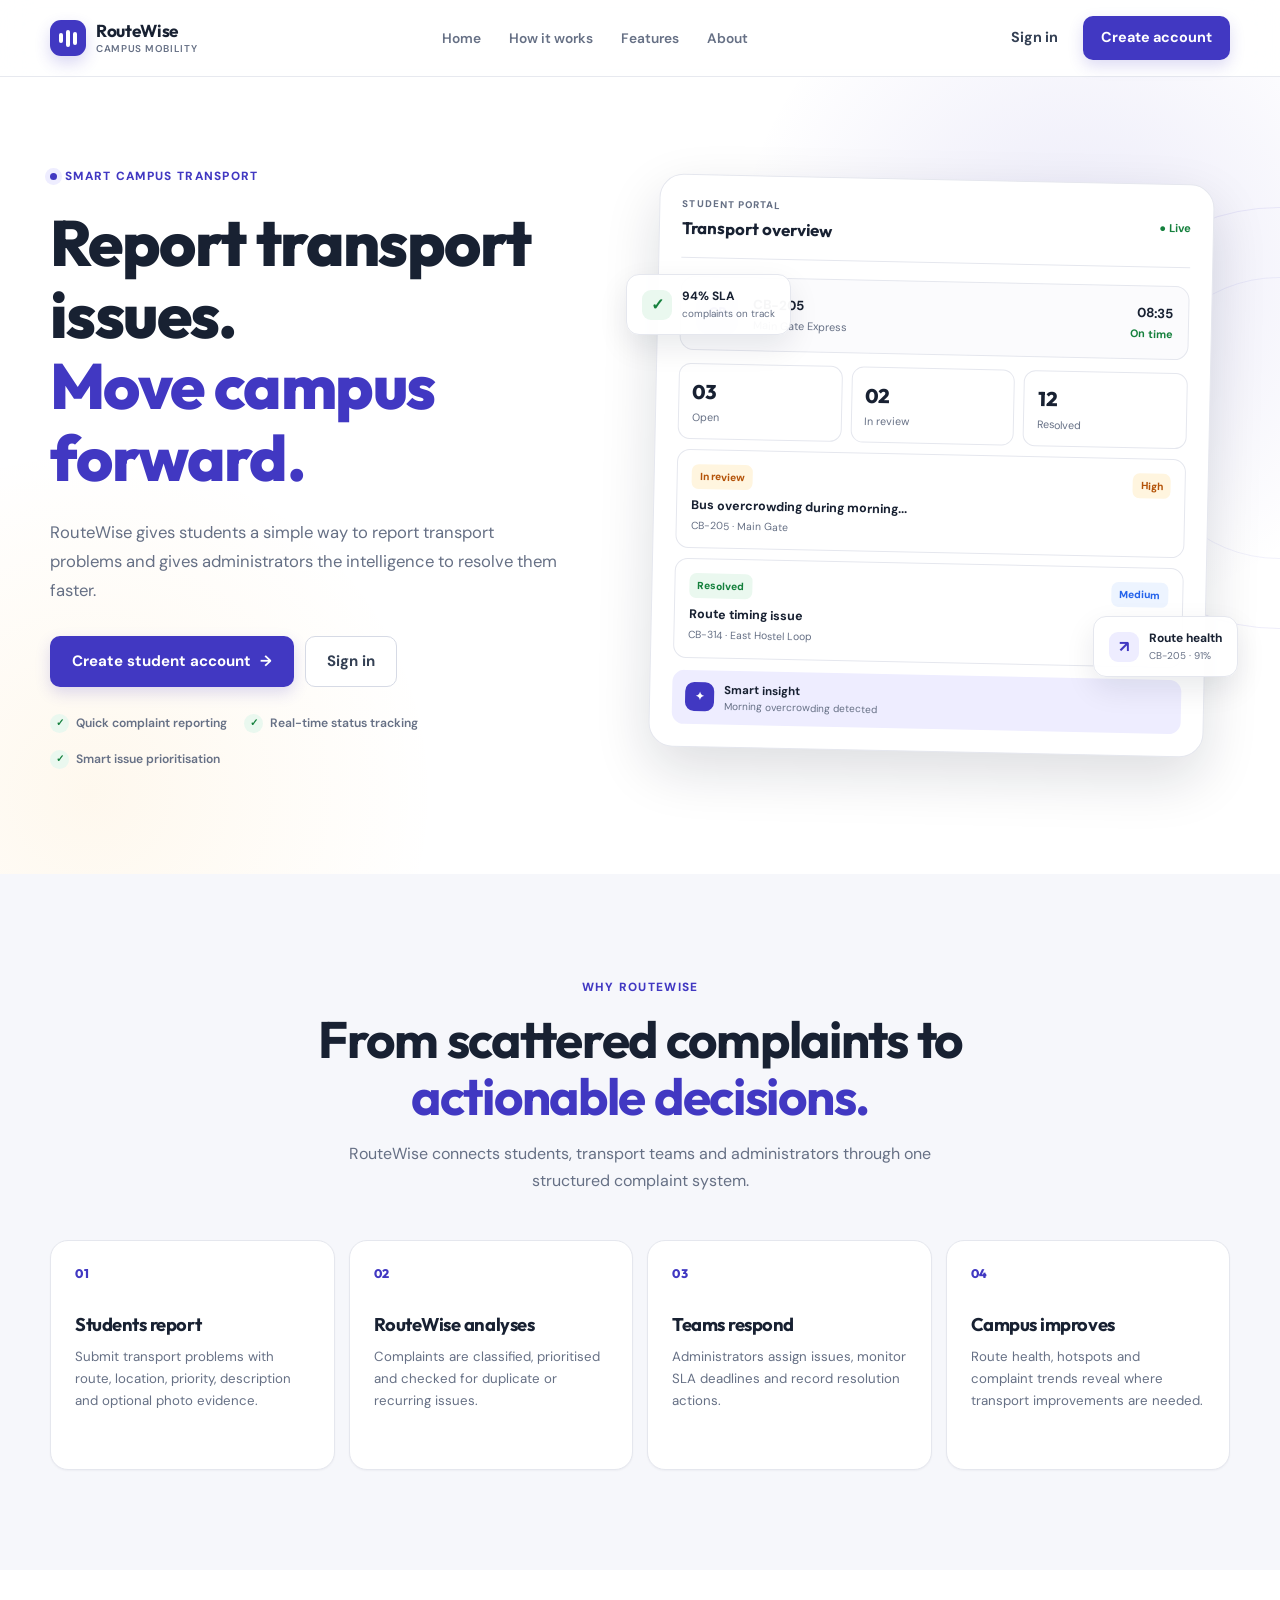
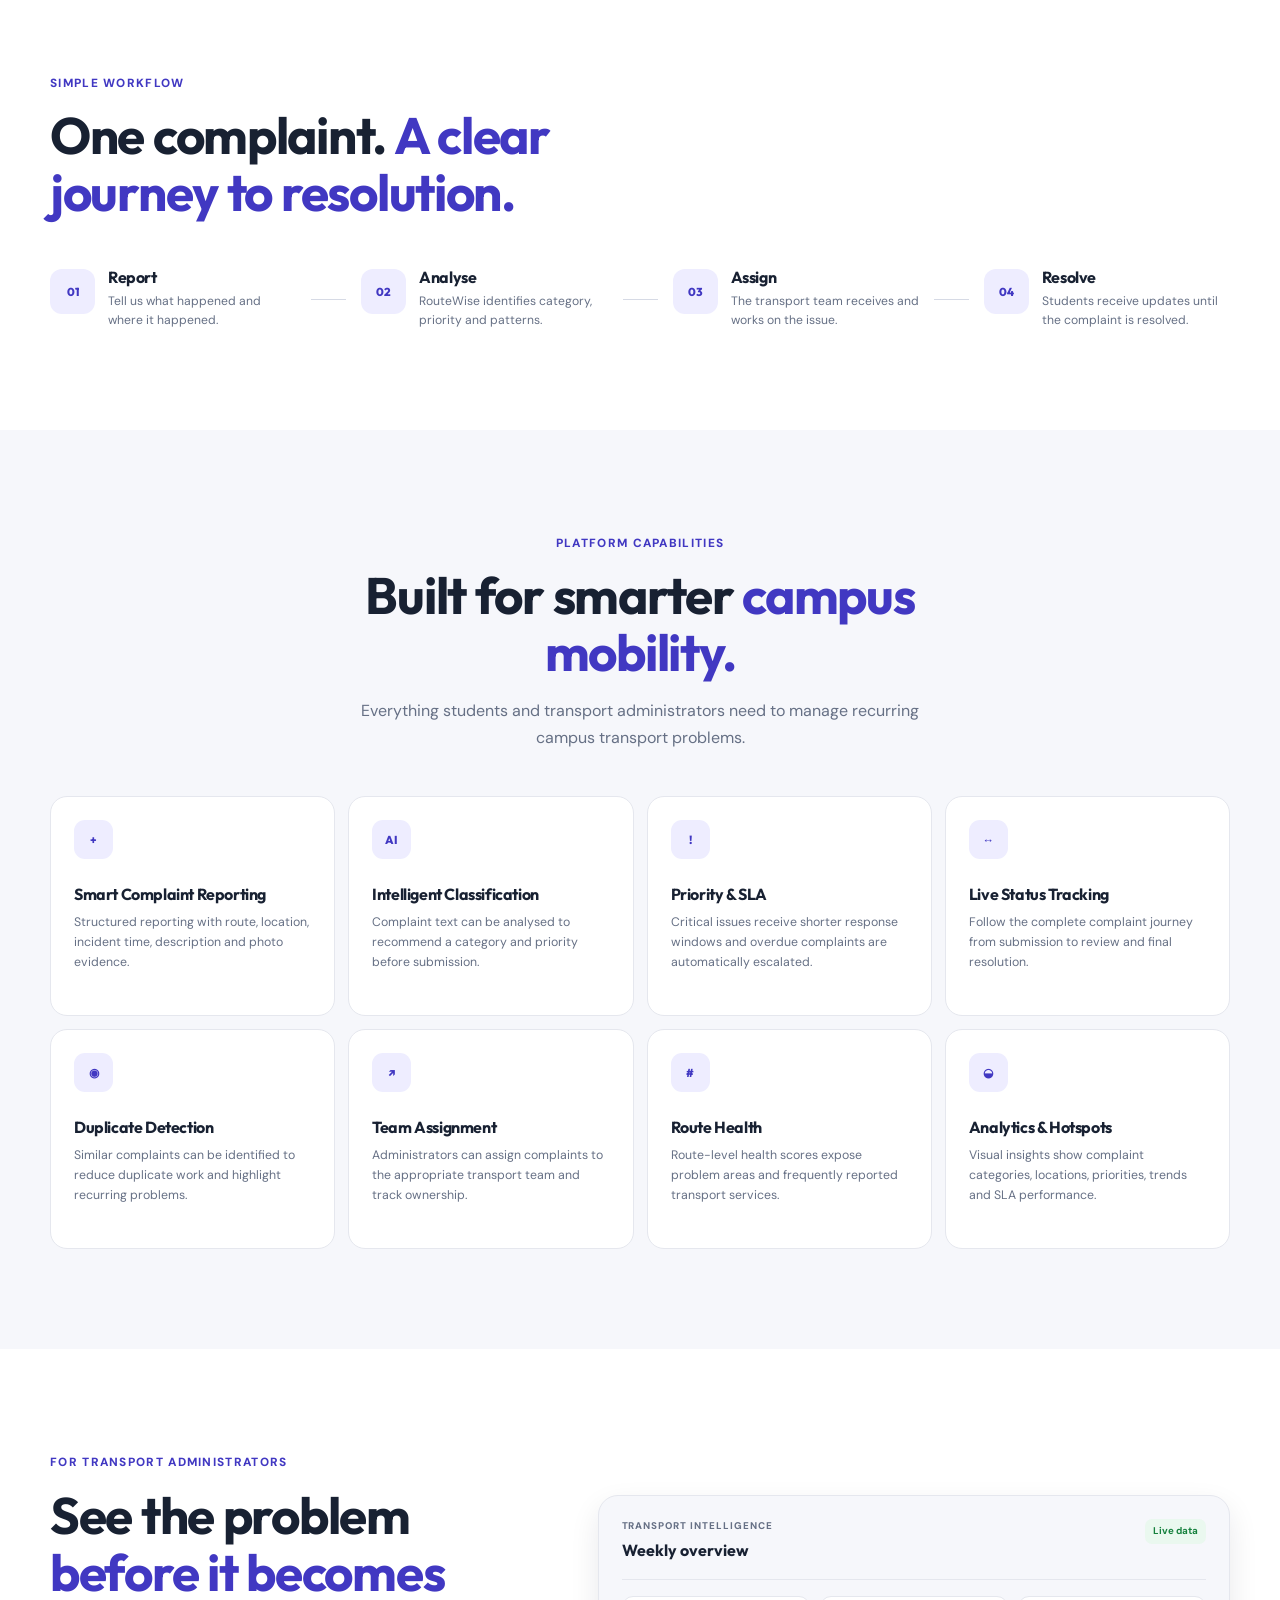
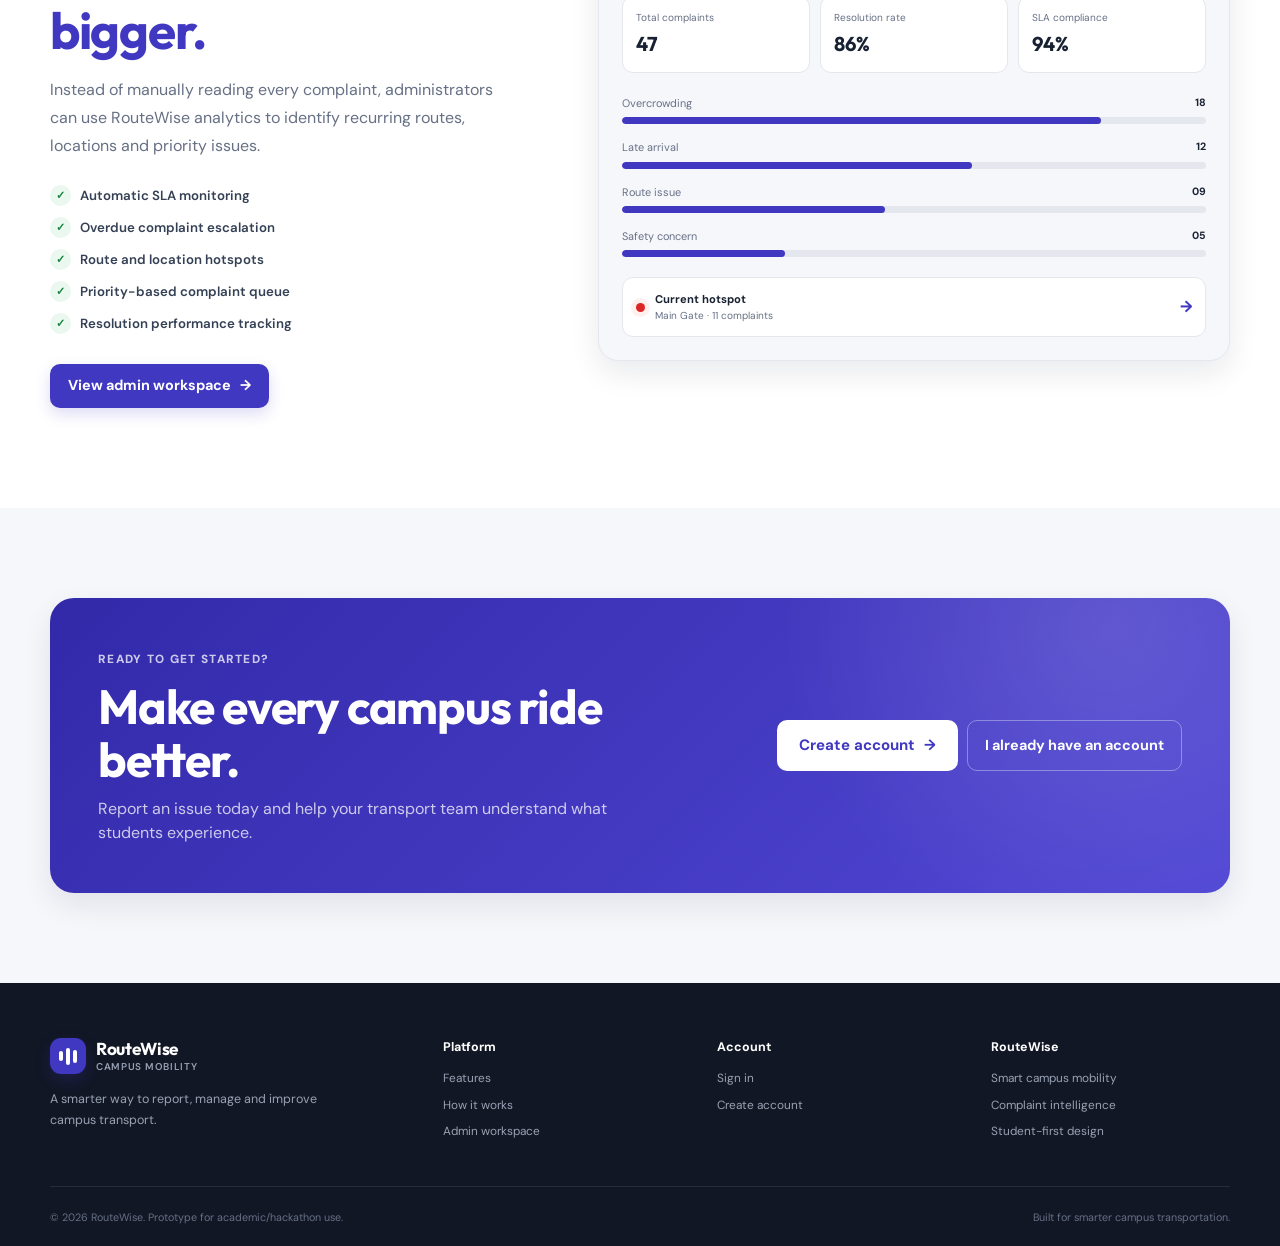
<file: index.html>
<!doctype html>
<html lang="en">
<head>
  <meta charset="utf-8">
  <meta name="viewport" content="width=device-width, initial-scale=1">

  <meta
    name="description"
    content="RouteWise - Smart campus transport complaint management system"
  >

  <meta
    name="theme-color"
    content="#4138c2"
  >

  <title>RouteWise | Smart Campus Transport</title>

  <!-- Google Fonts -->
  <link rel="preconnect" href="https://fonts.googleapis.com">
  <link rel="preconnect" href="https://fonts.gstatic.com" crossorigin>

  <link
    href="https://fonts.googleapis.com/css2?family=DM+Sans:wght@400;500;600;700&family=Outfit:wght@500;600;700;800&display=swap"
    rel="stylesheet"
  >

  <!-- Main stylesheet -->
  <link rel="stylesheet" href="styles.css">
</head>

<body class="landing-page" data-page="home">

  <!-- =========================================================
       NAVIGATION
       ========================================================= -->

  <header class="site-header">

    <div class="container nav-container">

      <!-- Brand -->
      <a href="index.html" class="brand" aria-label="RouteWise Home">

        <span class="brand-mark" aria-hidden="true">
          <span></span>
          <span></span>
          <span></span>
        </span>

        <span class="brand-text">
          <strong>RouteWise</strong>
          <small>Campus Mobility</small>
        </span>

      </a>


      <!-- Desktop Navigation -->
      <nav class="main-nav" aria-label="Main navigation">

        <a href="#home">Home</a>

        <a href="#how-it-works">How it works</a>

        <a href="#features">Features</a>

        <a href="#about">About</a>

      </nav>


      <!-- Navigation Actions -->
      <div class="nav-actions">

        <button
          type="button"
          class="btn btn-ghost"
          data-open-auth="login"
        >
          Sign in
        </button>

        <button
          type="button"
          class="btn btn-primary"
          data-open-auth="register"
        >
          Create account
        </button>

      </div>


      <!-- Mobile Menu Button -->
      <button
        type="button"
        class="mobile-menu-btn"
        id="mobileMenuBtn"
        aria-label="Open navigation menu"
        aria-expanded="false"
      >
        <span></span>
        <span></span>
        <span></span>
      </button>

    </div>

  </header>


  <!-- =========================================================
       MOBILE NAVIGATION
       ========================================================= -->

  <div class="mobile-nav" id="mobileNav">

    <a href="#home">Home</a>

    <a href="#how-it-works">How it works</a>

    <a href="#features">Features</a>

    <a href="#about">About</a>

    <button
      type="button"
      class="btn btn-ghost"
      data-open-auth="login"
    >
      Sign in
    </button>

    <button
      type="button"
      class="btn btn-primary"
      data-open-auth="register"
    >
      Create account
    </button>

  </div>


  <!-- =========================================================
       HERO SECTION
       ========================================================= -->

  <main id="home">

    <section class="hero-section">

      <div class="container hero-grid">

        <!-- Hero Content -->
        <div class="hero-content">

          <div class="eyebrow">
            <span class="eyebrow-dot"></span>
            Smart Campus Transport
          </div>


          <h1>
            Report transport issues.
            <span>Move campus forward.</span>
          </h1>


          <p class="hero-description">
            RouteWise gives students a simple way to report transport
            problems and gives administrators the intelligence to
            resolve them faster.
          </p>


          <!-- Hero Actions -->
          <div class="hero-actions">

            <button
              type="button"
              class="btn btn-primary btn-large"
              data-open-auth="register"
            >
              Create student account
              <span aria-hidden="true">→</span>
            </button>

            <button
              type="button"
              class="btn btn-outline btn-large"
              data-open-auth="login"
            >
              Sign in
            </button>

          </div>


          <!-- Trust Points -->
          <div class="hero-trust">

            <div class="trust-item">
              <span class="trust-icon">✓</span>
              <span>Quick complaint reporting</span>
            </div>

            <div class="trust-item">
              <span class="trust-icon">✓</span>
              <span>Real-time status tracking</span>
            </div>

            <div class="trust-item">
              <span class="trust-icon">✓</span>
              <span>Smart issue prioritisation</span>
            </div>

          </div>

        </div>


        <!-- =====================================================
             HERO DASHBOARD PREVIEW
             ===================================================== -->

        <div class="hero-visual">

          <div class="dashboard-preview">

            <!-- Preview Header -->
            <div class="preview-header">

              <div>

                <span class="preview-label">
                  STUDENT PORTAL
                </span>

                <strong>
                  Transport overview
                </strong>

              </div>

              <span class="preview-status">
                ● Live
              </span>

            </div>


            <!-- Route Status -->
            <div class="preview-route">

              <div class="route-icon">
                CB
              </div>

              <div class="route-info">

                <strong>
                  CB-205
                </strong>

                <span>
                  Main Gate Express
                </span>

              </div>

              <div class="route-time">

                <strong>
                  08:35
                </strong>

                <span>
                  On time
                </span>

              </div>

            </div>


            <!-- Preview Metrics -->
            <div class="preview-metrics">

              <div class="preview-metric">

                <span class="metric-number">
                  03
                </span>

                <span class="metric-label">
                  Open
                </span>

              </div>


              <div class="preview-metric">

                <span class="metric-number">
                  02
                </span>

                <span class="metric-label">
                  In review
                </span>

              </div>


              <div class="preview-metric">

                <span class="metric-number">
                  12
                </span>

                <span class="metric-label">
                  Resolved
                </span>

              </div>

            </div>


            <!-- Preview Complaint -->
            <div class="preview-complaint">

              <div class="preview-complaint-top">

                <span class="status-pill review">
                  In review
                </span>

                <span class="priority high">
                  High
                </span>

              </div>

              <strong>
                Bus overcrowding during morning...
              </strong>

              <span>
                CB-205 · Main Gate
              </span>

            </div>


            <!-- Preview Complaint 2 -->
            <div class="preview-complaint">

              <div class="preview-complaint-top">

                <span class="status-pill resolved">
                  Resolved
                </span>

                <span class="priority medium">
                  Medium
                </span>

              </div>

              <strong>
                Route timing issue
              </strong>

              <span>
                CB-314 · East Hostel Loop
              </span>

            </div>


            <!-- Intelligence Badge -->
            <div class="preview-ai">

              <div class="preview-ai-icon">
                ✦
              </div>

              <div>

                <strong>
                  Smart insight
                </strong>

                <span>
                  Morning overcrowding detected
                </span>

              </div>

            </div>

          </div>


          <!-- Floating SLA Card -->
          <div class="floating-card floating-sla">

            <span class="floating-icon">
              ✓
            </span>

            <div>

              <strong>
                94% SLA
              </strong>

              <small>
                complaints on track
              </small>

            </div>

          </div>


          <!-- Floating Route Card -->
          <div class="floating-card floating-route">

            <span class="floating-icon">
              ↗
            </span>

            <div>

              <strong>
                Route health
              </strong>

              <small>
                CB-205 · 91%
              </small>

            </div>

          </div>

        </div>

      </div>

    </section>


    <!-- =========================================================
         PROBLEM / VALUE SECTION
         ========================================================= -->

    <section class="value-section" id="about">

      <div class="container">

        <div class="section-heading centered">

          <span class="eyebrow">
            WHY ROUTEWISE
          </span>

          <h2>
            From scattered complaints to
            <span>actionable decisions.</span>
          </h2>

          <p>
            RouteWise connects students, transport teams and
            administrators through one structured complaint system.
          </p>

        </div>


        <div class="value-grid">

          <article class="value-card">

            <div class="value-number">
              01
            </div>

            <h3>
              Students report
            </h3>

            <p>
              Submit transport problems with route, location,
              priority, description and optional photo evidence.
            </p>

          </article>


          <article class="value-card">

            <div class="value-number">
              02
            </div>

            <h3>
              RouteWise analyses
            </h3>

            <p>
              Complaints are classified, prioritised and checked
              for duplicate or recurring issues.
            </p>

          </article>


          <article class="value-card">

            <div class="value-number">
              03
            </div>

            <h3>
              Teams respond
            </h3>

            <p>
              Administrators assign issues, monitor SLA deadlines
              and record resolution actions.
            </p>

          </article>


          <article class="value-card">

            <div class="value-number">
              04
            </div>

            <h3>
              Campus improves
            </h3>

            <p>
              Route health, hotspots and complaint trends reveal
              where transport improvements are needed.
            </p>

          </article>

        </div>

      </div>

    </section>


    <!-- =========================================================
         HOW IT WORKS
         ========================================================= -->

    <section class="how-section" id="how-it-works">

      <div class="container">

        <div class="section-heading">

          <span class="eyebrow">
            SIMPLE WORKFLOW
          </span>

          <h2>
            One complaint.
            <span>A clear journey to resolution.</span>
          </h2>

        </div>


        <div class="workflow">

          <div class="workflow-step">

            <div class="workflow-icon">
              01
            </div>

            <div>

              <h3>
                Report
              </h3>

              <p>
                Tell us what happened and where it happened.
              </p>

            </div>

          </div>


          <div class="workflow-line"></div>


          <div class="workflow-step">

            <div class="workflow-icon">
              02
            </div>

            <div>

              <h3>
                Analyse
              </h3>

              <p>
                RouteWise identifies category, priority and patterns.
              </p>

            </div>

          </div>


          <div class="workflow-line"></div>


          <div class="workflow-step">

            <div class="workflow-icon">
              03
            </div>

            <div>

              <h3>
                Assign
              </h3>

              <p>
                The transport team receives and works on the issue.
              </p>

            </div>

          </div>


          <div class="workflow-line"></div>


          <div class="workflow-step">

            <div class="workflow-icon">
              04
            </div>

            <div>

              <h3>
                Resolve
              </h3>

              <p>
                Students receive updates until the complaint is resolved.
              </p>

            </div>

          </div>

        </div>

      </div>

    </section>


    <!-- =========================================================
         FEATURES
         ========================================================= -->

    <section class="features-section" id="features">

      <div class="container">

        <div class="section-heading centered">

          <span class="eyebrow">
            PLATFORM CAPABILITIES
          </span>

          <h2>
            Built for smarter
            <span>campus mobility.</span>
          </h2>

          <p>
            Everything students and transport administrators need
            to manage recurring campus transport problems.
          </p>

        </div>


        <div class="feature-grid">

          <!-- Feature 1 -->
          <article class="feature-card">

            <div class="feature-icon">
              +
            </div>

            <h3>
              Smart Complaint Reporting
            </h3>

            <p>
              Structured reporting with route, location, incident
              time, description and photo evidence.
            </p>

          </article>


          <!-- Feature 2 -->
          <article class="feature-card">

            <div class="feature-icon">
              AI
            </div>

            <h3>
              Intelligent Classification
            </h3>

            <p>
              Complaint text can be analysed to recommend a category
              and priority before submission.
            </p>

          </article>


          <!-- Feature 3 -->
          <article class="feature-card">

            <div class="feature-icon">
              !
            </div>

            <h3>
              Priority & SLA
            </h3>

            <p>
              Critical issues receive shorter response windows and
              overdue complaints are automatically escalated.
            </p>

          </article>


          <!-- Feature 4 -->
          <article class="feature-card">

            <div class="feature-icon">
              ↔
            </div>

            <h3>
              Live Status Tracking
            </h3>

            <p>
              Follow the complete complaint journey from submission
              to review and final resolution.
            </p>

          </article>


          <!-- Feature 5 -->
          <article class="feature-card">

            <div class="feature-icon">
              ◉
            </div>

            <h3>
              Duplicate Detection
            </h3>

            <p>
              Similar complaints can be identified to reduce duplicate
              work and highlight recurring problems.
            </p>

          </article>


          <!-- Feature 6 -->
          <article class="feature-card">

            <div class="feature-icon">
              ↗
            </div>

            <h3>
              Team Assignment
            </h3>

            <p>
              Administrators can assign complaints to the appropriate
              transport team and track ownership.
            </p>

          </article>


          <!-- Feature 7 -->
          <article class="feature-card">

            <div class="feature-icon">
              #
            </div>

            <h3>
              Route Health
            </h3>

            <p>
              Route-level health scores expose problem areas and
              frequently reported transport services.
            </p>

          </article>


          <!-- Feature 8 -->
          <article class="feature-card">

            <div class="feature-icon">
              ◒
            </div>

            <h3>
              Analytics & Hotspots
            </h3>

            <p>
              Visual insights show complaint categories, locations,
              priorities, trends and SLA performance.
            </p>

          </article>

        </div>

      </div>

    </section>


    <!-- =========================================================
         ADMIN INTELLIGENCE SECTION
         ========================================================= -->

    <section class="intelligence-section">

      <div class="container intelligence-grid">

        <div class="intelligence-content">

          <span class="eyebrow">
            FOR TRANSPORT ADMINISTRATORS
          </span>

          <h2>
            See the problem
            <span>before it becomes bigger.</span>
          </h2>

          <p>
            Instead of manually reading every complaint, administrators
            can use RouteWise analytics to identify recurring routes,
            locations and priority issues.
          </p>


          <ul class="check-list">

            <li>
              <span>✓</span>
              Automatic SLA monitoring
            </li>

            <li>
              <span>✓</span>
              Overdue complaint escalation
            </li>

            <li>
              <span>✓</span>
              Route and location hotspots
            </li>

            <li>
              <span>✓</span>
              Priority-based complaint queue
            </li>

            <li>
              <span>✓</span>
              Resolution performance tracking
            </li>

          </ul>


          <a
            href="admin.html"
            class="btn btn-primary"
          >
            View admin workspace
            <span aria-hidden="true">→</span>
          </a>

        </div>


        <!-- Analytics Preview -->
        <div class="analytics-preview">

          <div class="analytics-header">

            <div>

              <span>
                TRANSPORT INTELLIGENCE
              </span>

              <strong>
                Weekly overview
              </strong>

            </div>

            <span class="analytics-live">
              Live data
            </span>

          </div>


          <div class="analytics-stats">

            <div>

              <span>
                Total complaints
              </span>

              <strong>
                47
              </strong>

            </div>

            <div>

              <span>
                Resolution rate
              </span>

              <strong>
                86%
              </strong>

            </div>

            <div>

              <span>
                SLA compliance
              </span>

              <strong>
                94%
              </strong>

            </div>

          </div>


          <div class="analytics-bars">

            <div class="bar-row">

              <div class="bar-label">
                <span>Overcrowding</span>
                <strong>18</strong>
              </div>

              <div class="bar">
                <span style="width: 82%;"></span>
              </div>

            </div>


            <div class="bar-row">

              <div class="bar-label">
                <span>Late arrival</span>
                <strong>12</strong>
              </div>

              <div class="bar">
                <span style="width: 60%;"></span>
              </div>

            </div>


            <div class="bar-row">

              <div class="bar-label">
                <span>Route issue</span>
                <strong>09</strong>
              </div>

              <div class="bar">
                <span style="width: 45%;"></span>
              </div>

            </div>


            <div class="bar-row">

              <div class="bar-label">
                <span>Safety concern</span>
                <strong>05</strong>
              </div>

              <div class="bar">
                <span style="width: 28%;"></span>
              </div>

            </div>

          </div>


          <div class="hotspot-preview">

            <span class="hotspot-dot"></span>

            <div>

              <strong>
                Current hotspot
              </strong>

              <span>
                Main Gate · 11 complaints
              </span>

            </div>

            <span class="hotspot-arrow">
              →
            </span>

          </div>

        </div>

      </div>

    </section>


    <!-- =========================================================
         CTA
         ========================================================= -->

    <section class="cta-section">

      <div class="container">

        <div class="cta-card">

          <div>

            <span class="eyebrow">
              READY TO GET STARTED?
            </span>

            <h2>
              Make every campus ride better.
            </h2>

            <p>
              Report an issue today and help your transport team
              understand what students experience.
            </p>

          </div>


          <div class="cta-actions">

            <button
              type="button"
              class="btn btn-white btn-large"
              data-open-auth="register"
            >
              Create account
              <span aria-hidden="true">→</span>
            </button>

            <button
              type="button"
              class="btn btn-outline-light"
              data-open-auth="login"
            >
              I already have an account
            </button>

          </div>

        </div>

      </div>

    </section>

  </main>


  <!-- =========================================================
       FOOTER
       ========================================================= -->

  <footer class="site-footer" id="footer">

    <div class="container footer-grid">

      <div class="footer-brand">

        <a href="index.html" class="brand">

          <span class="brand-mark" aria-hidden="true">
            <span></span>
            <span></span>
            <span></span>
          </span>

          <span class="brand-text">
            <strong>RouteWise</strong>
            <small>Campus Mobility</small>
          </span>

        </a>

        <p>
          A smarter way to report, manage and improve campus transport.
        </p>

      </div>


      <div class="footer-links">

        <strong>
          Platform
        </strong>

        <a href="#features">
          Features
        </a>

        <a href="#how-it-works">
          How it works
        </a>

        <a href="admin.html">
          Admin workspace
        </a>

      </div>


      <div class="footer-links">

        <strong>
          Account
        </strong>

        <button
          type="button"
          data-open-auth="login"
        >
          Sign in
        </button>

        <button
          type="button"
          data-open-auth="register"
        >
          Create account
        </button>

      </div>


      <div class="footer-links">

        <strong>
          RouteWise
        </strong>

        <span>
          Smart campus mobility
        </span>

        <span>
          Complaint intelligence
        </span>

        <span>
          Student-first design
        </span>

      </div>

    </div>


    <div class="container footer-bottom">

      <span>
        © 2026 RouteWise. Prototype for academic/hackathon use.
      </span>

      <span>
        Built for smarter campus transportation.
      </span>

    </div>

  </footer>


  <!-- =========================================================
       AUTHENTICATION MODAL
       ========================================================= -->

  <dialog
    class="auth-dialog"
    id="authDialog"
    aria-labelledby="authDialogTitle"
  >

    <div class="auth-modal">

      <!-- Modal Header -->
      <div class="auth-header">

        <div>

          <span class="eyebrow">
            ROUTEWISE ACCOUNT
          </span>

          <h2 id="authDialogTitle">
            Welcome back
          </h2>

        </div>


        <button
          type="button"
          class="modal-close"
          id="closeAuth"
          aria-label="Close authentication dialog"
        >
          ×
        </button>

      </div>


      <!-- =====================================================
           LOGIN PANEL
           ===================================================== -->

      <section
        id="loginPanel"
        class="auth-panel"
      >

        <p class="auth-subtitle">
          Sign in to track complaints and report transport issues.
        </p>


        <form
          id="loginForm"
          novalidate
        >

          <div class="form-group">

            <label for="loginEmail">
              College email
            </label>

            <input
              type="email"
              id="loginEmail"
              name="email"
              placeholder="yourname@college.edu"
              autocomplete="email"
              required
            >

          </div>


          <div class="form-group">

            <label for="loginPassword">
              Password
            </label>

            <input
              type="password"
              id="loginPassword"
              name="password"
              placeholder="Enter your password"
              autocomplete="current-password"
              minlength="6"
              required
            >

          </div>


          <div class="auth-options">

            <label class="checkbox-label">

              <input
                type="checkbox"
                id="rememberLogin"
                name="remember"
              >

              <span>
                Remember me
              </span>

            </label>

          </div>


          <button
            type="submit"
            class="btn btn-primary btn-full"
          >
            Sign in
            <span aria-hidden="true">→</span>
          </button>

        </form>


        <div
          class="auth-divider"
          aria-hidden="true"
        >
          <span>or</span>
        </div>


        <p class="auth-switch">

          New to RouteWise?

          <button
            type="button"
            data-auth-switch="register"
          >
            Create an account
          </button>

        </p>

      </section>


      <!-- =====================================================
           REGISTER PANEL
           ===================================================== -->

      <section
        id="registerPanel"
        class="auth-panel hidden"
      >

        <p class="auth-subtitle">
          Create your student account to report and track transport issues.
        </p>


        <form
          id="registerForm"
          novalidate
        >

          <div class="form-group">

            <label for="registerName">
              Full name
            </label>

            <input
              type="text"
              id="registerName"
              name="name"
              placeholder="Enter your full name"
              autocomplete="name"
              minlength="2"
              maxlength="80"
              required
            >

          </div>


          <div class="form-group">

            <label for="registerEmail">
              College email
            </label>

            <input
              type="email"
              id="registerEmail"
              name="email"
              placeholder="yourname@college.edu"
              autocomplete="email"
              required
            >

            <small class="field-hint">
              Use your active college email address.
            </small>

          </div>


          <div class="form-group">

            <label for="registerPhone">
              Phone number
            </label>

            <input
              type="tel"
              id="registerPhone"
              name="phone"
              placeholder="10-digit mobile number"
              autocomplete="tel"
              inputmode="numeric"
              maxlength="10"
              required
            >

          </div>


          <div class="form-group">

            <label for="registerPassword">
              Password
            </label>

            <input
              type="password"
              id="registerPassword"
              name="password"
              placeholder="Create a password"
              autocomplete="new-password"
              minlength="6"
              required
            >

            <small class="field-hint">
              Minimum 6 characters.
            </small>

          </div>


          <div class="form-group">

            <label for="registerPasswordConfirm">
              Confirm password
            </label>

            <input
              type="password"
              id="registerPasswordConfirm"
              name="passwordConfirm"
              placeholder="Re-enter your password"
              autocomplete="new-password"
              minlength="6"
              required
            >

          </div>


          <label class="checkbox-label terms-checkbox">

            <input
              type="checkbox"
              id="acceptTerms"
              name="terms"
              required
            >

            <span>
              I agree to use RouteWise responsibly and provide
              accurate complaint information.
            </span>

          </label>


          <button
            type="submit"
            class="btn btn-primary btn-full"
          >
            Create student account
            <span aria-hidden="true">→</span>
          </button>

        </form>


        <p class="auth-switch">

          Already have an account?

          <button
            type="button"
            data-auth-switch="login"
          >
            Sign in
          </button>

        </p>

      </section>


      <!-- =====================================================
           AUTH MESSAGE
           ===================================================== -->

      <div
        id="authMessage"
        class="form-message"
        role="alert"
        aria-live="polite"
      ></div>

    </div>

  </dialog>


  <!-- =========================================================
       ACCESSIBILITY / NOSCRIPT MESSAGE
       ========================================================= -->

  <noscript>

    <div class="noscript-message">
      RouteWise requires JavaScript for account authentication
      and complaint management features.
    </div>

  </noscript>


  <!-- Main application logic -->
  <script src="app.js"></script>

</body>
</html>
</file>
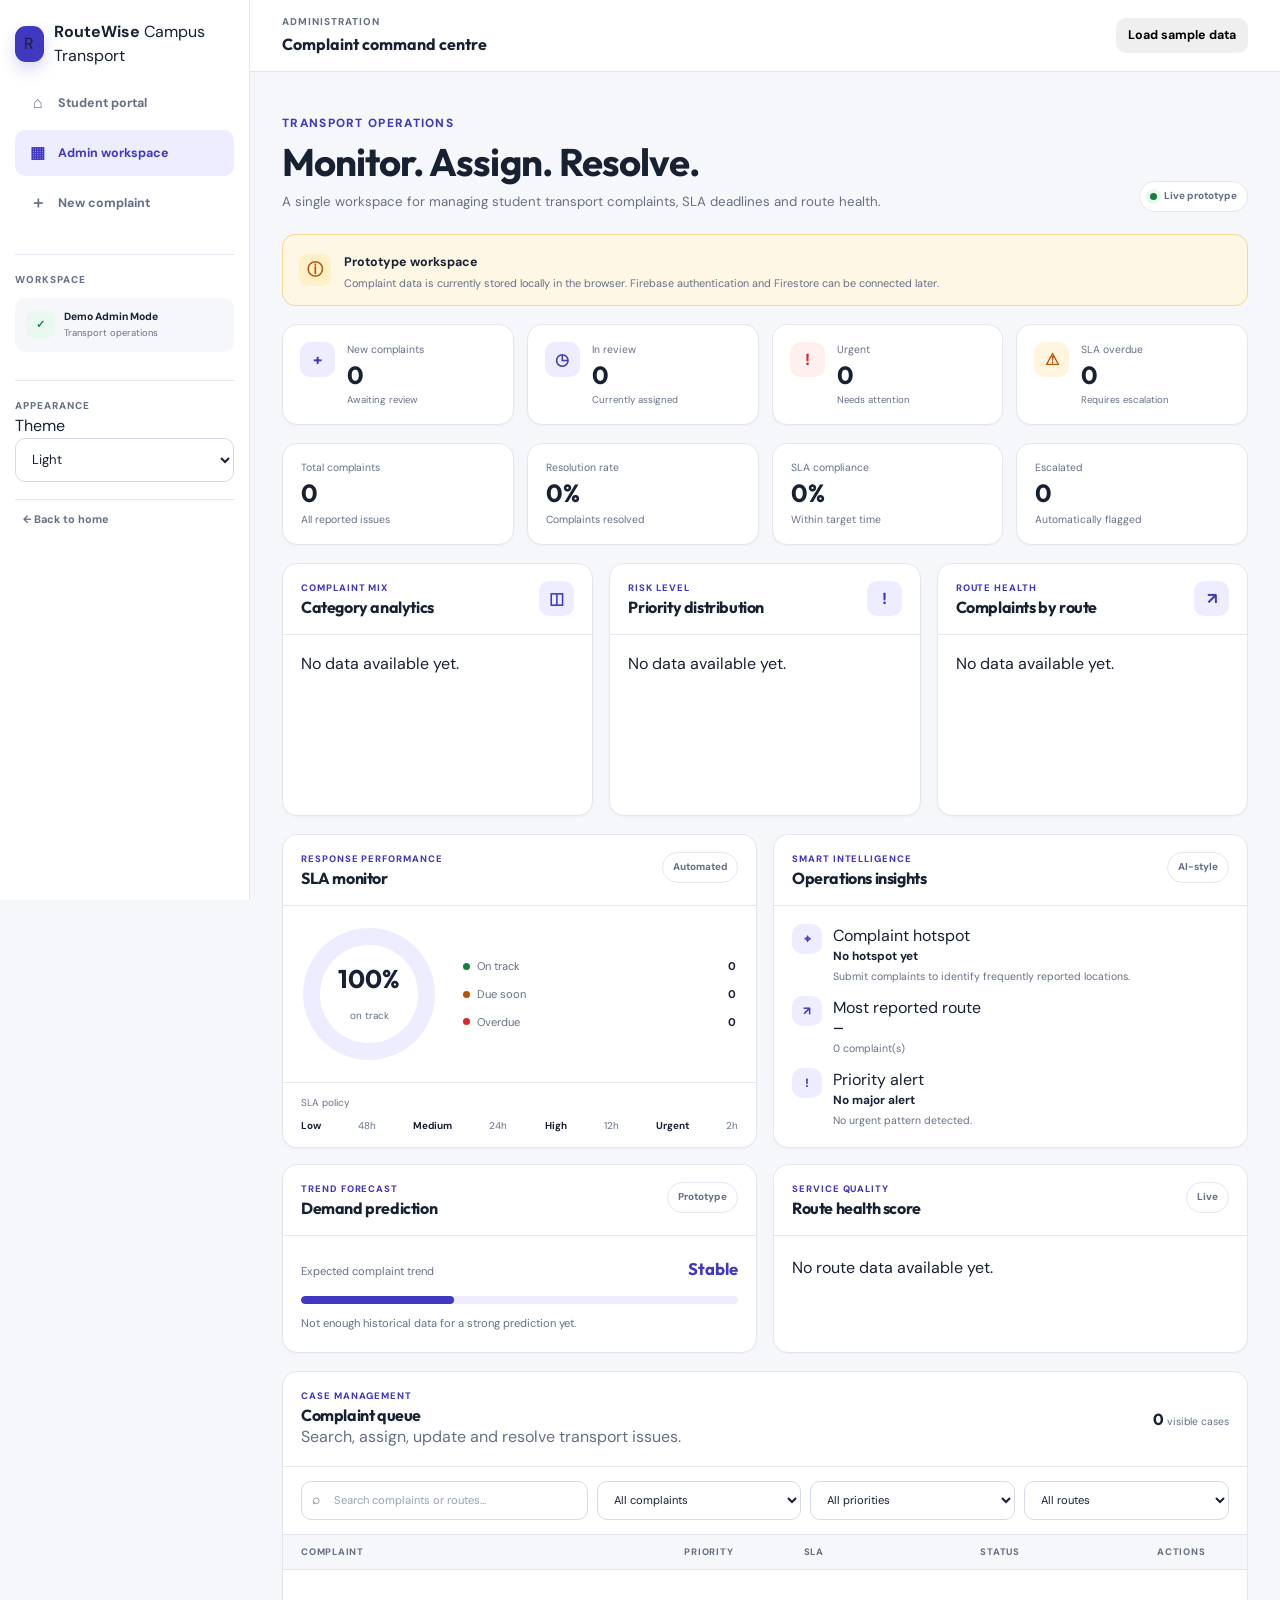
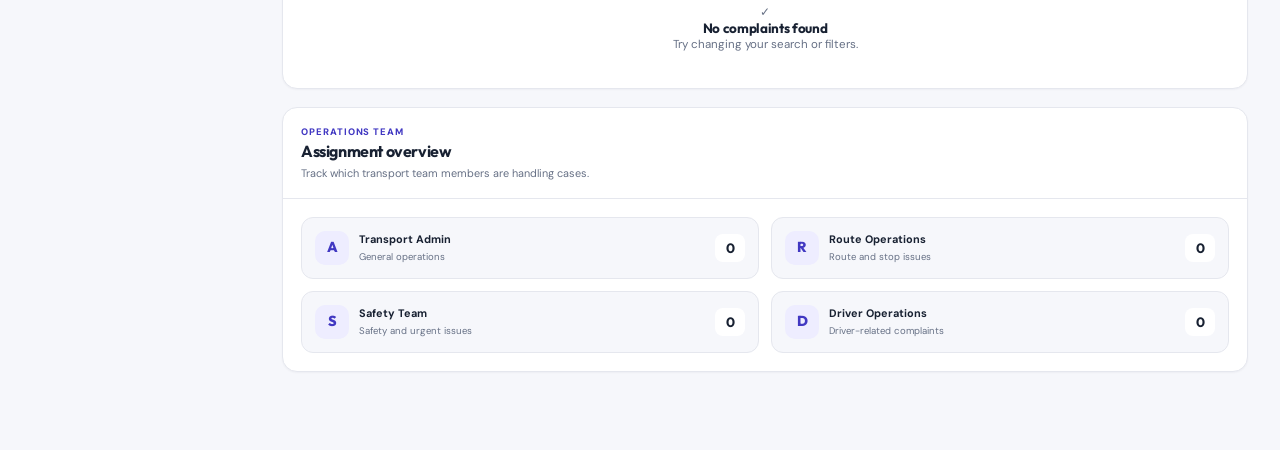
<file: admin.html>
<!doctype html>
<html lang="en">
<head>
  <meta charset="utf-8">
  <meta name="viewport" content="width=device-width, initial-scale=1">

  <title>Admin Workspace | RouteWise</title>

  <meta
    name="description"
    content="RouteWise transport complaint command centre for campus administrators."
  >

  <link rel="preconnect" href="https://fonts.googleapis.com">
  <link rel="preconnect" href="https://fonts.gstatic.com" crossorigin>

  <link
    href="https://fonts.googleapis.com/css2?family=DM+Sans:wght@400;500;600;700&family=Outfit:wght@500;600;700&display=swap"
    rel="stylesheet"
  >

  <link rel="stylesheet" href="styles.css">

</head>


<body class="app-page admin-page" data-page="admin">


  <!-- =====================================================
       MOBILE SIDEBAR OVERLAY
       ===================================================== -->

  <div
    id="sidebarOverlay"
    class="sidebar-overlay"
  ></div>


  <!-- =====================================================
       SIDEBAR
       ===================================================== -->

  <aside class="sidebar" id="sidebar">

    <div class="brand">

      <div class="brand-mark">
        R
      </div>

      <div>
        <strong>RouteWise</strong>
        <span>Campus Transport</span>
      </div>

    </div>


    <nav class="nav">

      <a
        href="dashboard.html"
        class="nav-item"
      >
        <span class="nav-icon">⌂</span>
        <span>Student portal</span>
      </a>


      <a
        href="admin.html"
        class="nav-item active"
      >
        <span class="nav-icon">▦</span>
        <span>Admin workspace</span>
      </a>


      <a
        href="complaint.html"
        class="nav-item"
      >
        <span class="nav-icon">＋</span>
        <span>New complaint</span>
      </a>

    </nav>


    <!-- Admin mode -->

    <div class="sidebar-section">

      <div class="sidebar-label">
        Workspace
      </div>

      <div class="admin-mode-card">

        <div class="admin-mode-icon">
          ✓
        </div>

        <div>
          <strong>Demo Admin Mode</strong>

          <span>
            Transport operations
          </span>
        </div>

      </div>

    </div>


    <!-- Theme -->

    <div class="sidebar-section">

      <div class="sidebar-label">
        Appearance
      </div>

      <div class="theme-control">

        <label for="themeSelect">
          Theme
        </label>

        <select id="themeSelect">

          <option value="light">
            Light
          </option>

          <option value="dark">
            Dark
          </option>

          <option value="blue">
            Blue
          </option>

          <option value="green">
            Green
          </option>

        </select>

      </div>

    </div>


    <a
      href="index.html"
      class="sidebar-home"
    >
      ← Back to home
    </a>

  </aside>


  <!-- =====================================================
       MAIN
       ===================================================== -->

  <main class="main">


    <!-- ===================================================
         TOPBAR
         =================================================== -->

    <header class="topbar">

      <button
        type="button"
        class="mobile-menu"
        id="mobileMenuButton"
        aria-label="Open menu"
      >
        ☰
      </button>


      <div class="topbar-title">

        <span>
          ADMINISTRATION
        </span>

        <strong>
          Complaint command centre
        </strong>

      </div>


      <div class="topbar-actions">

        <button
          type="button"
          class="btn btn-secondary btn-small"
          id="loadAdminSample"
        >
          Load sample data
        </button>

      </div>

    </header>


    <!-- ===================================================
         PAGE CONTENT
         =================================================== -->

    <section class="page-content">


      <!-- =================================================
           HEADER
           ================================================= -->

      <div class="admin-page-heading">

        <div>

          <div class="eyebrow">
            TRANSPORT OPERATIONS
          </div>

          <h1>
            Monitor. Assign. Resolve.
          </h1>

          <p>
            A single workspace for managing student transport
            complaints, SLA deadlines and route health.
          </p>

        </div>


        <div class="admin-live-indicator">

          <span></span>

          Live prototype

        </div>

      </div>


      <!-- =================================================
           DEMO NOTICE
           ================================================= -->

      <div class="workspace-notice">

        <div class="workspace-notice-icon">
          ⓘ
        </div>

        <div>

          <strong>
            Prototype workspace
          </strong>

          <p>
            Complaint data is currently stored locally in the browser.
            Firebase authentication and Firestore can be connected later.
          </p>

        </div>

      </div>


      <!-- =================================================
           QUICK STATS
           ================================================= -->

      <section class="admin-stat-grid">


        <div class="admin-stat-card">

          <div class="admin-stat-icon">
            +
          </div>

          <div>

            <span>
              New complaints
            </span>

            <strong id="adminNewCount">
              0
            </strong>

            <small>
              Awaiting review
            </small>

          </div>

        </div>


        <div class="admin-stat-card">

          <div class="admin-stat-icon">
            ◷
          </div>

          <div>

            <span>
              In review
            </span>

            <strong id="adminReviewCount">
              0
            </strong>

            <small>
              Currently assigned
            </small>

          </div>

        </div>


        <div class="admin-stat-card">

          <div class="admin-stat-icon danger">
            !
          </div>

          <div>

            <span>
              Urgent
            </span>

            <strong id="adminUrgentCount">
              0
            </strong>

            <small>
              Needs attention
            </small>

          </div>

        </div>


        <div class="admin-stat-card">

          <div class="admin-stat-icon warning">
            ⚠
          </div>

          <div>

            <span>
              SLA overdue
            </span>

            <strong id="adminOverdueCount">
              0
            </strong>

            <small>
              Requires escalation
            </small>

          </div>

        </div>

      </section>


      <!-- =================================================
           KPI ANALYTICS
           ================================================= -->

      <section class="analytics-kpi-grid">


        <div class="analytics-kpi">

          <span>
            Total complaints
          </span>

          <strong id="analyticsTotal">
            0
          </strong>

          <small>
            All reported issues
          </small>

        </div>


        <div class="analytics-kpi">

          <span>
            Resolution rate
          </span>

          <strong id="analyticsResolutionRate">
            0%
          </strong>

          <small>
            Complaints resolved
          </small>

        </div>


        <div class="analytics-kpi">

          <span>
            SLA compliance
          </span>

          <strong id="analyticsSlaRate">
            0%
          </strong>

          <small>
            Within target time
          </small>

        </div>


        <div class="analytics-kpi">

          <span>
            Escalated
          </span>

          <strong id="analyticsEscalated">
            0
          </strong>

          <small>
            Automatically flagged
          </small>

        </div>

      </section>


      <!-- =================================================
           ANALYTICS GRID
           ================================================= -->

      <section class="analytics-grid">


        <!-- CATEGORY -->

        <article class="analytics-card">

          <div class="analytics-card-header">

            <div>

              <span class="analytics-label">
                COMPLAINT MIX
              </span>

              <h2>
                Category analytics
              </h2>

            </div>

            <span class="analytics-card-icon">
              ◫
            </span>

          </div>


          <div
            id="categoryChart"
            class="chart-area"
          >
            <!-- Generated by app.js -->
          </div>

        </article>


        <!-- PRIORITY -->

        <article class="analytics-card">

          <div class="analytics-card-header">

            <div>

              <span class="analytics-label">
                RISK LEVEL
              </span>

              <h2>
                Priority distribution
              </h2>

            </div>

            <span class="analytics-card-icon">
              !
            </span>

          </div>


          <div
            id="priorityChart"
            class="chart-area"
          >
            <!-- Generated by app.js -->
          </div>

        </article>


        <!-- ROUTES -->

        <article class="analytics-card">

          <div class="analytics-card-header">

            <div>

              <span class="analytics-label">
                ROUTE HEALTH
              </span>

              <h2>
                Complaints by route
              </h2>

            </div>

            <span class="analytics-card-icon">
              ↗
            </span>

          </div>


          <div
            id="routeChart"
            class="chart-area"
          >
            <!-- Generated by app.js -->
          </div>

        </article>

      </section>


      <!-- =================================================
           INTELLIGENCE SECTION
           ================================================= -->

      <section class="admin-intelligence-grid">


        <!-- SLA -->

        <article class="admin-panel sla-panel">

          <div class="admin-panel-header">

            <div>

              <span class="analytics-label">
                RESPONSE PERFORMANCE
              </span>

              <h2>
                SLA monitor
              </h2>

            </div>

            <span class="panel-status">
              Automated
            </span>

          </div>


          <div class="sla-monitor-body">

            <div
              class="sla-ring"
              id="slaRing"
            >

              <div class="sla-ring-inner">

                <strong id="slaRingValue">
                  0%
                </strong>

                <span>
                  on track
                </span>

              </div>

            </div>


            <div class="sla-breakdown">

              <div class="sla-breakdown-row">

                <div>

                  <span class="sla-dot"></span>

                  On track

                </div>

                <strong id="slaOnTrack">
                  0
                </strong>

              </div>


              <div class="sla-breakdown-row">

                <div>

                  <span class="sla-dot warning"></span>

                  Due soon

                </div>

                <strong id="slaDueSoon">
                  0
                </strong>

              </div>


              <div class="sla-breakdown-row">

                <div>

                  <span class="sla-dot danger"></span>

                  Overdue

                </div>

                <strong id="slaOverdue">
                  0
                </strong>

              </div>

            </div>

          </div>


          <div class="sla-policy">

            <span>
              SLA policy
            </span>

            <div>

              <b>Low</b>
              <span>48h</span>

              <b>Medium</b>
              <span>24h</span>

              <b>High</b>
              <span>12h</span>

              <b>Urgent</b>
              <span>2h</span>

            </div>

          </div>

        </article>


        <!-- SMART INSIGHTS -->

        <article class="admin-panel">

          <div class="admin-panel-header">

            <div>

              <span class="analytics-label">
                SMART INTELLIGENCE
              </span>

              <h2>
                Operations insights
              </h2>

            </div>

            <span class="panel-status">
              AI-style
            </span>

          </div>


          <div class="insight-list">


            <div class="insight-item">

              <div class="insight-icon">
                ⌖
              </div>

              <div>

                <span>
                  Complaint hotspot
                </span>

                <strong id="hotspotLocation">
                  No hotspot yet
                </strong>

                <p id="hotspotDescription">
                  Submit complaints to identify frequently reported locations.
                </p>

              </div>

            </div>


            <div class="insight-item">

              <div class="insight-icon">
                ↗
              </div>

              <div>

                <span>
                  Most reported route
                </span>

                <strong id="mostReportedRoute">
                  —
                </strong>

                <p>
                  <span id="mostReportedRouteCount">
                    0
                  </span>
                  complaint(s)
                </p>

              </div>

            </div>


            <div class="insight-item alert">

              <div class="insight-icon">
                !
              </div>

              <div>

                <span>
                  Priority alert
                </span>

                <strong id="priorityAlert">
                  No major alert
                </strong>

                <p id="priorityAlertDescription">
                  No urgent pattern detected.
                </p>

              </div>

            </div>

          </div>

        </article>


        <!-- TREND PREDICTION -->

        <article class="admin-panel trend-panel">

          <div class="admin-panel-header">

            <div>

              <span class="analytics-label">
                TREND FORECAST
              </span>

              <h2>
                Demand prediction
              </h2>

            </div>

            <span class="panel-status">
              Prototype
            </span>

          </div>


          <div
            id="trendPrediction"
            class="trend-prediction"
          >

            <div class="trend-main">

              <span>
                Expected complaint trend
              </span>

              <strong id="trendDirection">
                Stable
              </strong>

            </div>


            <div class="trend-meter">

              <div
                id="trendMeter"
                class="trend-meter-fill"
              ></div>

            </div>


            <p id="trendDescription">
              Not enough historical data for a strong prediction yet.
            </p>

          </div>

        </article>


        <!-- ROUTE HEALTH SCORE -->

        <article class="admin-panel route-health-panel">

          <div class="admin-panel-header">

            <div>

              <span class="analytics-label">
                SERVICE QUALITY
              </span>

              <h2>
                Route health score
              </h2>

            </div>

            <span class="panel-status">
              Live
            </span>

          </div>


          <div
            id="adminRouteHealth"
            class="admin-route-health"
          >
            <!-- Generated by app.js -->
          </div>

        </article>

      </section>


      <!-- =================================================
           COMPLAINT QUEUE
           ================================================= -->

      <section class="admin-panel complaint-queue-panel">


        <div class="admin-panel-header queue-header">

          <div>

            <span class="analytics-label">
              CASE MANAGEMENT
            </span>

            <h2>
              Complaint queue
            </h2>

            <p>
              Search, assign, update and resolve transport issues.
            </p>

          </div>


          <div class="queue-summary">

            <span id="queueVisibleCount">
              0
            </span>

            visible cases

          </div>

        </div>


        <!-- =================================================
             FILTER BAR
             ================================================= -->

        <div class="admin-toolbar">


          <div class="admin-search-wrap">

            <span>
              ⌕
            </span>

            <input
              type="search"
              id="adminSearch"
              placeholder="Search complaints or routes..."
              autocomplete="off"
            >

          </div>


          <select id="adminFilter">

            <option value="all">
              All complaints
            </option>

            <option value="New">
              New
            </option>

            <option value="In review">
              In review
            </option>

            <option value="Resolved">
              Resolved
            </option>

            <option value="Urgent">
              Urgent
            </option>

            <option value="Overdue">
              SLA overdue
            </option>

            <option value="Escalated">
              Escalated
            </option>

          </select>


          <select id="adminPriorityFilter">

            <option value="all">
              All priorities
            </option>

            <option value="Low">
              Low
            </option>

            <option value="Medium">
              Medium
            </option>

            <option value="High">
              High
            </option>

            <option value="Urgent">
              Urgent
            </option>

          </select>


          <select id="adminRouteFilter">

            <option value="all">
              All routes
            </option>

            <option value="CB-101">
              CB-101
            </option>

            <option value="CB-205">
              CB-205
            </option>

            <option value="CB-314">
              CB-314
            </option>

            <option value="Other">
              Other
            </option>

          </select>

        </div>


        <!-- =================================================
             QUEUE HEADER
             ================================================= -->

        <div class="queue-column-header">

          <span>
            Complaint
          </span>

          <span>
            Priority
          </span>

          <span>
            SLA
          </span>

          <span>
            Status
          </span>

          <span>
            Actions
          </span>

        </div>


        <!-- =================================================
             QUEUE LIST
             ================================================= -->

        <div
          id="adminComplaintList"
          class="admin-complaint-list"
        >
          <!-- Generated by app.js -->
        </div>


        <!-- Empty -->

        <div
          id="adminEmptyState"
          class="admin-empty-state hidden"
        >

          <div class="empty-icon">
            ✓
          </div>

          <h3>
            No complaints found
          </h3>

          <p>
            Try changing your search or filters.
          </p>

        </div>

      </section>


      <!-- =================================================
           TEAM / ASSIGNMENT
           ================================================= -->

      <section class="admin-panel assignment-panel">


        <div class="admin-panel-header">

          <div>

            <span class="analytics-label">
              OPERATIONS TEAM
            </span>

            <h2>
              Assignment overview
            </h2>

            <p>
              Track which transport team members are handling cases.
            </p>

          </div>

        </div>


        <div class="team-grid">


          <div class="team-card">

            <div class="team-avatar">
              A
            </div>

            <div>

              <strong>
                Transport Admin
              </strong>

              <span>
                General operations
              </span>

            </div>

            <b id="teamAdminCount">
              0
            </b>

          </div>


          <div class="team-card">

            <div class="team-avatar">
              R
            </div>

            <div>

              <strong>
                Route Operations
              </strong>

              <span>
                Route and stop issues
              </span>

            </div>

            <b id="teamRouteCount">
              0
            </b>

          </div>


          <div class="team-card">

            <div class="team-avatar">
              S
            </div>

            <div>

              <strong>
                Safety Team
              </strong>

              <span>
                Safety and urgent issues
              </span>

            </div>

            <b id="teamSafetyCount">
              0
            </b>

          </div>


          <div class="team-card">

            <div class="team-avatar">
              D
            </div>

            <div>

              <strong>
                Driver Operations
              </strong>

              <span>
                Driver-related complaints
              </span>

            </div>

            <b id="teamDriverCount">
              0
            </b>

          </div>

        </div>

      </section>


    </section>

  </main>


  <!-- =====================================================
       COMPLAINT DETAIL MODAL
       ===================================================== -->

  <dialog
    id="adminComplaintDialog"
    class="detail-dialog admin-detail-dialog"
  >

    <div class="detail-modal">


      <!-- Header -->

      <div class="detail-header">

        <div>

          <div class="eyebrow">
            CASE DETAILS
          </div>

          <h2 id="adminDetailTitle">
            Complaint
          </h2>

          <p id="adminDetailRef">
            —
          </p>

        </div>


        <button
          type="button"
          class="modal-close"
          id="closeAdminComplaintDialog"
          aria-label="Close"
        >
          ×
        </button>

      </div>


      <!-- Body -->

      <div
        id="adminDetailContent"
        class="detail-content"
      >

        <!-- Generated by app.js -->

      </div>


      <!-- =================================================
           ADMIN ACTIONS
           ================================================= -->

      <div class="admin-detail-actions">


        <div class="admin-action-field">

          <label for="adminStatusSelect">
            Status
          </label>

          <select id="adminStatusSelect">

            <option value="New">
              New
            </option>

            <option value="In review">
              In review
            </option>

            <option value="Resolved">
              Resolved
            </option>

          </select>

        </div>


        <div class="admin-action-field">

          <label for="adminAssignSelect">
            Assign team
          </label>

          <select id="adminAssignSelect">

            <option value="">
              Unassigned
            </option>

            <option value="Transport Admin">
              Transport Admin
            </option>

            <option value="Route Operations">
              Route Operations
            </option>

            <option value="Safety Team">
              Safety Team
            </option>

            <option value="Driver Operations">
              Driver Operations
            </option>

          </select>

        </div>


        <div class="admin-action-field full">

          <label for="adminResolutionRemarks">
            Resolution / internal remarks
          </label>

          <textarea
            id="adminResolutionRemarks"
            rows="4"
            maxlength="500"
            placeholder="Add action taken, resolution details or internal remarks..."
          ></textarea>

        </div>


        <div class="admin-action-buttons">

          <button
            type="button"
            class="btn btn-secondary"
            id="adminEscalateButton"
          >
            Escalate
          </button>

          <button
            type="button"
            class="btn btn-primary"
            id="adminSaveComplaint"
          >
            Save changes
          </button>

        </div>

      </div>


    </div>

  </dialog>


  <!-- =====================================================
       SCRIPT
       ===================================================== -->

  <script src="app.js"></script>

</body>
</html>
</file>
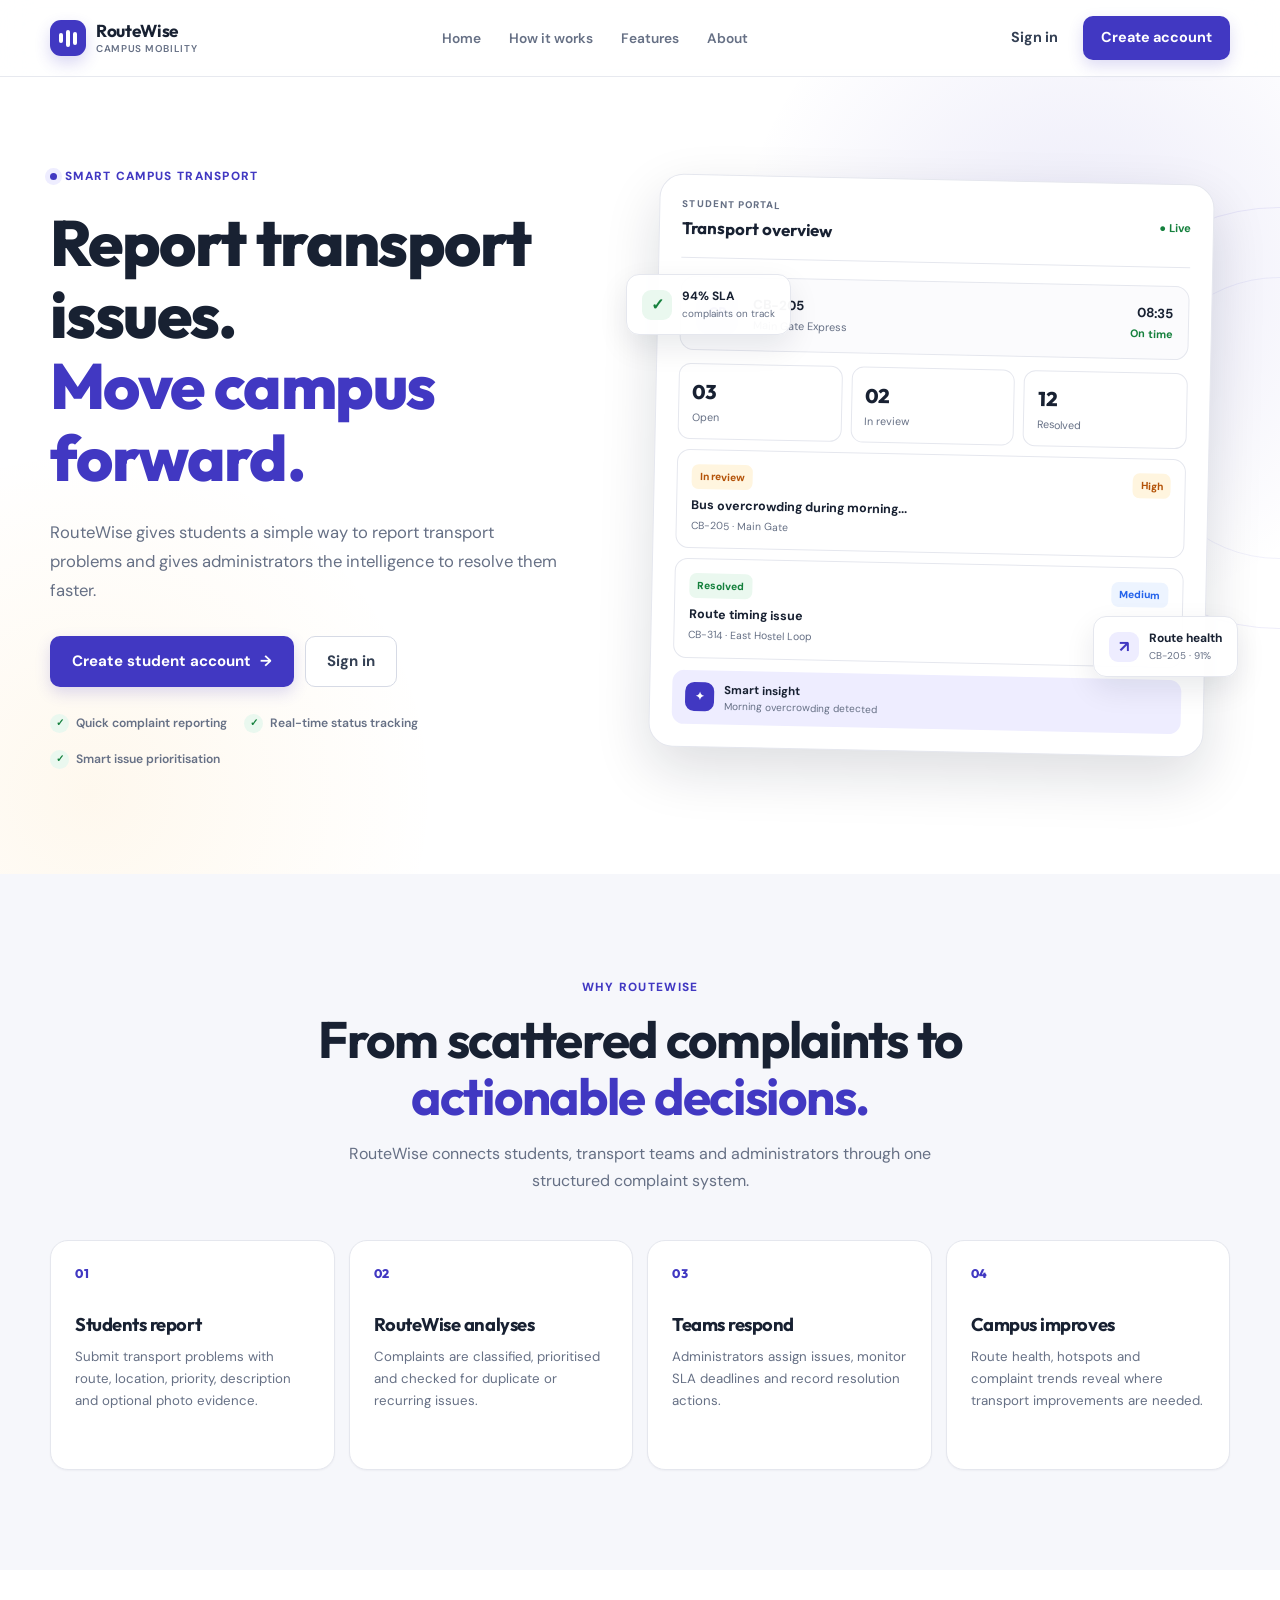
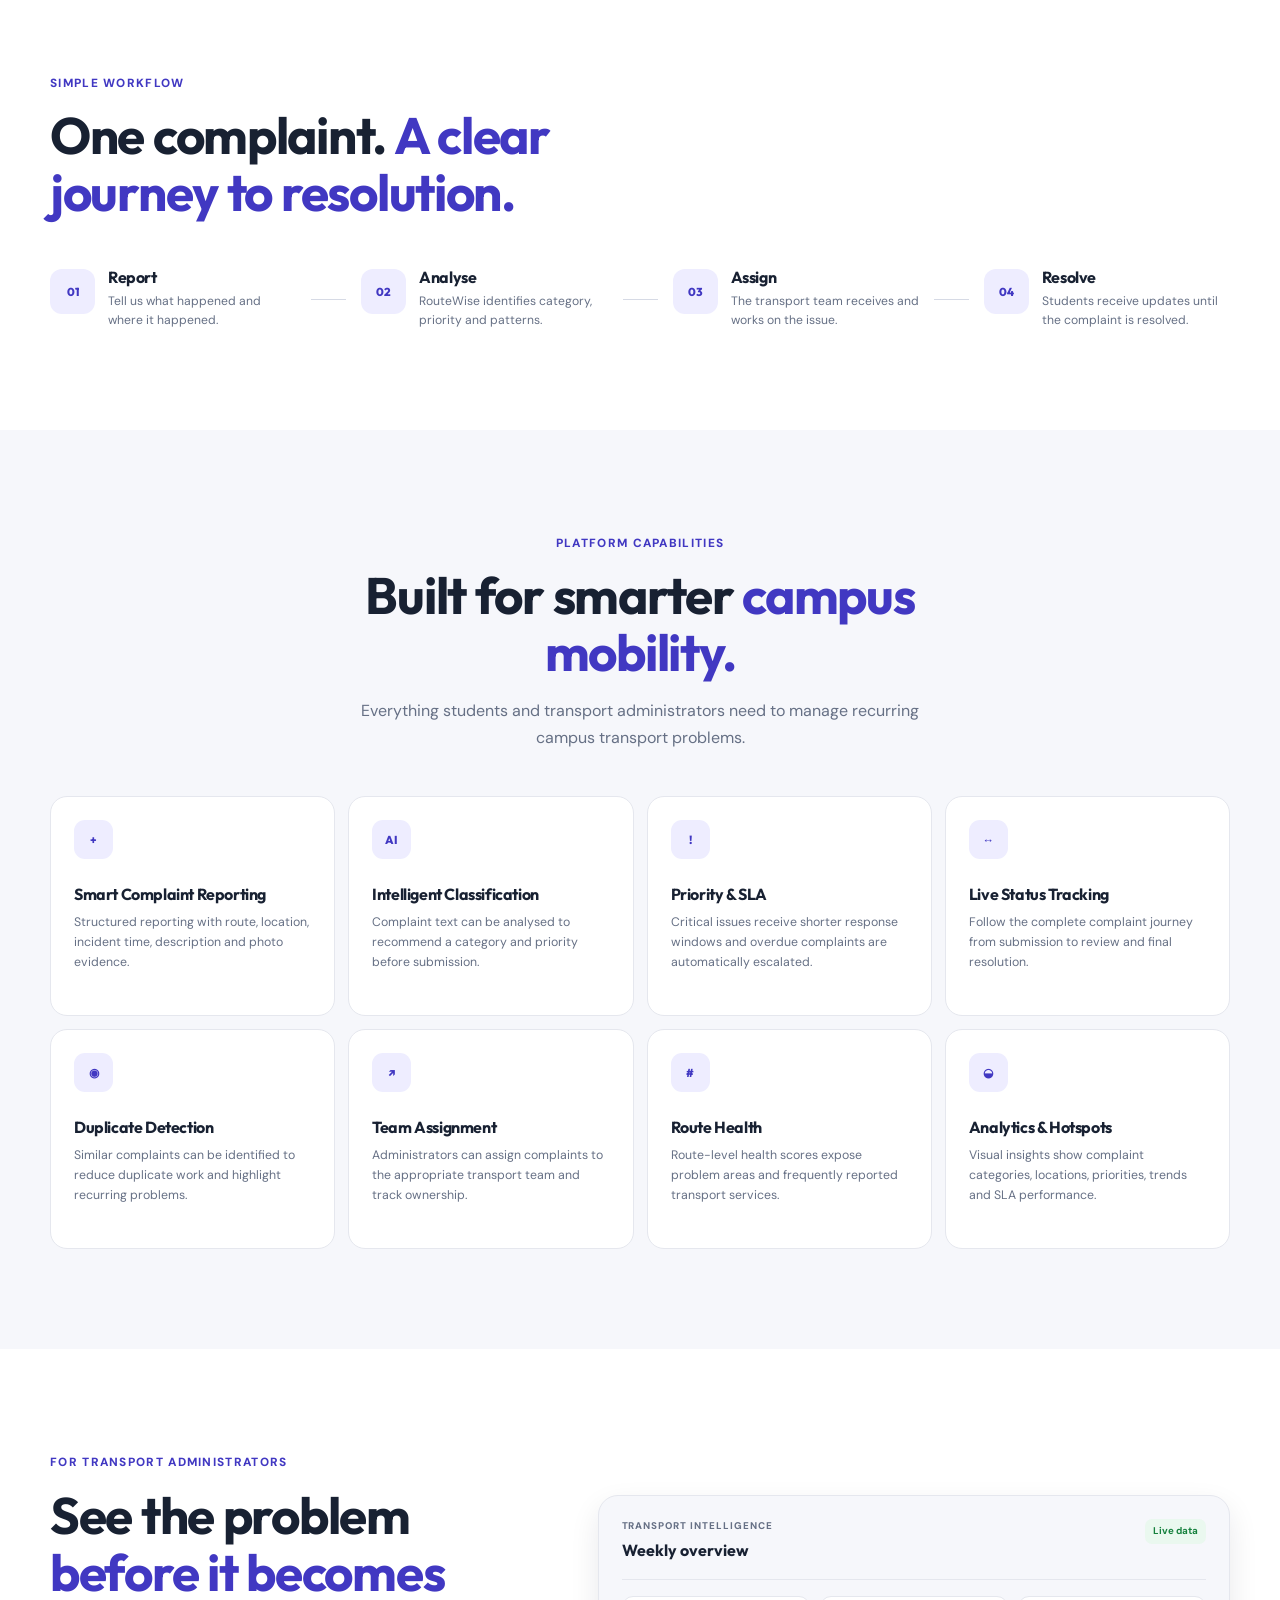
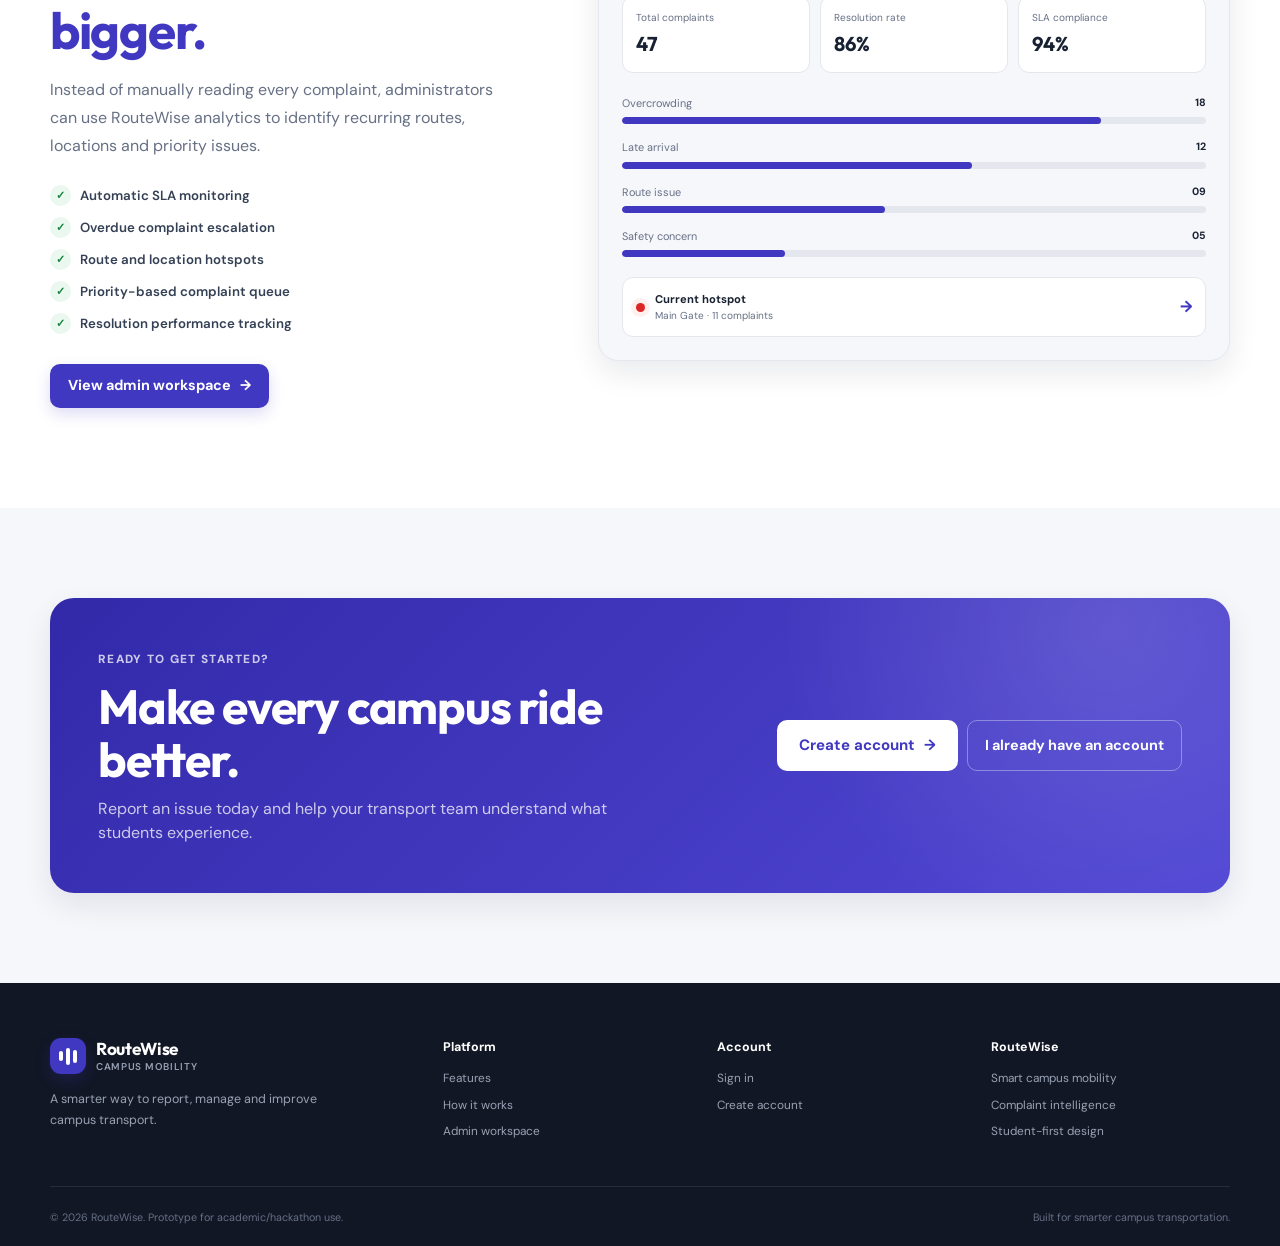
<file: complaint.html>
<!doctype html>
<html lang="en">
<head>
  <meta charset="utf-8">
  <meta name="viewport" content="width=device-width, initial-scale=1">

  <title>New Complaint | RouteWise</title>

  <meta
    name="description"
    content="Report and track campus transport issues with RouteWise."
  >

  <link rel="preconnect" href="https://fonts.googleapis.com">
  <link rel="preconnect" href="https://fonts.gstatic.com" crossorigin>

  <link
    href="https://fonts.googleapis.com/css2?family=DM+Sans:wght@400;500;600;700&family=Outfit:wght@500;600;700&display=swap"
    rel="stylesheet"
  >

  <link rel="stylesheet" href="styles.css">
</head>

<body class="app-page" data-page="complaint">

  <!-- =====================================================
       MOBILE SIDEBAR OVERLAY
       ===================================================== -->
  <div id="sidebarOverlay" class="sidebar-overlay"></div>


  <!-- =====================================================
       SIDEBAR
       ===================================================== -->
  <aside class="sidebar" id="sidebar">

    <div class="brand">
      <div class="brand-mark">R</div>

      <div>
        <strong>RouteWise</strong>
        <span>Campus Transport</span>
      </div>
    </div>


    <nav class="nav">

      <a href="dashboard.html" class="nav-item">
        <span class="nav-icon">⌂</span>
        <span>Overview</span>
      </a>

      <a href="complaint.html" class="nav-item active">
        <span class="nav-icon">＋</span>
        <span>New complaint</span>
      </a>

      <a href="admin.html" class="nav-item">
        <span class="nav-icon">▦</span>
        <span>Admin workspace</span>
      </a>

    </nav>


    <!-- Theme -->
    <div class="sidebar-section">

      <div class="sidebar-label">Appearance</div>

      <div class="theme-control">

        <label for="themeSelect">Theme</label>

        <select id="themeSelect">
          <option value="light">Light</option>
          <option value="dark">Dark</option>
          <option value="blue">Blue</option>
          <option value="green">Green</option>
        </select>

      </div>

    </div>


    <!-- Account -->
    <div class="account-card">

      <div class="account-avatar" id="accountAvatar">
        U
      </div>

      <div class="account-info">
        <strong id="accountName">Student</strong>
        <span id="accountEmail">student@college.edu</span>
      </div>

      <button
        type="button"
        class="account-logout"
        id="logoutButton"
        title="Logout"
      >
        ↪
      </button>

    </div>

  </aside>


  <!-- =====================================================
       MAIN
       ===================================================== -->
  <main class="main">

    <!-- Topbar -->
    <header class="topbar">

      <button
        type="button"
        class="mobile-menu"
        id="mobileMenuButton"
        aria-label="Open menu"
      >
        ☰
      </button>

      <div class="topbar-title">
        <span>Student Portal</span>
        <strong>Tell us what happened</strong>
      </div>

      <div class="topbar-actions">

        <a href="dashboard.html" class="btn btn-secondary btn-small">
          ← Dashboard
        </a>

      </div>

    </header>


    <!-- ===================================================
         PAGE CONTENT
         =================================================== -->
    <section class="page-content complaint-page">

      <!-- Header -->
      <div class="page-heading">

        <div>
          <div class="eyebrow">TRANSPORT SUPPORT</div>

          <h1>Report a transport issue</h1>

          <p>
            Give us the details and RouteWise will help classify,
            prioritize and track your complaint.
          </p>
        </div>

      </div>


      <!-- =================================================
           SMART ASSIST BANNER
           ================================================= -->
      <section class="smart-assist-banner">

        <div class="smart-assist-icon">
          ✦
        </div>

        <div class="smart-assist-content">

          <strong>RouteWise Smart Assist</strong>

          <p>
            Your complaint will be automatically analyzed to suggest
            a category, priority and response deadline.
          </p>

        </div>

        <span class="prototype-badge">
          Prototype AI
        </span>

      </section>


      <!-- =================================================
           COMPLAINT FORM
           ================================================= -->
      <form id="complaintForm" class="complaint-form" novalidate>

        <!-- Hidden metadata -->
        <input type="hidden" id="recommendedCategory">
        <input type="hidden" id="recommendedPriority">


        <!-- =================================================
             SECTION 1 — BASIC INFORMATION
             ================================================= -->
        <section class="form-card">

          <div class="form-card-header">

            <div>
              <span class="form-step">01</span>

              <div>
                <h2>Issue details</h2>
                <p>Tell us what type of problem you experienced.</p>
              </div>
            </div>

          </div>


          <div class="form-grid">

            <!-- Category -->
            <div class="form-group">

              <label for="category">
                Complaint category
                <span class="required">*</span>
              </label>

              <select id="category" name="category" required>

                <option value="">
                  Select a category
                </option>

                <option value="Late arrival">
                  Late arrival
                </option>

                <option value="Overcrowding">
                  Overcrowding
                </option>

                <option value="Driver behaviour">
                  Driver behaviour
                </option>

                <option value="Safety concern">
                  Safety concern
                </option>

                <option value="Route or stop issue">
                  Route or stop issue
                </option>

                <option value="Cleanliness">
                  Cleanliness
                </option>

                <option value="Other">
                  Other
                </option>

              </select>

              <small class="field-help">
                Smart Assist can recommend this from your description.
              </small>

            </div>


            <!-- Priority -->
            <div class="form-group">

              <label for="priority">
                Priority
                <span class="required">*</span>
              </label>

              <select id="priority" name="priority" required>

                <option value="">
                  Select priority
                </option>

                <option value="Low">
                  Low
                </option>

                <option value="Medium">
                  Medium
                </option>

                <option value="High">
                  High
                </option>

                <option value="Urgent">
                  Urgent
                </option>

              </select>

              <small class="field-help">
                Priority affects the expected response time.
              </small>

            </div>


            <!-- Route -->
            <div class="form-group">

              <label for="route">
                Bus / route
                <span class="required">*</span>
              </label>

              <select id="route" name="route" required>

                <option value="">
                  Select route
                </option>

                <option value="CB-101 · North Campus">
                  CB-101 · North Campus
                </option>

                <option value="CB-205 · Main Gate Express">
                  CB-205 · Main Gate Express
                </option>

                <option value="CB-314 · East Hostel Loop">
                  CB-314 · East Hostel Loop
                </option>

                <option value="Other / Not known">
                  Other / Not known
                </option>

              </select>

            </div>


            <!-- Incident date -->
            <div class="form-group">

              <label for="incidentAt">
                When did it happen?
                <span class="required">*</span>
              </label>

              <input
                type="datetime-local"
                id="incidentAt"
                name="incidentAt"
                required
              >

            </div>


            <!-- Location -->
            <div class="form-group form-group-full">

              <label for="location">
                Location / stop
                <span class="required">*</span>
              </label>

              <input
                type="text"
                id="location"
                name="location"
                maxlength="100"
                placeholder="Example: Main Gate bus stop"
                required
              >

              <small class="field-help">
                Mention the stop, gate, hostel or campus area.
              </small>

            </div>

          </div>

        </section>


        <!-- =================================================
             SECTION 2 — DESCRIPTION
             ================================================= -->
        <section class="form-card">

          <div class="form-card-header">

            <div>
              <span class="form-step">02</span>

              <div>
                <h2>Describe the problem</h2>
                <p>More detail helps the transport team act faster.</p>
              </div>
            </div>

          </div>


          <div class="form-group">

            <label for="description">
              What happened?
              <span class="required">*</span>
            </label>

            <textarea
              id="description"
              name="description"
              rows="7"
              minlength="20"
              maxlength="1000"
              placeholder="Example: The CB-205 bus was already full when it arrived at the main gate, and several students could not board..."
              required
            ></textarea>

            <div class="textarea-footer">

              <small class="field-help">
                Minimum 20 characters · Maximum 1000 characters
              </small>

              <span id="descriptionCount">
                0 / 1000
              </span>

            </div>

          </div>


          <!-- Smart analysis -->
          <div
            id="smartAnalysis"
            class="smart-analysis hidden"
          >

            <div class="smart-analysis-header">

              <span class="smart-analysis-icon">✦</span>

              <div>
                <strong>Smart analysis</strong>
                <span>Rule-based prototype recommendation</span>
              </div>

            </div>

            <div class="smart-analysis-grid">

              <div class="analysis-item">

                <span>Suggested category</span>

                <strong id="suggestedCategory">
                  —
                </strong>

              </div>

              <div class="analysis-item">

                <span>Suggested priority</span>

                <strong id="suggestedPriority">
                  —
                </strong>

              </div>

              <div class="analysis-item">

                <span>AI-style summary</span>

                <strong id="suggestedSummary">
                  —
                </strong>

              </div>

            </div>

            <div
              id="duplicateWarning"
              class="duplicate-warning hidden"
            >
              <span>⚠</span>

              <div>
                <strong>Similar complaint detected</strong>

                <p id="duplicateWarningText">
                  A similar complaint may already exist.
                </p>
              </div>

            </div>

          </div>

        </section>


        <!-- =================================================
             SECTION 3 — PHOTO EVIDENCE
             ================================================= -->
        <section class="form-card">

          <div class="form-card-header">

            <div>
              <span class="form-step">03</span>

              <div>
                <h2>Evidence</h2>
                <p>Add a photo if it helps explain the issue.</p>
              </div>
            </div>

            <span class="optional-badge">
              Optional
            </span>

          </div>


          <div class="attachment-area">

            <label
              for="attachment"
              class="attachment-dropzone"
              id="attachmentDropzone"
            >

              <span class="attachment-icon">
                ↑
              </span>

              <strong>
                Upload a photo
              </strong>

              <span>
                JPG, PNG or WEBP · Maximum 2 MB
              </span>

              <input
                type="file"
                id="attachment"
                name="attachment"
                accept="image/jpeg,image/png,image/webp"
                hidden
              >

            </label>


            <div
              id="attachmentPreview"
              class="attachment-preview hidden"
            ></div>

          </div>

        </section>


        <!-- =================================================
             SECTION 4 — SLA PREVIEW
             ================================================= -->
        <section class="form-card sla-preview-card">

          <div class="form-card-header">

            <div>
              <span class="form-step">04</span>

              <div>
                <h2>Response expectation</h2>
                <p>Based on the selected priority.</p>
              </div>
            </div>

          </div>


          <div class="sla-preview">

            <div class="sla-preview-icon">
              ⏱
            </div>

            <div class="sla-preview-content">

              <span>Expected response window</span>

              <strong id="slaPreviewText">
                Select a priority
              </strong>

              <small id="slaPreviewDescription">
                The response deadline will be calculated automatically.
              </small>

            </div>

          </div>


          <div class="sla-policy-mini">

            <div>
              <span class="sla-mini-dot low"></span>
              <span>Low</span>
              <strong>48 hrs</strong>
            </div>

            <div>
              <span class="sla-mini-dot medium"></span>
              <span>Medium</span>
              <strong>24 hrs</strong>
            </div>

            <div>
              <span class="sla-mini-dot high"></span>
              <span>High</span>
              <strong>12 hrs</strong>
            </div>

            <div>
              <span class="sla-mini-dot urgent"></span>
              <span>Urgent</span>
              <strong>2 hrs</strong>
            </div>

          </div>

        </section>


        <!-- =================================================
             FORM MESSAGE
             ================================================= -->
        <div
          id="complaintMessage"
          class="form-message"
          role="alert"
          aria-live="polite"
        ></div>


        <!-- =================================================
             SUBMIT AREA
             ================================================= -->
        <div class="form-submit-area">

          <div class="submit-note">

            <span class="submit-lock">
              ✓
            </span>

            <span>
              Your complaint will receive a unique reference ID.
            </span>

          </div>

          <div class="submit-actions">

            <a
              href="dashboard.html"
              class="btn btn-secondary"
            >
              Cancel
            </a>

            <button
              type="submit"
              class="btn btn-primary"
              id="submitComplaintButton"
            >
              Submit complaint
              <span>→</span>
            </button>

          </div>

        </div>

      </form>


      <!-- =================================================
           SUCCESS CARD
           ================================================= -->
      <section
        id="complaintSuccess"
        class="complaint-success hidden"
      >

        <div class="success-icon">
          ✓
        </div>

        <div class="success-content">

          <div class="eyebrow">
            COMPLAINT RECEIVED
          </div>

          <h2>Your complaint has been submitted</h2>

          <p>
            The transport team can now review and track this issue.
          </p>

          <div class="success-reference">

            <span>Complaint reference</span>

            <strong id="successReference">
              RW-2026-000
            </strong>

          </div>

          <div class="success-meta">

            <div>
              <span>Status</span>
              <strong>New</strong>
            </div>

            <div>
              <span>Priority</span>
              <strong id="successPriority">—</strong>
            </div>

            <div>
              <span>Expected response</span>
              <strong id="successSla">—</strong>
            </div>

          </div>

          <div class="success-actions">

            <a
              href="dashboard.html"
              class="btn btn-primary"
            >
              View dashboard
            </a>

            <button
              type="button"
              class="btn btn-secondary"
              id="newComplaintButton"
            >
              Report another issue
            </button>

          </div>

        </div>

      </section>

    </section>

  </main>


  <!-- =====================================================
       COMPLAINT DETAIL / DUPLICATE MODAL
       ===================================================== -->
  <dialog id="duplicateDialog" class="detail-dialog">

    <div class="detail-modal">

      <div class="detail-header">

        <div>
          <h2>Similar complaint found</h2>

          <p>
            Please check before submitting a duplicate report.
          </p>
        </div>

        <button
          type="button"
          class="modal-close"
          id="closeDuplicateDialog"
          aria-label="Close"
        >
          ×
        </button>

      </div>


      <div class="detail-content">

        <div id="duplicateDialogContent">
          <!-- Filled by app.js -->
        </div>

        <div class="duplicate-dialog-actions">

          <button
            type="button"
            class="btn btn-secondary"
            id="cancelDuplicateSubmit"
          >
            Cancel
          </button>

          <button
            type="button"
            class="btn btn-primary"
            id="continueDuplicateSubmit"
          >
            Submit anyway
          </button>

        </div>

      </div>

    </div>

  </dialog>


  <!-- =====================================================
       JAVASCRIPT
       ===================================================== -->
  <script src="app.js"></script>

</body>
</html>
</file>
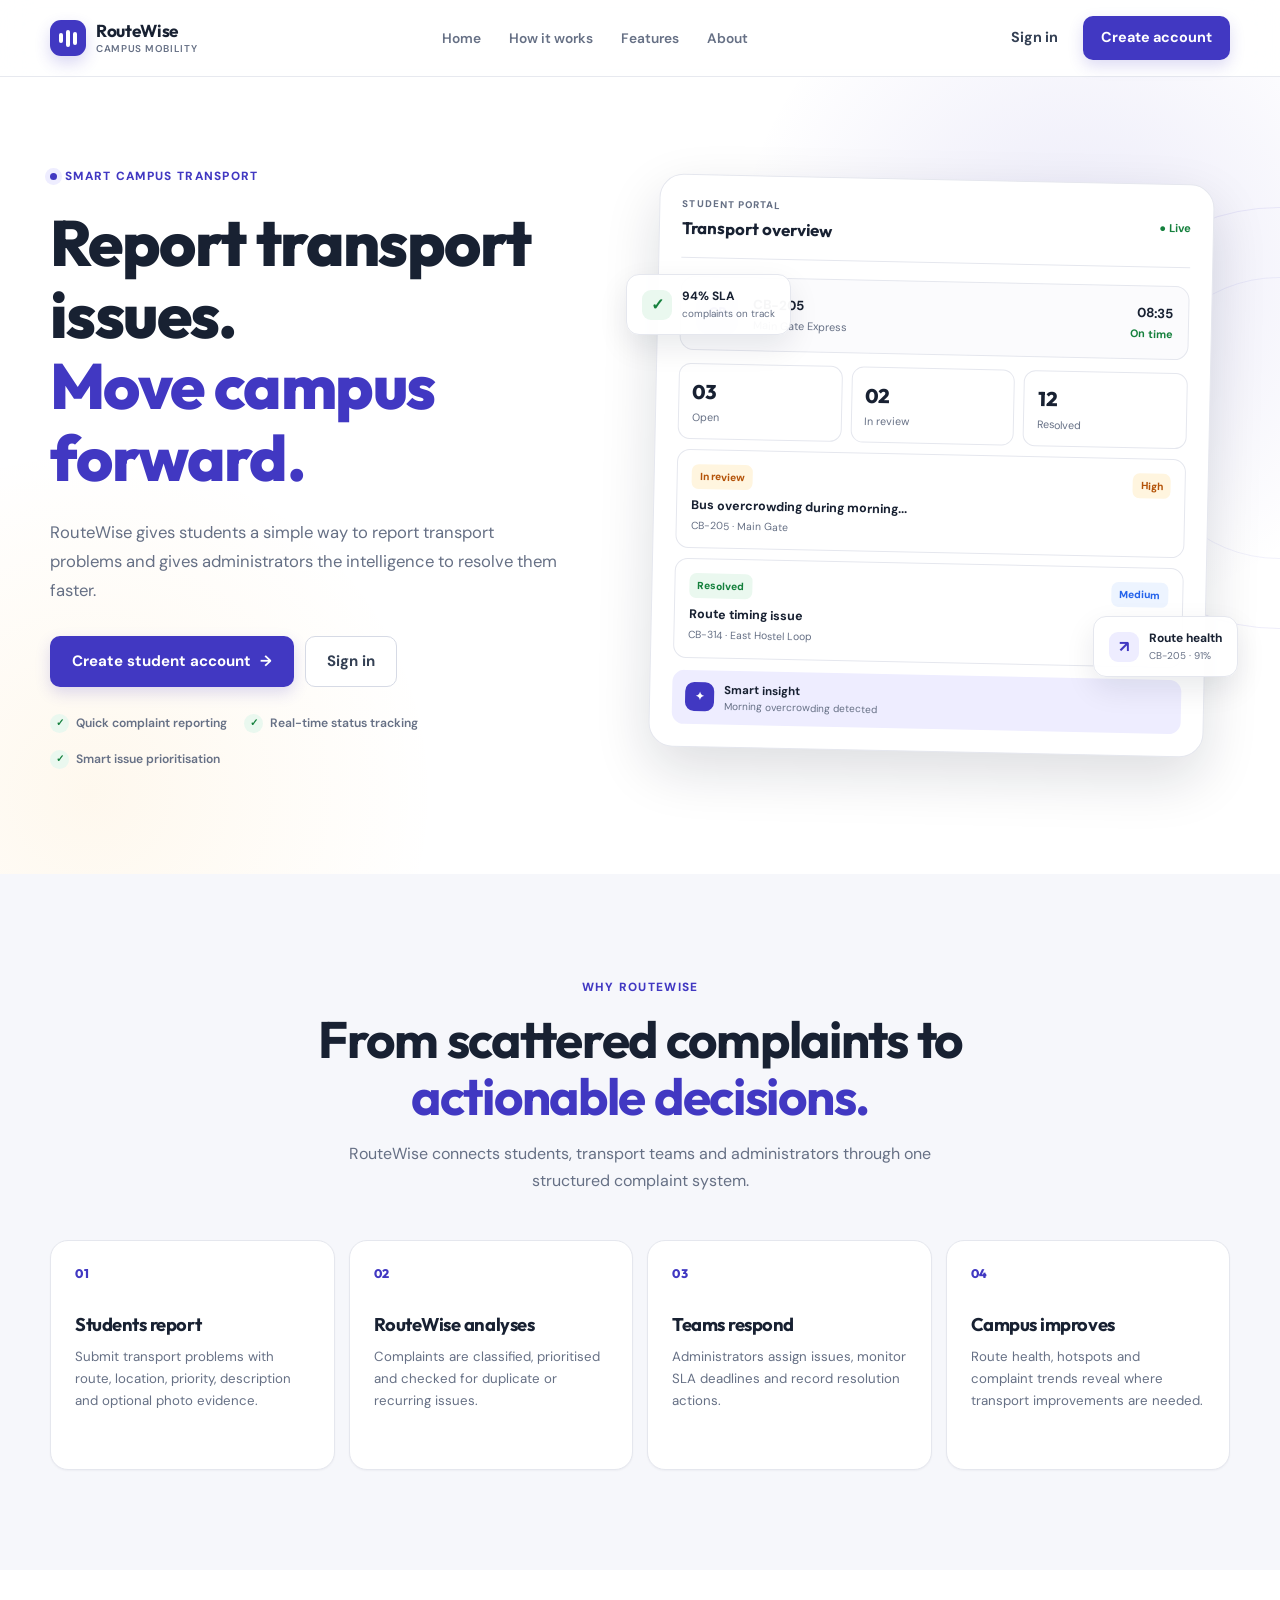
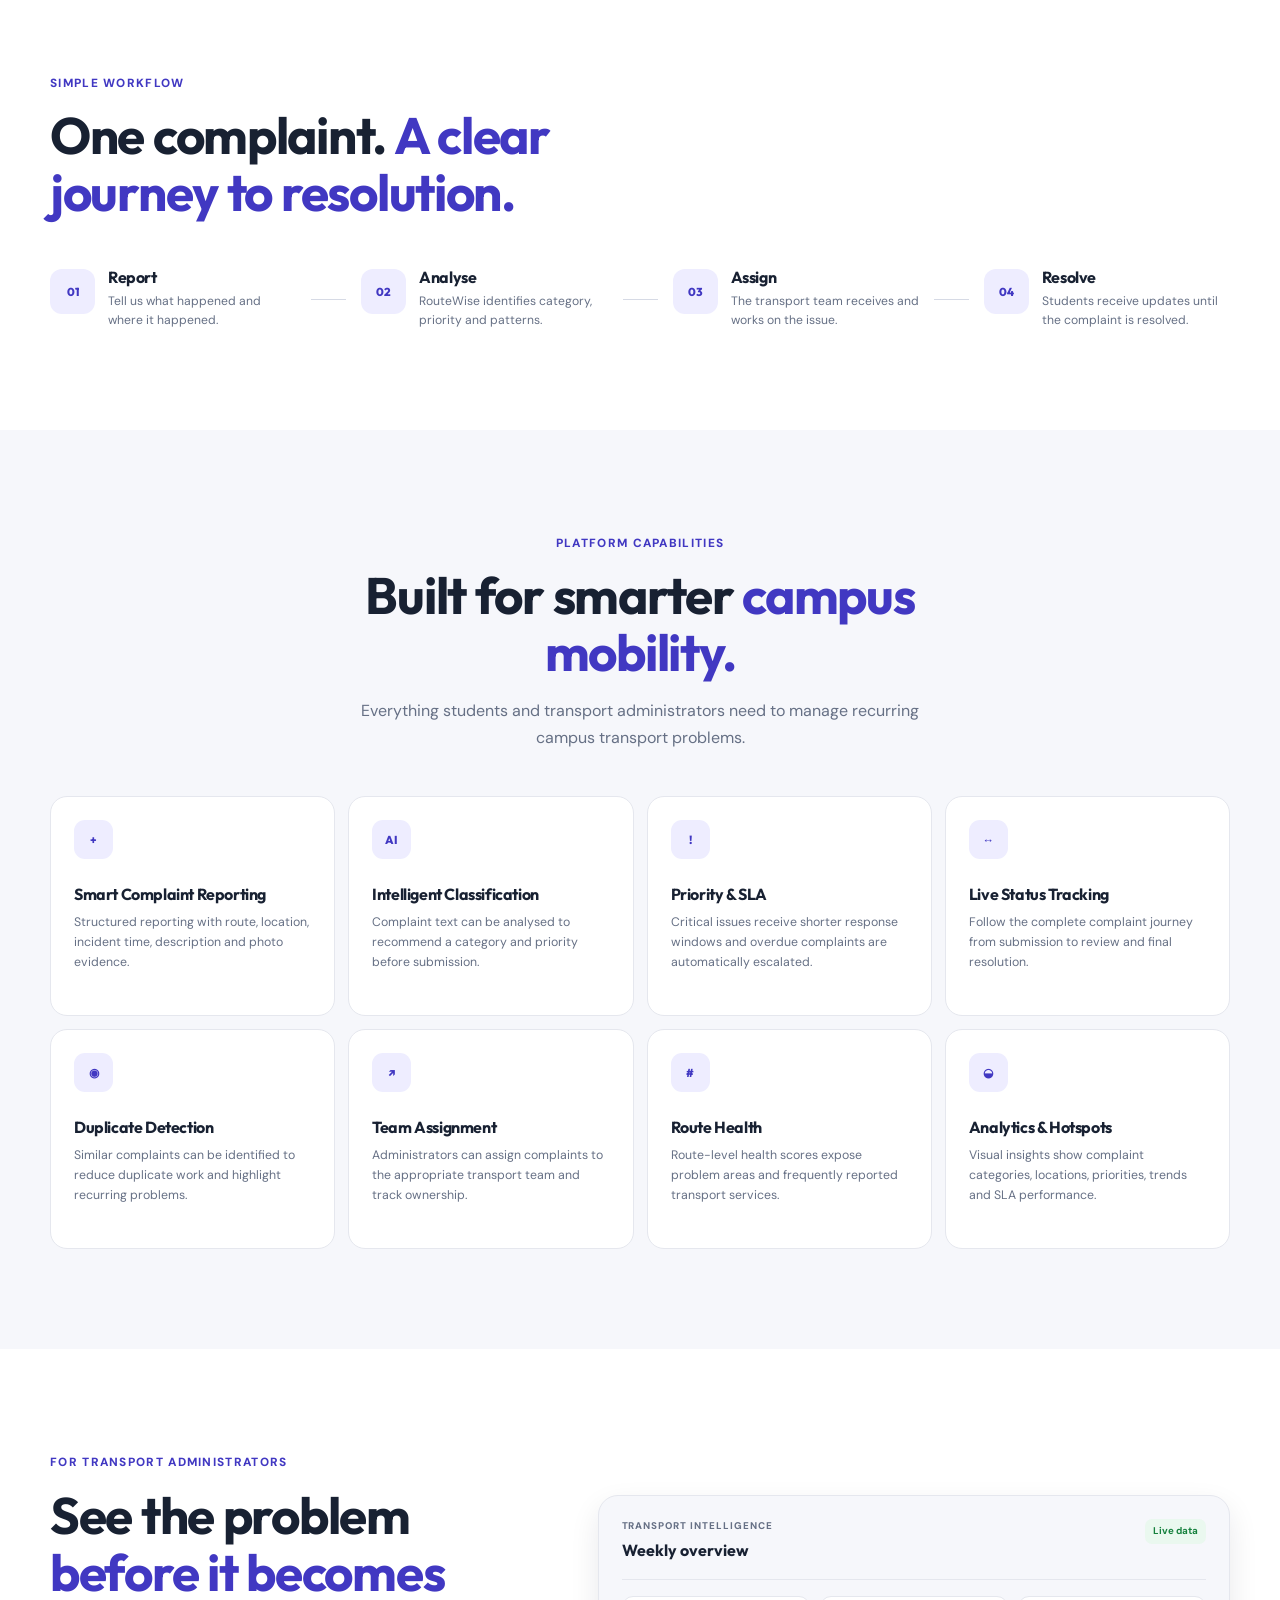
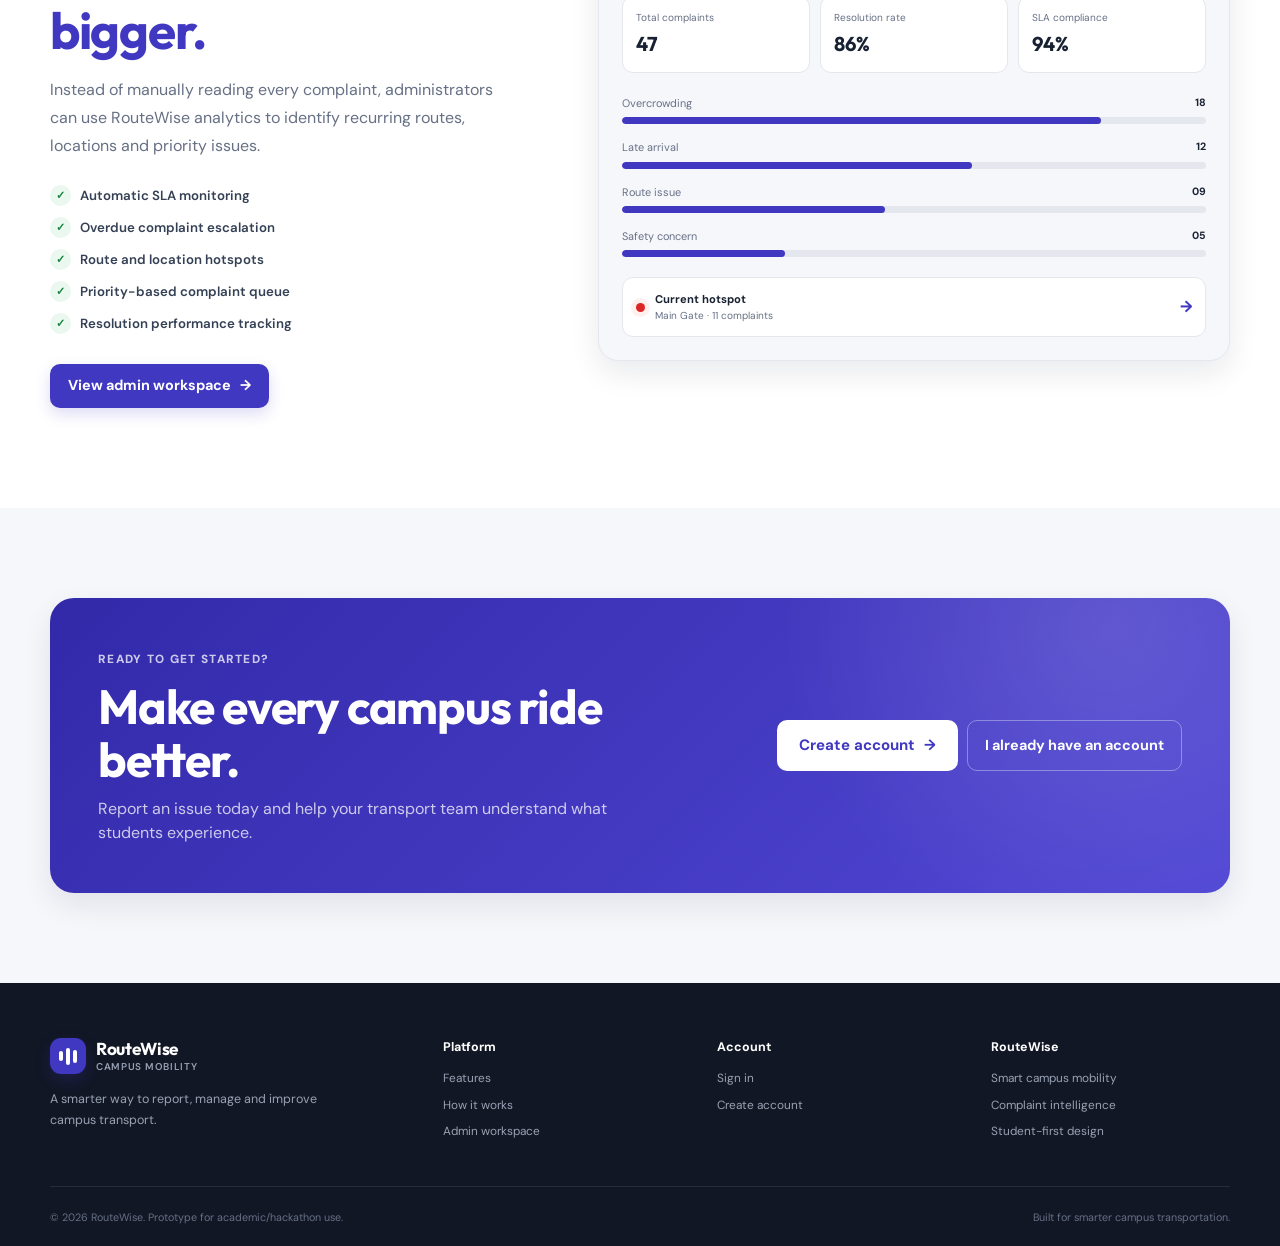
<file: dashboard.html>
<!doctype html>
<html lang="en">
<head>
  <meta charset="utf-8">
  <meta name="viewport" content="width=device-width, initial-scale=1">

  <meta
    name="description"
    content="RouteWise student dashboard - track and manage campus transport complaints"
  >

  <meta name="theme-color" content="#4138c2">

  <title>Student Dashboard | RouteWise</title>

  <!-- Fonts -->
  <link rel="preconnect" href="https://fonts.googleapis.com">
  <link rel="preconnect" href="https://fonts.gstatic.com" crossorigin>

  <link
    href="https://fonts.googleapis.com/css2?family=DM+Sans:wght@400;500;600;700&family=Outfit:wght@500;600;700;800&display=swap"
    rel="stylesheet"
  >

  <!-- Master styles -->
  <link rel="stylesheet" href="styles.css">

  <!-- Dashboard-specific styles -->
  <link rel="stylesheet" href="dashboard.css">
</head>


<body
  class="app-page"
  data-page="dashboard"
>


  <!-- =========================================================
       APPLICATION SHELL
       ========================================================= -->

  <div class="app-shell">


    <!-- =======================================================
         SIDEBAR
         ======================================================= -->

    <aside
      class="sidebar"
      id="sidebar"
      aria-label="Student navigation"
    >

      <!-- Brand -->

      <div class="sidebar-brand">

        <a
          href="dashboard.html"
          class="brand"
          aria-label="RouteWise Dashboard"
        >

          <span
            class="brand-mark"
            aria-hidden="true"
          >
            <span></span>
            <span></span>
            <span></span>
          </span>

          <span class="brand-text">

            <strong>RouteWise</strong>

            <small>
              Campus Mobility
            </small>

          </span>

        </a>

      </div>


      <!-- Navigation -->

      <nav class="sidebar-nav">

        <a
          href="dashboard.html"
          class="active"
        >
          <span aria-hidden="true">⌂</span>
          <span>Overview</span>
        </a>


        <a href="complaint.html">
          <span aria-hidden="true">+</span>
          <span>New complaint</span>
        </a>


        <a href="admin.html">
          <span aria-hidden="true">▣</span>
          <span>Admin workspace</span>
        </a>

      </nav>


      <!-- Spacer -->

      <div class="sidebar-spacer"></div>


      <!-- Theme -->

      <div class="sidebar-theme">

        <label
          for="themeSelect"
          class="sidebar-section-label"
        >
          Appearance
        </label>

        <select
          id="themeSelect"
          data-theme-select
          aria-label="Choose appearance"
        >

          <option value="light">
            Light
          </option>

          <option value="dark">
            Dark
          </option>

          <option value="blue">
            Blue
          </option>

          <option value="green">
            Green
          </option>

        </select>

      </div>


      <!-- Account -->

      <div class="sidebar-account">

        <div
          class="account-mini"
          id="sidebarAccount"
        >

          <div
            class="account-avatar"
            id="accountAvatar"
          >
            U
          </div>

          <div class="account-info">

            <strong id="sidebarUserName">
              Student
            </strong>

            <span id="sidebarUserEmail">
              Student portal
            </span>

          </div>

        </div>


        <button
          type="button"
          class="sidebar-logout"
          id="logoutButton"
        >
          <span aria-hidden="true">↪</span>
          Sign out
        </button>

      </div>

    </aside>


    <!-- =======================================================
         MAIN APPLICATION
         ======================================================= -->

    <main class="app-main">


      <!-- =====================================================
           TOP BAR
           ===================================================== -->

      <header class="app-topbar">

        <div class="app-topbar-left">

          <button
            type="button"
            class="mobile-menu-toggle"
            id="mobileMenuBtn"
            aria-label="Open navigation"
            aria-expanded="false"
          >
            ☰
          </button>


          <div class="app-topbar-title">

            <span>
              Student Portal
            </span>

            <strong>
              Transport overview
            </strong>

          </div>

        </div>


        <div class="topbar-actions">

          <!-- Notification button -->

          <button
            type="button"
            class="notification-button"
            id="notificationButton"
            aria-label="View notifications"
            aria-expanded="false"
          >

            <span aria-hidden="true">
              ♢
            </span>

            <span
              class="notification-count hidden"
              id="notificationCount"
            >
              0
            </span>

          </button>


          <!-- Profile -->

          <div class="topbar-profile">

            <div
              class="account-avatar"
              id="topbarAvatar"
            >
              U
            </div>

          </div>

        </div>

      </header>


      <!-- =====================================================
           PAGE CONTENT
           ===================================================== -->

      <div class="app-content">


        <!-- ===================================================
             WELCOME HEADER
             =================================================== -->

        <section class="page-heading dashboard-heading">

          <div>

            <span class="eyebrow">
              STUDENT PORTAL · SEPTEMBER 2026
            </span>

            <h1>
              Welcome,
              <span id="welcomeName">
                Student
              </span>
            </h1>

            <p>
              Track your transport complaints, see updates and
              help make campus mobility better.
            </p>

          </div>


          <div class="page-actions">

            <button
              type="button"
              class="btn btn-outline"
              id="loadDashboardSample"
            >
              Load demo data
            </button>

            <a
              href="complaint.html"
              class="btn btn-primary"
            >
              <span aria-hidden="true">+</span>
              Report an issue
            </a>

          </div>

        </section>


        <!-- ===================================================
             NOTIFICATION PANEL
             =================================================== -->

        <section
          class="notification-panel dashboard-notifications hidden"
          id="notificationPanel"
          aria-label="Notifications"
        >

          <div class="section-mini-header">

            <div>

              <span class="eyebrow">
                UPDATES
              </span>

              <h2>
                Notifications
              </h2>

            </div>

            <button
              type="button"
              class="btn btn-small btn-ghost"
              id="markNotificationsRead"
            >
              Mark all read
            </button>

          </div>


          <div id="notificationList">

            <!-- JavaScript fills notifications -->

          </div>

        </section>


        <!-- ===================================================
             SERVICE STATUS BANNER
             =================================================== -->

        <section
          class="service-banner"
          aria-label="Current transport service"
        >

          <div class="service-banner-left">

            <div class="service-icon">
              CB
            </div>

            <div>

              <span class="service-label">
                NEXT CAMPUS SERVICE
              </span>

              <strong>
                CB-205 · Main Gate Express
              </strong>

              <small>
                North Campus → Main Gate
              </small>

            </div>

          </div>


          <div class="service-banner-right">

            <div class="service-time">

              <strong>
                08:35 AM
              </strong>

              <span>
                Next departure
              </span>

            </div>


            <span class="service-status">
              <span>●</span>
              On time
            </span>

          </div>

        </section>


        <!-- ===================================================
             KPI METRICS
             =================================================== -->

        <section
          class="metric-grid"
          aria-label="Complaint summary"
        >


          <!-- Open -->

          <article class="metric-card">

            <div class="metric-card-top">

              <span class="metric-label">
                Open complaints
              </span>

              <span class="metric-icon metric-open">
                !
              </span>

            </div>

            <strong
              class="metric-value"
              id="openCount"
            >
              0
            </strong>

            <span class="metric-meta">
              Awaiting review
            </span>

          </article>


          <!-- Progress -->

          <article class="metric-card">

            <div class="metric-card-top">

              <span class="metric-label">
                In progress
              </span>

              <span class="metric-icon metric-progress">
                ↗
              </span>

            </div>

            <strong
              class="metric-value"
              id="progressCount"
            >
              0
            </strong>

            <span class="metric-meta">
              Being handled
            </span>

          </article>


          <!-- Resolved -->

          <article class="metric-card">

            <div class="metric-card-top">

              <span class="metric-label">
                Resolved
              </span>

              <span class="metric-icon metric-resolved">
                ✓
              </span>

            </div>

            <strong
              class="metric-value"
              id="resolvedCount"
            >
              0
            </strong>

            <span class="metric-meta">
              Successfully closed
            </span>

          </article>


          <!-- SLA -->

          <article class="metric-card">

            <div class="metric-card-top">

              <span class="metric-label">
                SLA on track
              </span>

              <span class="metric-icon metric-sla">
                ◷
              </span>

            </div>

            <strong
              class="metric-value"
              id="studentSlaCount"
            >
              0%
            </strong>

            <span class="metric-meta">
              Response performance
            </span>

          </article>

        </section>


        <!-- ===================================================
             SMART INSIGHTS
             =================================================== -->

        <section class="dashboard-smart-grid">


          <!-- Smart insight -->

          <article class="smart-dashboard-card">

            <div class="smart-card-header">

              <div class="smart-card-icon">
                ✦
              </div>

              <div>

                <span class="eyebrow">
                  ROUTEWISE INTELLIGENCE
                </span>

                <h2>
                  Smart insight
                </h2>

              </div>

            </div>


            <div
              id="studentSmartInsight"
              class="smart-card-content"
            >

              <strong>
                Your transport activity will appear here.
              </strong>

              <p>
                Once complaints are submitted, RouteWise can
                identify recurring issues and provide useful insights.
              </p>

            </div>

          </article>


          <!-- Route health -->

          <article class="route-health-card">

            <div class="smart-card-header">

              <div class="route-health-icon">
                ↗
              </div>

              <div>

                <span class="eyebrow">
                  ROUTE HEALTH
                </span>

                <h2>
                  Your routes
                </h2>

              </div>

            </div>


            <div
              id="studentRouteHealth"
              class="route-health-list"
            >

              <div class="route-health-empty">
                Route health will appear after complaint activity.
              </div>

            </div>

          </article>

        </section>


        <!-- ===================================================
             MAIN DASHBOARD GRID
             =================================================== -->

        <section class="dashboard-main-grid">


          <!-- =================================================
               COMPLAINT TRACKER
               ================================================= -->

          <div class="complaints-panel card">

            <div class="card-header dashboard-card-header">

              <div>

                <span class="eyebrow">
                  COMPLAINT TRACKER
                </span>

                <h2>
                  Your complaints
                </h2>

                <p>
                  Search and monitor every issue you have reported.
                </p>

              </div>


              <a
                href="complaint.html"
                class="btn btn-small btn-primary"
              >
                + New
              </a>

            </div>


            <!-- Search -->

            <div class="complaint-toolbar">

              <div class="search-box">

                <span
                  class="search-icon"
                  aria-hidden="true"
                >
                  ⌕
                </span>

                <input
                  type="search"
                  id="dashboardSearch"
                  placeholder="Search complaint, route or location..."
                  autocomplete="off"
                  aria-label="Search complaints"
                >

              </div>


              <select
                id="dashboardFilter"
                class="filter-select"
                aria-label="Filter complaints"
              >

                <option value="all">
                  All complaints
                </option>

                <option value="new">
                  New
                </option>

                <option value="review">
                  In review
                </option>

                <option value="resolved">
                  Resolved
                </option>

                <option value="overdue">
                  Overdue
                </option>

                <option value="escalated">
                  Escalated
                </option>

              </select>

            </div>


            <!-- Complaint list -->

            <div
              id="complaintList"
              class="complaint-list"
            >

              <!-- JavaScript renders complaints here -->

            </div>


            <!-- Empty state -->

            <div
              id="dashboardEmptyState"
              class="empty-state hidden"
            >

              <div class="empty-state-icon">
                ✓
              </div>

              <h3>
                No complaints found
              </h3>

              <p>
                You haven't submitted a complaint matching this search yet.
              </p>

              <a
                href="complaint.html"
                class="btn btn-primary btn-small"
              >
                Report an issue
              </a>

            </div>

          </div>


          <!-- =================================================
               RIGHT COLUMN
               ================================================= -->

          <aside class="dashboard-side-column">


            <!-- Quick actions -->

            <article class="quick-actions-card card">

              <div class="card-header">

                <div>

                  <span class="eyebrow">
                    QUICK ACTIONS
                  </span>

                  <h2>
                    What do you need?
                  </h2>

                </div>

              </div>


              <div class="quick-actions">

                <a
                  href="complaint.html"
                  class="quick-action"
                >

                  <span class="quick-action-icon">
                    +
                  </span>

                  <span>

                    <strong>
                      Report a problem
                    </strong>

                    <small>
                      Submit a new complaint
                    </small>

                  </span>

                  <span class="quick-arrow">
                    →
                  </span>

                </a>


                <button
                  type="button"
                  class="quick-action"
                  id="viewActiveComplaints"
                >

                  <span class="quick-action-icon">
                    ◷
                  </span>

                  <span>

                    <strong>
                      Track active issues
                    </strong>

                    <small>
                      See complaints in progress
                    </small>

                  </span>

                  <span class="quick-arrow">
                    →
                  </span>

                </button>


                <button
                  type="button"
                  class="quick-action"
                  id="viewResolvedComplaints"
                >

                  <span class="quick-action-icon">
                    ✓
                  </span>

                  <span>

                    <strong>
                      View resolved issues
                    </strong>

                    <small>
                      Review completed complaints
                    </small>

                  </span>

                  <span class="quick-arrow">
                    →
                  </span>

                </button>

              </div>

            </article>


            <!-- SLA information -->

            <article class="student-sla-card card">

              <div class="card-header">

                <div>

                  <span class="eyebrow">
                    RESPONSE TARGET
                  </span>

                  <h2>
                    SLA status
                  </h2>

                </div>

              </div>


              <div class="student-sla-body">

                <div
                  class="sla-ring"
                  id="studentSlaRing"
                >

                  <div class="sla-ring-inner">

                    <strong id="studentSlaPercent">
                      0%
                    </strong>

                    <span>
                      on track
                    </span>

                  </div>

                </div>


                <div class="sla-summary">

                  <div>

                    <span class="sla-dot on-track"></span>

                    <span>
                      On track
                    </span>

                    <strong id="studentSlaOnTrack">
                      0
                    </strong>

                  </div>


                  <div>

                    <span class="sla-dot due-soon"></span>

                    <span>
                      Due soon
                    </span>

                    <strong id="studentSlaDueSoon">
                      0
                    </strong>

                  </div>


                  <div>

                    <span class="sla-dot overdue"></span>

                    <span>
                      Overdue
                    </span>

                    <strong id="studentSlaOverdue">
                      0
                    </strong>

                  </div>

                </div>

              </div>

            </article>


            <!-- Help / safety -->

            <article class="help-card">

              <div class="help-icon">
                ?
              </div>

              <div>

                <strong>
                  Need urgent help?
                </strong>

                <p>
                  For immediate transport safety concerns, contact
                  your campus transport authority directly.
                </p>

              </div>

            </article>

          </aside>

        </section>


        <!-- ===================================================
             RECENT ACTIVITY
             =================================================== -->

        <section class="recent-activity-card card">

          <div class="card-header">

            <div>

              <span class="eyebrow">
                ACTIVITY
              </span>

              <h2>
                Recent updates
              </h2>

              <p>
                The latest changes to your complaints.
              </p>

            </div>

          </div>


          <div
            id="studentActivityList"
            class="activity-list"
          >

            <div class="activity-empty">
              No recent activity yet.
            </div>

          </div>

        </section>


      </div>

    </main>

  </div>


  <!-- =========================================================
       COMPLAINT DETAIL MODAL
       ========================================================= -->

  <dialog
    id="complaintDetailDialog"
    class="detail-dialog"
  >

    <div class="detail-modal">

      <div class="detail-header">

        <div>

          <span class="eyebrow">
            COMPLAINT DETAILS
          </span>

          <h2 id="detailComplaintTitle">
            Complaint
          </h2>

          <span
            id="detailComplaintRef"
            class="complaint-ref"
          >
            RW-0000
          </span>

        </div>


        <button
          type="button"
          class="modal-close"
          id="closeComplaintDetail"
          aria-label="Close complaint details"
        >
          ×
        </button>

      </div>


      <div
        id="complaintDetailContent"
        class="detail-content"
      >

        <!-- JavaScript renders detail -->

      </div>

    </div>

  </dialog>


  <!-- =========================================================
       MOBILE SIDEBAR OVERLAY
       ========================================================= -->

  <div
    class="sidebar-overlay"
    id="sidebarOverlay"
  ></div>


  <!-- =========================================================
       APPLICATION SCRIPT
       ========================================================= -->

  <script src="app.js"></script>

</body>
</html>
</file>
<file: styles.css>
@import url("https://fonts.googleapis.com/css2?family=DM+Sans:wght@400;500;600;700&family=Outfit:wght@500;600;700;800&display=swap");

/* =========================================================
   ROUTEWISE — MASTER STYLESHEET
   ========================================================= */

/* =========================================================
   1. DESIGN TOKENS
   ========================================================= */

:root {
  --ink: #182132;
  --ink-soft: #344054;
  --muted: #667085;

  --paper: #f6f7fb;
  --white: #ffffff;

  --line: #e5e7ee;
  --line-dark: #d6dae5;

  --brand: #4138c2;
  --brand-dark: #3027a5;
  --brand-soft: #eeedff;

  --accent: #f59e0b;
  --accent-soft: #fff7e6;

  --success: #15803d;
  --success-soft: #eaf8ef;

  --warning: #b45309;
  --warning-soft: #fff5df;

  --danger: #dc2626;
  --danger-soft: #fff0f0;

  --info: #2563eb;
  --info-soft: #edf4ff;

  --shadow-xs: 0 1px 2px rgba(16, 24, 40, 0.04);
  --shadow-sm: 0 4px 14px rgba(16, 24, 40, 0.06);
  --shadow-md: 0 12px 30px rgba(16, 24, 40, 0.09);
  --shadow-lg: 0 22px 55px rgba(16, 24, 40, 0.14);

  --radius-sm: 8px;
  --radius-md: 12px;
  --radius-lg: 18px;
  --radius-xl: 24px;

  --sidebar-width: 250px;
  --container: 1180px;

  --transition: 180ms ease;
}


/* =========================================================
   2. RESET
   ========================================================= */

* {
  box-sizing: border-box;
  margin: 0;
  padding: 0;
}

html {
  scroll-behavior: smooth;
}

body {
  min-height: 100vh;
  background: var(--paper);
  color: var(--ink);
  font-family: "DM Sans", sans-serif;
  line-height: 1.5;
  -webkit-font-smoothing: antialiased;
}

body,
button,
input,
select,
textarea {
  font-family: "DM Sans", sans-serif;
}

button,
input,
select,
textarea {
  font: inherit;
}

button {
  border: 0;
}

button,
a {
  -webkit-tap-highlight-color: transparent;
}

a {
  color: inherit;
  text-decoration: none;
}

img {
  display: block;
  max-width: 100%;
}

ul,
ol {
  list-style: none;
}

.hidden {
  display: none !important;
}

.container {
  width: min(var(--container), calc(100% - 40px));
  margin-inline: auto;
}


/* =========================================================
   3. TYPOGRAPHY
   ========================================================= */

h1,
h2,
h3,
h4,
h5,
h6 {
  font-family: "Outfit", sans-serif;
  color: var(--ink);
  line-height: 1.12;
  letter-spacing: -0.025em;
}

p {
  color: var(--muted);
}

.eyebrow {
  display: inline-flex;
  align-items: center;
  gap: 8px;

  color: var(--brand);

  font-size: 0.74rem;
  font-weight: 800;
  letter-spacing: 0.11em;
  text-transform: uppercase;
}

.eyebrow-dot {
  width: 7px;
  height: 7px;
  border-radius: 50%;
  background: var(--brand);
  box-shadow: 0 0 0 5px var(--brand-soft);
}


/* =========================================================
   4. BUTTONS
   ========================================================= */

.btn {
  display: inline-flex;
  align-items: center;
  justify-content: center;
  gap: 9px;

  min-height: 42px;
  padding: 10px 17px;

  border: 1px solid transparent;
  border-radius: 10px;

  font-size: 0.9rem;
  font-weight: 700;

  cursor: pointer;

  transition:
    transform var(--transition),
    background var(--transition),
    border-color var(--transition),
    color var(--transition),
    box-shadow var(--transition);
}

.btn:hover {
  transform: translateY(-1px);
}

.btn:active {
  transform: translateY(0);
}

.btn:focus-visible,
button:focus-visible,
a:focus-visible,
input:focus-visible,
select:focus-visible,
textarea:focus-visible {
  outline: 3px solid rgba(65, 56, 194, 0.2);
  outline-offset: 2px;
}

.btn-primary {
  background: var(--brand);
  color: #fff;
  box-shadow: 0 6px 15px rgba(65, 56, 194, 0.18);
}

.btn-primary:hover {
  background: var(--brand-dark);
  box-shadow: 0 9px 20px rgba(65, 56, 194, 0.23);
}

.btn-ghost {
  background: transparent;
  color: var(--ink-soft);
}

.btn-ghost:hover {
  background: var(--brand-soft);
  color: var(--brand);
}

.btn-outline {
  border-color: var(--line-dark);
  background: var(--white);
  color: var(--ink-soft);
}

.btn-outline:hover {
  border-color: var(--brand);
  color: var(--brand);
}

.btn-white {
  background: #fff;
  color: var(--brand);
}

.btn-outline-light {
  border-color: rgba(255, 255, 255, 0.35);
  color: #fff;
  background: transparent;
}

.btn-outline-light:hover {
  background: rgba(255, 255, 255, 0.1);
}

.btn-large {
  min-height: 50px;
  padding: 13px 21px;
  font-size: 0.94rem;
}

.btn-full {
  width: 100%;
}

.btn-small {
  min-height: 34px;
  padding: 7px 11px;
  font-size: 0.78rem;
}


/* =========================================================
   5. LANDING NAVIGATION
   ========================================================= */

.site-header {
  position: sticky;
  top: 0;
  z-index: 100;

  background: rgba(255, 255, 255, 0.91);
  border-bottom: 1px solid rgba(229, 231, 238, 0.9);

  backdrop-filter: blur(16px);
}

.nav-container {
  min-height: 76px;

  display: flex;
  align-items: center;
  justify-content: space-between;
  gap: 20px;
}

.brand {
  display: inline-flex;
  align-items: center;
  gap: 10px;

  flex-shrink: 0;
}

.brand-mark {
  position: relative;

  width: 36px;
  height: 36px;

  display: flex;
  align-items: center;
  justify-content: center;
  gap: 3px;

  border-radius: 11px;
  background: var(--brand);

  box-shadow: 0 7px 16px rgba(65, 56, 194, 0.2);
}

.brand-mark span {
  width: 4px;
  border-radius: 10px;
  background: #fff;
}

.brand-mark span:nth-child(1) {
  height: 10px;
}

.brand-mark span:nth-child(2) {
  height: 17px;
}

.brand-mark span:nth-child(3) {
  height: 13px;
}

.brand-text {
  display: flex;
  flex-direction: column;
  line-height: 1;
}

.brand-text strong {
  font-family: "Outfit", sans-serif;
  font-size: 1.08rem;
  letter-spacing: -0.02em;
}

.brand-text small {
  margin-top: 4px;
  color: var(--muted);
  font-size: 0.62rem;
  font-weight: 600;
  letter-spacing: 0.07em;
  text-transform: uppercase;
}

.main-nav {
  display: flex;
  align-items: center;
  gap: 28px;
}

.main-nav a {
  color: var(--muted);
  font-size: 0.86rem;
  font-weight: 600;

  transition: color var(--transition);
}

.main-nav a:hover {
  color: var(--brand);
}

.nav-actions {
  display: flex;
  align-items: center;
  gap: 7px;
}

.mobile-menu-btn {
  display: none;

  width: 42px;
  height: 42px;

  align-items: center;
  justify-content: center;
  flex-direction: column;
  gap: 5px;

  border-radius: 10px;
  background: var(--brand-soft);
  cursor: pointer;
}

.mobile-menu-btn span {
  width: 19px;
  height: 2px;
  border-radius: 2px;
  background: var(--brand);
}

.mobile-nav {
  display: none;
}


/* =========================================================
   6. HERO
   ========================================================= */

.hero-section {
  position: relative;
  overflow: hidden;

  padding: 86px 0 105px;

  background:
    radial-gradient(
      circle at 84% 25%,
      rgba(65, 56, 194, 0.11),
      transparent 28%
    ),
    radial-gradient(
      circle at 7% 90%,
      rgba(245, 158, 11, 0.07),
      transparent 25%
    ),
    var(--white);
}

.hero-section::before {
  content: "";

  position: absolute;
  width: 420px;
  height: 420px;

  right: -210px;
  top: 130px;

  border: 1px solid rgba(65, 56, 194, 0.09);
  border-radius: 50%;
}

.hero-section::after {
  content: "";

  position: absolute;
  width: 280px;
  height: 280px;

  right: -140px;
  top: 200px;

  border: 1px solid rgba(65, 56, 194, 0.07);
  border-radius: 50%;
}

.hero-grid {
  position: relative;
  z-index: 2;

  display: grid;
  grid-template-columns: minmax(0, 0.93fr) minmax(460px, 1.07fr);
  align-items: center;
  gap: 65px;
}

.hero-content {
  max-width: 650px;
}

.hero-content h1 {
  max-width: 650px;

  margin-top: 20px;

  font-size: clamp(3rem, 5vw, 5rem);
  font-weight: 800;
}

.hero-content h1 span {
  display: block;
  color: var(--brand);
}

.hero-description {
  max-width: 580px;

  margin-top: 24px;

  font-size: 1.04rem;
  line-height: 1.75;
}

.hero-actions {
  display: flex;
  flex-wrap: wrap;
  gap: 11px;

  margin-top: 31px;
}

.hero-trust {
  display: flex;
  flex-wrap: wrap;
  gap: 17px;

  margin-top: 27px;
}

.trust-item {
  display: inline-flex;
  align-items: center;
  gap: 7px;

  color: var(--muted);
  font-size: 0.76rem;
  font-weight: 600;
}

.trust-icon {
  display: grid;
  place-items: center;

  width: 19px;
  height: 19px;

  border-radius: 50%;
  background: var(--success-soft);
  color: var(--success);

  font-size: 0.65rem;
  font-weight: 800;
}


/* =========================================================
   7. HERO DASHBOARD PREVIEW
   ========================================================= */

.hero-visual {
  position: relative;
  min-height: 550px;

  display: flex;
  align-items: center;
  justify-content: center;
}

.dashboard-preview {
  position: relative;
  z-index: 2;

  width: min(100%, 555px);

  padding: 22px;

  border: 1px solid var(--line);
  border-radius: 24px;

  background: var(--white);

  box-shadow: var(--shadow-lg);

  transform: rotate(1.2deg);
}

.preview-header {
  display: flex;
  align-items: center;
  justify-content: space-between;

  padding-bottom: 17px;
  border-bottom: 1px solid var(--line);
}

.preview-header > div {
  display: flex;
  flex-direction: column;
}

.preview-label {
  color: var(--muted);
  font-size: 0.61rem;
  font-weight: 800;
  letter-spacing: 0.11em;
}

.preview-header strong {
  margin-top: 3px;
  font-family: "Outfit", sans-serif;
  font-size: 1.05rem;
}

.preview-status {
  color: var(--success);
  font-size: 0.7rem;
  font-weight: 700;
}

.preview-route {
  display: grid;
  grid-template-columns: 45px 1fr auto;
  align-items: center;
  gap: 12px;

  margin-top: 18px;
  padding: 15px;

  border: 1px solid var(--line);
  border-radius: 14px;

  background: #fbfbfd;
}

.route-icon {
  width: 42px;
  height: 42px;

  display: grid;
  place-items: center;

  border-radius: 12px;

  background: var(--brand-soft);
  color: var(--brand);

  font-family: "Outfit", sans-serif;
  font-size: 0.78rem;
  font-weight: 800;
}

.route-info,
.route-time {
  display: flex;
  flex-direction: column;
}

.route-info strong,
.route-time strong {
  font-size: 0.83rem;
}

.route-info span,
.route-time span {
  margin-top: 2px;

  color: var(--muted);
  font-size: 0.68rem;
}

.route-time {
  text-align: right;
}

.route-time span {
  color: var(--success);
  font-weight: 700;
}

.preview-metrics {
  display: grid;
  grid-template-columns: repeat(3, 1fr);
  gap: 9px;

  margin-top: 13px;
}

.preview-metric {
  padding: 13px;

  border: 1px solid var(--line);
  border-radius: 12px;

  background: #fff;
}

.metric-number {
  display: block;

  font-family: "Outfit", sans-serif;
  font-size: 1.25rem;
  font-weight: 800;
}

.metric-label {
  display: block;

  margin-top: 2px;

  color: var(--muted);
  font-size: 0.67rem;
}

.preview-complaint {
  margin-top: 10px;
  padding: 14px;

  border: 1px solid var(--line);
  border-radius: 13px;

  background: #fff;
}

.preview-complaint-top {
  display: flex;
  align-items: center;
  justify-content: space-between;
  gap: 10px;

  margin-bottom: 7px;
}

.preview-complaint strong {
  display: block;

  overflow: hidden;
  text-overflow: ellipsis;
  white-space: nowrap;

  font-size: 0.78rem;
}

.preview-complaint > span:last-child {
  display: block;

  margin-top: 3px;

  color: var(--muted);
  font-size: 0.65rem;
}

.preview-ai {
  display: flex;
  align-items: center;
  gap: 10px;

  margin-top: 12px;
  padding: 11px 13px;

  border-radius: 12px;

  background: var(--brand-soft);
}

.preview-ai-icon {
  width: 29px;
  height: 29px;

  display: grid;
  place-items: center;

  border-radius: 9px;

  background: var(--brand);
  color: #fff;

  font-size: 0.7rem;
  font-weight: 800;
}

.preview-ai div:last-child {
  display: flex;
  flex-direction: column;
}

.preview-ai strong {
  font-size: 0.72rem;
}

.preview-ai span {
  color: var(--muted);
  font-size: 0.63rem;
}

.floating-card {
  position: absolute;
  z-index: 4;

  display: flex;
  align-items: center;
  gap: 10px;

  padding: 12px 15px;

  border: 1px solid var(--line);
  border-radius: 13px;

  background: rgba(255, 255, 255, 0.96);

  box-shadow: var(--shadow-md);
}

.floating-card strong,
.floating-card small {
  display: block;
}

.floating-card strong {
  font-size: 0.75rem;
}

.floating-card small {
  margin-top: 2px;

  color: var(--muted);
  font-size: 0.62rem;
}

.floating-icon {
  width: 30px;
  height: 30px;

  display: grid;
  place-items: center;

  border-radius: 9px;

  background: var(--success-soft);
  color: var(--success);

  font-weight: 800;
}

.floating-sla {
  left: -7px;
  top: 95px;
}

.floating-route {
  right: -8px;
  bottom: 75px;
}

.floating-route .floating-icon {
  background: var(--brand-soft);
  color: var(--brand);
}


/* =========================================================
   8. SECTIONS
   ========================================================= */

.value-section,
.how-section,
.features-section,
.intelligence-section {
  padding: 100px 0;
}

.value-section {
  background: var(--paper);
}

.how-section {
  background: var(--white);
}

.features-section {
  background: var(--paper);
}

.intelligence-section {
  background: var(--white);
}

.section-heading {
  max-width: 650px;
}

.section-heading.centered {
  margin-inline: auto;
  text-align: center;
}

.section-heading h2 {
  margin-top: 13px;
  font-size: clamp(2rem, 4vw, 3.2rem);
}

.section-heading h2 span {
  color: var(--brand);
}

.section-heading p {
  max-width: 620px;
  margin-top: 15px;
  line-height: 1.7;
}

.section-heading.centered p {
  margin-inline: auto;
}


/* =========================================================
   9. VALUE CARDS
   ========================================================= */

.value-grid {
  display: grid;
  grid-template-columns: repeat(4, 1fr);
  gap: 14px;

  margin-top: 45px;
}

.value-card {
  min-height: 230px;

  padding: 24px;

  border: 1px solid var(--line);
  border-radius: 18px;

  background: var(--white);

  box-shadow: var(--shadow-xs);

  transition:
    transform var(--transition),
    box-shadow var(--transition),
    border-color var(--transition);
}

.value-card:hover {
  transform: translateY(-4px);
  border-color: #d5d1ff;
  box-shadow: var(--shadow-sm);
}

.value-number {
  color: var(--brand);

  font-family: "Outfit", sans-serif;
  font-size: 0.78rem;
  font-weight: 800;
  letter-spacing: 0.08em;
}

.value-card h3 {
  margin-top: 32px;
  font-size: 1.15rem;
}

.value-card p {
  margin-top: 10px;
  font-size: 0.83rem;
  line-height: 1.65;
}


/* =========================================================
   10. WORKFLOW
   ========================================================= */

.workflow {
  display: grid;
  grid-template-columns: 1fr auto 1fr auto 1fr auto 1fr;
  align-items: center;
  gap: 15px;

  margin-top: 48px;
}

.workflow-step {
  display: flex;
  align-items: flex-start;
  gap: 13px;
}

.workflow-icon {
  flex-shrink: 0;

  width: 45px;
  height: 45px;

  display: grid;
  place-items: center;

  border-radius: 12px;

  background: var(--brand-soft);
  color: var(--brand);

  font-family: "Outfit", sans-serif;
  font-size: 0.72rem;
  font-weight: 800;
}

.workflow-step h3 {
  font-size: 1rem;
}

.workflow-step p {
  margin-top: 5px;
  font-size: 0.76rem;
  line-height: 1.55;
}

.workflow-line {
  width: 35px;
  height: 1px;
  background: var(--line-dark);
}


/* =========================================================
   11. FEATURE GRID
   ========================================================= */

.feature-grid {
  display: grid;
  grid-template-columns: repeat(4, 1fr);
  gap: 13px;

  margin-top: 45px;
}

.feature-card {
  min-height: 220px;

  padding: 23px;

  border: 1px solid var(--line);
  border-radius: 17px;

  background: var(--white);

  transition:
    transform var(--transition),
    border-color var(--transition),
    box-shadow var(--transition);
}

.feature-card:hover {
  transform: translateY(-4px);
  border-color: #d5d1ff;
  box-shadow: var(--shadow-sm);
}

.feature-icon {
  width: 39px;
  height: 39px;

  display: grid;
  place-items: center;

  border-radius: 11px;

  background: var(--brand-soft);
  color: var(--brand);

  font-family: "Outfit", sans-serif;
  font-size: 0.72rem;
  font-weight: 800;
}

.feature-card h3 {
  margin-top: 27px;
  font-size: 1rem;
}

.feature-card p {
  margin-top: 8px;
  font-size: 0.77rem;
  line-height: 1.65;
}


/* =========================================================
   12. INTELLIGENCE / ANALYTICS PREVIEW
   ========================================================= */

.intelligence-grid {
  display: grid;
  grid-template-columns: minmax(0, 0.85fr) minmax(450px, 1.15fr);
  align-items: center;
  gap: 80px;
}

.intelligence-content h2 {
  margin-top: 14px;
  font-size: clamp(2.2rem, 4vw, 3.35rem);
}

.intelligence-content h2 span {
  color: var(--brand);
}

.intelligence-content > p {
  max-width: 580px;
  margin-top: 17px;
  line-height: 1.75;
}

.check-list {
  display: grid;
  gap: 11px;

  margin: 25px 0 30px;
}

.check-list li {
  display: flex;
  align-items: center;
  gap: 9px;

  color: var(--ink-soft);
  font-size: 0.83rem;
  font-weight: 600;
}

.check-list li span {
  width: 21px;
  height: 21px;

  display: grid;
  place-items: center;

  border-radius: 50%;

  background: var(--success-soft);
  color: var(--success);

  font-size: 0.66rem;
  font-weight: 800;
}

.analytics-preview {
  padding: 23px;

  border: 1px solid var(--line);
  border-radius: 20px;

  background: var(--paper);

  box-shadow: var(--shadow-md);
}

.analytics-header {
  display: flex;
  align-items: flex-start;
  justify-content: space-between;
  gap: 15px;

  padding-bottom: 17px;
  border-bottom: 1px solid var(--line);
}

.analytics-header div {
  display: flex;
  flex-direction: column;
}

.analytics-header div > span {
  color: var(--muted);
  font-size: 0.61rem;
  font-weight: 800;
  letter-spacing: 0.1em;
}

.analytics-header strong {
  margin-top: 4px;
  font-family: "Outfit", sans-serif;
}

.analytics-live {
  padding: 5px 8px;

  border-radius: 7px;

  background: var(--success-soft);
  color: var(--success);

  font-size: 0.61rem;
  font-weight: 700;
}

.analytics-stats {
  display: grid;
  grid-template-columns: repeat(3, 1fr);
  gap: 10px;

  margin-top: 16px;
}

.analytics-stats > div {
  padding: 13px;

  border: 1px solid var(--line);
  border-radius: 11px;

  background: var(--white);
}

.analytics-stats span,
.analytics-stats strong {
  display: block;
}

.analytics-stats span {
  color: var(--muted);
  font-size: 0.63rem;
}

.analytics-stats strong {
  margin-top: 4px;

  font-family: "Outfit", sans-serif;
  font-size: 1.25rem;
}

.analytics-bars {
  display: grid;
  gap: 15px;

  margin-top: 22px;
}

.bar-label {
  display: flex;
  justify-content: space-between;
  gap: 15px;

  margin-bottom: 6px;

  font-size: 0.68rem;
}

.bar-label span {
  color: var(--muted);
}

.bar-label strong {
  font-size: 0.66rem;
}

.bar {
  height: 7px;

  overflow: hidden;

  border-radius: 20px;

  background: var(--line);
}

.bar span {
  display: block;

  height: 100%;

  border-radius: inherit;

  background: var(--brand);
}

.hotspot-preview {
  display: flex;
  align-items: center;
  gap: 10px;

  margin-top: 20px;
  padding: 13px;

  border-radius: 11px;

  background: var(--white);
  border: 1px solid var(--line);
}

.hotspot-dot {
  width: 9px;
  height: 9px;

  border-radius: 50%;
  background: var(--danger);

  box-shadow: 0 0 0 5px var(--danger-soft);
}

.hotspot-preview div {
  display: flex;
  flex-direction: column;
  flex: 1;
}

.hotspot-preview strong {
  font-size: 0.7rem;
}

.hotspot-preview div span {
  color: var(--muted);
  font-size: 0.63rem;
}

.hotspot-arrow {
  color: var(--brand);
  font-weight: 800;
}


/* =========================================================
   13. CTA
   ========================================================= */

.cta-section {
  padding: 90px 0;

  background: var(--paper);
}

.cta-card {
  display: flex;
  align-items: center;
  justify-content: space-between;
  gap: 40px;

  padding: 48px;

  overflow: hidden;
  position: relative;

  border-radius: 24px;

  background:
    radial-gradient(
      circle at 90% 10%,
      rgba(255, 255, 255, 0.13),
      transparent 30%
    ),
    linear-gradient(135deg, #3229a9, #5147d5);

  box-shadow: var(--shadow-md);
}

.cta-card h2 {
  margin-top: 10px;

  color: #fff;

  font-size: clamp(2rem, 4vw, 3rem);
}

.cta-card p {
  max-width: 560px;

  margin-top: 10px;

  color: rgba(255, 255, 255, 0.75);
}

.cta-card .eyebrow {
  color: rgba(255, 255, 255, 0.75);
}

.cta-actions {
  display: flex;
  flex-wrap: wrap;
  gap: 9px;

  flex-shrink: 0;
}


/* =========================================================
   14. FOOTER
   ========================================================= */

.site-footer {
  background: #121725;
  color: #fff;

  padding-top: 55px;
}

.footer-grid {
  display: grid;
  grid-template-columns: 1.5fr repeat(3, 1fr);
  gap: 35px;

  padding-bottom: 45px;
}

.footer-brand .brand-text strong {
  color: #fff;
}

.footer-brand .brand-text small {
  color: #98a2b3;
}

.footer-brand p {
  max-width: 280px;

  margin-top: 15px;

  color: #98a2b3;

  font-size: 0.78rem;
  line-height: 1.7;
}

.footer-links {
  display: flex;
  flex-direction: column;
  align-items: flex-start;
  gap: 9px;
}

.footer-links strong {
  margin-bottom: 4px;

  color: #fff;
  font-size: 0.78rem;
}

.footer-links a,
.footer-links button,
.footer-links span {
  color: #98a2b3;
  background: transparent;

  font-size: 0.74rem;
  text-align: left;

  transition: color var(--transition);
}

.footer-links a:hover,
.footer-links button:hover {
  color: #fff;
}

.footer-bottom {
  min-height: 60px;

  display: flex;
  align-items: center;
  justify-content: space-between;
  gap: 15px;

  border-top: 1px solid rgba(255, 255, 255, 0.09);

  color: #667085;

  font-size: 0.67rem;
}


/* =========================================================
   15. AUTH DIALOG
   ========================================================= */

.auth-dialog {
  width: min(460px, calc(100% - 30px));

  padding: 0;

  border: 0;
  border-radius: 20px;

  background: transparent;

  box-shadow: var(--shadow-lg);

  color: var(--ink);
}

.auth-dialog::backdrop {
  background: rgba(10, 14, 25, 0.62);
  backdrop-filter: blur(5px);
}

.auth-modal {
  padding: 28px;

  border: 1px solid var(--line);
  border-radius: 20px;

  background: var(--white);
}

.auth-header {
  display: flex;
  align-items: flex-start;
  justify-content: space-between;
  gap: 20px;
}

.auth-header h2 {
  margin-top: 7px;
  font-size: 1.8rem;
}

.modal-close {
  width: 34px;
  height: 34px;

  display: grid;
  place-items: center;

  border-radius: 9px;

  background: var(--paper);
  color: var(--muted);

  font-size: 1.35rem;
  line-height: 1;

  cursor: pointer;
}

.modal-close:hover {
  background: var(--danger-soft);
  color: var(--danger);
}

.auth-subtitle {
  margin: 7px 0 22px;

  font-size: 0.8rem;
  line-height: 1.6;
}

.auth-panel {
  margin-top: 10px;
}

.auth-panel.hidden {
  display: none;
}

.auth-options {
  display: flex;
  justify-content: space-between;

  margin: 11px 0 17px;
}

.checkbox-label {
  display: flex;
  align-items: flex-start;
  gap: 8px;

  color: var(--muted);

  font-size: 0.72rem;
  line-height: 1.45;

  cursor: pointer;
}

.checkbox-label input {
  width: 15px;
  height: 15px;

  margin-top: 1px;

  accent-color: var(--brand);
}

.terms-checkbox {
  margin: 14px 0 18px;
}

.auth-divider {
  position: relative;

  display: flex;
  justify-content: center;

  margin: 20px 0;
}

.auth-divider::before {
  content: "";

  position: absolute;
  left: 0;
  right: 0;
  top: 50%;

  height: 1px;

  background: var(--line);
}

.auth-divider span {
  position: relative;
  z-index: 1;

  padding: 0 10px;

  background: var(--white);

  color: var(--muted);
  font-size: 0.65rem;
}

.auth-switch {
  text-align: center;

  font-size: 0.73rem;
}

.auth-switch button {
  color: var(--brand);
  background: transparent;

  font-weight: 700;
  cursor: pointer;
}

.auth-switch button:hover {
  text-decoration: underline;
}

.field-hint {
  display: block;

  margin-top: 5px;

  color: var(--muted);
  font-size: 0.63rem;
}

.form-message {
  min-height: 20px;
  margin-top: 12px;

  font-size: 0.74rem;
  line-height: 1.5;
}

.form-message.success {
  color: var(--success);
}

.form-message.error {
  color: var(--danger);
}

.form-message.warning {
  color: var(--warning);
}

.form-message.info {
  color: var(--info);
}


/* =========================================================
   16. FORMS
   ========================================================= */

.form-group {
  margin-bottom: 16px;
}

.form-group label {
  display: block;

  margin-bottom: 7px;

  color: var(--ink-soft);

  font-size: 0.76rem;
  font-weight: 700;
}

input,
select,
textarea {
  width: 100%;

  min-height: 44px;

  padding: 10px 12px;

  border: 1px solid var(--line-dark);
  border-radius: 10px;

  background: var(--white);
  color: var(--ink);

  font-size: 0.82rem;

  transition:
    border-color var(--transition),
    box-shadow var(--transition),
    background var(--transition);
}

textarea {
  min-height: 125px;
  resize: vertical;
}

input::placeholder,
textarea::placeholder {
  color: #98a2b3;
}

input:hover,
select:hover,
textarea:hover {
  border-color: #b8bdca;
}

input:focus,
select:focus,
textarea:focus {
  border-color: var(--brand);

  box-shadow: 0 0 0 3px rgba(65, 56, 194, 0.1);

  outline: none;
}

input:invalid:not(:placeholder-shown),
select:invalid,
textarea:invalid:not(:placeholder-shown) {
  border-color: #f1a4a4;
}


/* =========================================================
   17. APPLICATION SHELL
   ========================================================= */

.app-page {
  background: var(--paper);
}

.app-shell {
  min-height: 100vh;
  display: flex;
}

.sidebar {
  position: fixed;
  z-index: 80;

  top: 0;
  left: 0;
  bottom: 0;

  width: var(--sidebar-width);

  display: flex;
  flex-direction: column;

  padding: 20px 15px;

  border-right: 1px solid var(--line);

  background: var(--white);

  transition: transform var(--transition);
}

.sidebar-brand {
  padding: 5px 8px 22px;
}

.sidebar-nav {
  display: flex;
  flex-direction: column;
  gap: 4px;
}

.sidebar-nav a,
.sidebar-nav button {
  display: flex;
  align-items: center;
  gap: 10px;

  width: 100%;

  padding: 11px 12px;

  border-radius: 10px;

  background: transparent;
  color: var(--muted);

  font-size: 0.78rem;
  font-weight: 700;

  text-align: left;

  cursor: pointer;

  transition:
    background var(--transition),
    color var(--transition);
}

.sidebar-nav a:hover,
.sidebar-nav button:hover,
.sidebar-nav a.active,
.sidebar-nav button.active {
  background: var(--brand-soft);
  color: var(--brand);
}

.sidebar-spacer {
  flex: 1;
}

.sidebar-account {
  padding-top: 14px;
  border-top: 1px solid var(--line);
}

.sidebar-logout {
  display: inline-flex;
  align-items: center;
  justify-content: center;
  gap: 7px;
  width: 100%;
  min-height: 36px;
  margin-top: 12px;
  padding: 0 10px;
  border: 1px solid var(--line-dark);
  border-radius: 9px;
  background: var(--white);
  color: var(--ink-soft);
  font-size: .7rem;
  font-weight: 800;
  cursor: pointer;
  transition: border-color var(--transition), background var(--transition), color var(--transition);
}

.sidebar-logout:hover {
  border-color: #f1a4a4;
  background: var(--danger-soft);
  color: var(--danger);
}

.app-main {
  min-width: 0;

  width: calc(100% - var(--sidebar-width));

  margin-left: var(--sidebar-width);
}

.app-topbar {
  min-height: 70px;

  display: flex;
  align-items: center;
  justify-content: space-between;
  gap: 15px;

  padding: 0 28px;

  border-bottom: 1px solid var(--line);

  background: var(--white);
}

.app-topbar-title {
  display: flex;
  flex-direction: column;
}

.app-topbar-title span {
  color: var(--muted);

  font-size: 0.63rem;
  font-weight: 800;
  letter-spacing: 0.1em;
  text-transform: uppercase;
}

.app-topbar-title strong {
  margin-top: 2px;

  font-family: "Outfit", sans-serif;
  font-size: 1rem;
}

.topbar-signout {
  display: inline-flex;
  align-items: center;
  justify-content: center;
  gap: 7px;
  min-height: 38px;
  padding: 0 12px;
  border: 1px solid var(--line-dark);
  border-radius: 9px;
  background: var(--white);
  color: var(--ink-soft);
  font-size: .7rem;
  font-weight: 800;
  cursor: pointer;
  transition: border-color var(--transition), background var(--transition), color var(--transition);
}

.topbar-signout:hover {
  border-color: #f1a4a4;
  background: var(--danger-soft);
  color: var(--danger);
}

.mobile-menu-toggle {
  display: none;
}


/* =========================================================
   18. SHARED APP CONTENT
   ========================================================= */

.app-content {
  padding: 30px;
}

.page-heading {
  display: flex;
  align-items: flex-start;
  justify-content: space-between;
  gap: 20px;

  margin-bottom: 25px;
}

.page-heading h1 {
  margin-top: 6px;
  font-size: clamp(1.7rem, 3vw, 2.4rem);
}

.page-heading p {
  max-width: 650px;

  margin-top: 8px;

  font-size: 0.8rem;
}

.page-actions {
  display: flex;
  flex-wrap: wrap;
  gap: 8px;
}


/* =========================================================
   19. CARDS
   ========================================================= */

.card {
  border: 1px solid var(--line);
  border-radius: var(--radius-lg);

  background: var(--white);

  box-shadow: var(--shadow-xs);
}

.card-header {
  display: flex;
  align-items: flex-start;
  justify-content: space-between;
  gap: 15px;

  padding: 20px;

  border-bottom: 1px solid var(--line);
}

.card-header h2,
.card-header h3 {
  font-size: 1rem;
}

.card-header p {
  margin-top: 4px;
  font-size: 0.7rem;
}

.card-body {
  padding: 20px;
}


/* =========================================================
   20. STATUS / PRIORITY PILLS
   ========================================================= */

.status-pill,
.priority {
  display: inline-flex;
  align-items: center;
  justify-content: center;

  min-height: 25px;

  padding: 4px 8px;

  border-radius: 7px;

  font-size: 0.64rem;
  font-weight: 800;
  white-space: nowrap;
}

.status-pill.new {
  background: var(--info-soft);
  color: var(--info);
}

.status-pill.review {
  background: var(--warning-soft);
  color: var(--warning);
}

.status-pill.resolved {
  background: var(--success-soft);
  color: var(--success);
}

.priority.low {
  background: #f0f2f5;
  color: #667085;
}

.priority.medium {
  background: var(--info-soft);
  color: var(--info);
}

.priority.high {
  background: var(--warning-soft);
  color: var(--warning);
}

.priority.urgent {
  background: var(--danger-soft);
  color: var(--danger);
}


/* =========================================================
   21. COMPLAINT CARDS
   ========================================================= */

.complaint-card {
  padding: 18px;

  border: 1px solid var(--line);
  border-radius: 15px;

  background: var(--white);

  transition:
    transform var(--transition),
    border-color var(--transition),
    box-shadow var(--transition);
}

.complaint-card:hover {
  border-color: #d6d2ff;
  box-shadow: var(--shadow-sm);
}

.complaint-card + .complaint-card {
  margin-top: 10px;
}

.complaint-card-top {
  display: flex;
  align-items: center;
  justify-content: space-between;
  gap: 12px;

  margin-bottom: 10px;
}

.complaint-card-badges {
  display: flex;
  flex-wrap: wrap;
  gap: 6px;
}

.complaint-card h3 {
  font-size: 0.92rem;
}

.complaint-card p {
  margin-top: 6px;

  font-size: 0.75rem;
  line-height: 1.6;
}

.complaint-meta {
  display: flex;
  flex-wrap: wrap;
  gap: 8px 15px;

  margin-top: 12px;

  color: var(--muted);

  font-size: 0.66rem;
}

.complaint-meta span {
  display: inline-flex;
  align-items: center;
  gap: 5px;
}

.complaint-footer {
  display: flex;
  align-items: center;
  justify-content: space-between;
  gap: 10px;

  margin-top: 14px;
  padding-top: 12px;

  border-top: 1px solid var(--line);
}

.complaint-ref {
  color: var(--muted);

  font-family: "Outfit", sans-serif;
  font-size: 0.66rem;
  font-weight: 700;
}


/* =========================================================
   22. SLA
   ========================================================= */

.sla-badge {
  display: inline-flex;
  align-items: center;
  gap: 5px;

  padding: 5px 8px;

  border-radius: 7px;

  font-size: 0.62rem;
  font-weight: 800;
}

.sla-badge.on-track {
  background: var(--success-soft);
  color: var(--success);
}

.sla-badge.due-soon {
  background: var(--warning-soft);
  color: var(--warning);
}

.sla-badge.overdue {
  background: var(--danger-soft);
  color: var(--danger);
}

.sla-badge.escalated {
  background: #f8e9ff;
  color: #8e24aa;
}

.complaint-overdue {
  border-color: #f2b7b7;
}

.complaint-escalated {
  border-color: #dca8e8;
}


/* =========================================================
   23. TIMELINE
   ========================================================= */

.complaint-timeline {
  position: relative;

  display: grid;
  gap: 14px;

  margin-top: 15px;
  padding-left: 18px;
}

.timeline-item {
  position: relative;

  padding-left: 13px;
}

.timeline-item::before {
  content: "";

  position: absolute;
  left: -5px;
  top: 4px;

  width: 8px;
  height: 8px;

  border-radius: 50%;

  background: var(--brand);

  box-shadow: 0 0 0 4px var(--brand-soft);
}

.timeline-item::after {
  content: "";

  position: absolute;
  left: -2px;
  top: 14px;
  bottom: -15px;

  width: 1px;

  background: var(--line);
}

.timeline-item:last-child::after {
  display: none;
}

.timeline-item strong {
  display: block;

  font-size: 0.7rem;
}

.timeline-item span {
  display: block;

  margin-top: 2px;

  color: var(--muted);

  font-size: 0.63rem;
}


/* =========================================================
   24. TABLES
   ========================================================= */

.table-wrap {
  width: 100%;
  overflow-x: auto;
}

.data-table {
  width: 100%;

  border-collapse: collapse;

  font-size: 0.73rem;
}

.data-table th {
  padding: 11px 13px;

  border-bottom: 1px solid var(--line);

  color: var(--muted);

  font-size: 0.62rem;
  font-weight: 800;

  text-align: left;
  text-transform: uppercase;
  letter-spacing: 0.06em;

  white-space: nowrap;
}

.data-table td {
  padding: 13px;

  border-bottom: 1px solid var(--line);

  color: var(--ink-soft);

  vertical-align: middle;
}

.data-table tbody tr:hover {
  background: #fafaff;
}

.data-table tbody tr:last-child td {
  border-bottom: 0;
}


/* =========================================================
   25. SEARCH / FILTER TOOLBAR
   ========================================================= */

.toolbar {
  display: flex;
  align-items: center;
  gap: 9px;

  margin-bottom: 17px;
}

.search-box {
  position: relative;
  flex: 1;
}

.search-box input {
  padding-left: 38px;
}

.search-icon {
  position: absolute;
  left: 13px;
  top: 50%;

  transform: translateY(-50%);

  color: var(--muted);

  font-size: 0.75rem;
  pointer-events: none;
}

.filter-select {
  min-width: 145px;
}


/* =========================================================
   26. EMPTY STATE
   ========================================================= */

.empty-state {
  padding: 45px 20px;

  text-align: center;
}

.empty-state-icon {
  width: 45px;
  height: 45px;

  display: grid;
  place-items: center;

  margin: 0 auto 12px;

  border-radius: 13px;

  background: var(--brand-soft);
  color: var(--brand);

  font-weight: 800;
}

.empty-state h3 {
  font-size: 1rem;
}

.empty-state p {
  max-width: 390px;

  margin: 6px auto 16px;

  font-size: 0.75rem;
}


/* =========================================================
   27. DEMO NOTICE
   ========================================================= */

.demo-notice {
  display: flex;
  align-items: center;
  gap: 11px;

  margin-bottom: 18px;
  padding: 12px 15px;

  border: 1px solid #ddd9ff;
  border-radius: 11px;

  background: var(--brand-soft);
}

.demo-notice-icon {
  width: 27px;
  height: 27px;

  display: grid;
  place-items: center;

  border-radius: 8px;

  background: var(--brand);
  color: #fff;

  font-size: 0.67rem;
  font-weight: 800;
}

.demo-notice strong {
  display: block;
  font-size: 0.72rem;
}

.demo-notice span {
  display: block;

  margin-top: 2px;

  color: var(--muted);

  font-size: 0.63rem;
}


/* =========================================================
   28. ATTACHMENT
   ========================================================= */

.attachment-box {
  padding: 15px;

  border: 1px dashed var(--line-dark);
  border-radius: 12px;

  background: var(--paper);

  text-align: center;
}

.attachment-box input[type="file"] {
  min-height: auto;
  padding: 0;

  border: 0;
  background: transparent;
}

.attachment-preview {
  margin-top: 12px;
}

.attachment-preview img {
  max-height: 190px;
  width: auto;

  margin-inline: auto;

  border-radius: 11px;
  border: 1px solid var(--line);
}


/* =========================================================
   29. AI / SMART FEATURE BADGES
   ========================================================= */

.smart-badge {
  display: inline-flex;
  align-items: center;
  gap: 5px;

  padding: 5px 8px;

  border-radius: 7px;

  background: var(--brand-soft);
  color: var(--brand);

  font-size: 0.61rem;
  font-weight: 800;
}

.ai-insight {
  padding: 13px;

  border: 1px solid #ddd9ff;
  border-radius: 11px;

  background: var(--brand-soft);
}

.ai-insight strong {
  display: block;

  color: var(--brand);

  font-size: 0.7rem;
}

.ai-insight p {
  margin-top: 4px;

  font-size: 0.68rem;
  line-height: 1.55;
}


/* =========================================================
   30. NOTIFICATIONS
   ========================================================= */

.notification-panel {
  padding: 16px;

  border: 1px solid var(--line);
  border-radius: 15px;

  background: var(--white);
}

.notification-item {
  display: flex;
  align-items: flex-start;
  gap: 10px;

  padding: 11px 0;

  border-bottom: 1px solid var(--line);
}

.notification-item:first-child {
  padding-top: 0;
}

.notification-item:last-child {
  padding-bottom: 0;
  border-bottom: 0;
}

.notification-icon {
  width: 28px;
  height: 28px;

  flex-shrink: 0;

  display: grid;
  place-items: center;

  border-radius: 8px;

  background: var(--info-soft);
  color: var(--info);

  font-size: 0.65rem;
  font-weight: 800;
}

.notification-item strong {
  display: block;

  font-size: 0.68rem;
}

.notification-item p {
  margin-top: 2px;

  font-size: 0.63rem;
}


/* =========================================================
   31. ROUTE HEALTH
   ========================================================= */

.route-health {
  display: flex;
  align-items: center;
  gap: 9px;
}

.route-health-bar {
  width: 75px;
  height: 6px;

  overflow: hidden;

  border-radius: 20px;

  background: var(--line);
}

.route-health-bar span {
  display: block;

  height: 100%;

  border-radius: inherit;

  background: var(--success);
}

.route-health-value {
  font-size: 0.65rem;
  font-weight: 800;
}


/* =========================================================
   32. ADMIN ASSIGNMENT / RESOLUTION
   ========================================================= */

.admin-actions {
  display: flex;
  flex-wrap: wrap;
  gap: 7px;

  margin-top: 13px;
}

.admin-actions select {
  min-height: 35px;
  width: auto;
  min-width: 135px;

  padding: 6px 9px;

  font-size: 0.68rem;
}

.resolution-box {
  margin-top: 12px;
  padding: 12px;

  border-radius: 10px;

  background: var(--paper);
}

.resolution-box label {
  display: block;

  margin-bottom: 6px;

  color: var(--ink-soft);

  font-size: 0.65rem;
  font-weight: 700;
}

.resolution-box textarea {
  min-height: 75px;

  font-size: 0.68rem;
}


/* =========================================================
   33. HOTSPOT
   ========================================================= */

.hotspot-card {
  position: relative;

  padding: 17px;

  overflow: hidden;

  border: 1px solid var(--line);
  border-radius: 15px;

  background: var(--white);
}

.hotspot-card::after {
  content: "";

  position: absolute;

  width: 100px;
  height: 100px;

  right: -40px;
  bottom: -40px;

  border-radius: 50%;

  background: var(--danger-soft);
}

.hotspot-label {
  color: var(--muted);

  font-size: 0.61rem;
  font-weight: 800;
  letter-spacing: 0.08em;
  text-transform: uppercase;
}

.hotspot-card h3 {
  margin-top: 7px;

  font-size: 1.05rem;
}

.hotspot-card p {
  margin-top: 5px;

  font-size: 0.67rem;
}


/* =========================================================
   34. STAT CARDS
   ========================================================= */

.stat-card {
  padding: 18px;

  border: 1px solid var(--line);
  border-radius: 15px;

  background: var(--white);
}

.stat-card-label {
  color: var(--muted);

  font-size: 0.64rem;
  font-weight: 700;
}

.stat-card-value {
  display: block;

  margin-top: 6px;

  font-family: "Outfit", sans-serif;
  font-size: 1.65rem;
  font-weight: 800;
}

.stat-card-meta {
  display: block;

  margin-top: 3px;

  color: var(--muted);

  font-size: 0.61rem;
}


/* =========================================================
   35. DARK THEME
   ========================================================= */

body[data-theme="dark"],
body.dark-theme {
  --ink: #edf0f8;
  --ink-soft: #d0d5e2;
  --muted: #a7b0c2;

  --paper: #151924;
  --white: #202633;

  --line: #30384b;
  --line-dark: #3c465c;

  --brand: #938cff;
  --brand-dark: #7a72ef;
  --brand-soft: #292743;

  --accent: #f7b733;
  --accent-soft: #3a3020;

  --success: #52c77a;
  --success-soft: #193525;

  --warning: #f5b84d;
  --warning-soft: #3a2e1c;

  --danger: #ff7373;
  --danger-soft: #3a2024;

  --info: #72a7ff;
  --info-soft: #1c2c45;
}

body[data-theme="dark"] .site-header,
body.dark-theme .site-header {
  background: rgba(32, 38, 51, 0.91);
  border-color: var(--line);
}

body[data-theme="dark"] .hero-section,
body.dark-theme .hero-section {
  background: var(--paper);
}

body[data-theme="dark"] .dashboard-preview,
body.dark-theme .dashboard-preview,
body[data-theme="dark"] .preview-route,
body.dark-theme .preview-route,
body[data-theme="dark"] .preview-metric,
body.dark-theme .preview-metric,
body[data-theme="dark"] .preview-complaint,
body.dark-theme .preview-complaint,
body[data-theme="dark"] .floating-card,
body.dark-theme .floating-card {
  background: var(--white);
  border-color: var(--line);
}

body[data-theme="dark"] .preview-route {
  background: #1b2130;
}

body[data-theme="dark"] .app-topbar,
body.dark-theme .app-topbar,
body[data-theme="dark"] .sidebar,
body.dark-theme .sidebar,
body[data-theme="dark"] .card,
body.dark-theme .card,
body[data-theme="dark"] .complaint-card,
body.dark-theme .complaint-card,
body[data-theme="dark"] .stat-card,
body.dark-theme .stat-card,
body[data-theme="dark"] .feature-card,
body.dark-theme .feature-card,
body[data-theme="dark"] .value-card,
body.dark-theme .value-card,
body[data-theme="dark"] .analytics-preview,
body.dark-theme .analytics-preview,
body[data-theme="dark"] .analytics-stats > div,
body.dark-theme .analytics-stats > div {
  background: var(--white);
  border-color: var(--line);
}

body[data-theme="dark"] input,
body[data-theme="dark"] select,
body[data-theme="dark"] textarea,
body.dark-theme input,
body.dark-theme select,
body.dark-theme textarea {
  background: #1a202c;
  color: var(--ink);
  border-color: var(--line-dark);
}

body[data-theme="dark"] .main-nav a,
body.dark-theme .main-nav a {
  color: var(--muted);
}

body[data-theme="dark"] .auth-modal,
body.dark-theme .auth-modal {
  background: var(--white);
  border-color: var(--line);
}

body[data-theme="dark"] .auth-divider span,
body.dark-theme .auth-divider span {
  background: var(--white);
}

body[data-theme="dark"] .site-footer,
body.dark-theme .site-footer {
  background: #0d111b;
}

body[data-theme="dark"] .data-table tbody tr:hover,
body.dark-theme .data-table tbody tr:hover {
  background: #242b3a;
}


/* =========================================================
   36. BLUE THEME
   ========================================================= */

body[data-theme="blue"] {
  --brand: #2563eb;
  --brand-dark: #1d4ed8;
  --brand-soft: #eaf2ff;
  --paper: #f3f8ff;
}


/* =========================================================
   37. GREEN THEME
   ========================================================= */

body[data-theme="green"] {
  --brand: #15803d;
  --brand-dark: #166534;
  --brand-soft: #eaf8ef;
  --paper: #f2faf6;
}


/* =========================================================
   38. MOBILE APP NAVIGATION
   ========================================================= */

@media (max-width: 900px) {

  :root {
    --sidebar-width: 235px;
  }

  .main-nav,
  .nav-actions {
    display: none;
  }

  .mobile-menu-btn {
    display: flex;
  }

  .mobile-nav {
    position: fixed;
    z-index: 99;

    top: 76px;
    left: 0;
    right: 0;

    padding: 15px 20px;

    border-bottom: 1px solid var(--line);

    background: var(--white);

    box-shadow: var(--shadow-md);
  }

  .mobile-nav.is-open {
    display: flex;
    flex-direction: column;
    gap: 5px;
  }

  .mobile-nav a {
    padding: 11px 10px;

    border-radius: 8px;

    color: var(--muted);

    font-size: 0.82rem;
    font-weight: 700;
  }

  .mobile-nav a:hover {
    background: var(--brand-soft);
    color: var(--brand);
  }

  .mobile-nav .btn {
    width: 100%;
    margin-top: 4px;
  }

  .hero-grid {
    grid-template-columns: 1fr;
    gap: 45px;
  }

  .hero-content {
    max-width: 760px;
  }

  .hero-visual {
    min-height: 510px;
  }

  .value-grid,
  .feature-grid {
    grid-template-columns: repeat(2, 1fr);
  }

  .intelligence-grid {
    grid-template-columns: 1fr;
    gap: 45px;
  }

  .workflow {
    grid-template-columns: 1fr 1fr;
    gap: 25px;
  }

  .workflow-line {
    display: none;
  }

  .cta-card {
    flex-direction: column;
    align-items: flex-start;
  }

  .footer-grid {
    grid-template-columns: repeat(2, 1fr);
  }

  .sidebar {
    transform: translateX(-100%);
  }

  .sidebar.is-open {
    transform: translateX(0);
    box-shadow: var(--shadow-lg);
  }

  .app-main {
    width: 100%;
    margin-left: 0;
  }

  .mobile-menu-toggle {
    display: inline-flex;

    width: 38px;
    height: 38px;

    align-items: center;
    justify-content: center;

    border-radius: 9px;

    background: var(--brand-soft);
    color: var(--brand);

    cursor: pointer;
  }

}


/* =========================================================
   39. TABLET
   ========================================================= */

@media (max-width: 680px) {

  .container {
    width: min(100% - 28px, var(--container));
  }

  .hero-section {
    padding: 60px 0 75px;
  }

  .hero-content h1 {
    font-size: clamp(2.45rem, 12vw, 3.5rem);
  }

  .hero-description {
    font-size: 0.9rem;
  }

  .hero-actions {
    flex-direction: column;
    align-items: stretch;
  }

  .hero-actions .btn {
    width: 100%;
  }

  .hero-trust {
    flex-direction: column;
    gap: 9px;
  }

  .hero-visual {
    min-height: 430px;
  }

  .dashboard-preview {
    padding: 15px;
    border-radius: 18px;
  }

  .floating-card {
    display: none;
  }

  .preview-metrics {
    gap: 6px;
  }

  .preview-metric {
    padding: 10px;
  }

  .preview-route {
    grid-template-columns: 40px 1fr auto;
  }

  .value-section,
  .how-section,
  .features-section,
  .intelligence-section {
    padding: 70px 0;
  }

  .value-grid,
  .feature-grid {
    grid-template-columns: 1fr;
  }

  .workflow {
    grid-template-columns: 1fr;
  }

  .workflow-step {
    padding: 5px 0;
  }

  .analytics-stats {
    grid-template-columns: 1fr;
  }

  .cta-section {
    padding: 65px 0;
  }

  .cta-card {
    padding: 30px 23px;
    border-radius: 18px;
  }

  .cta-actions {
    width: 100%;
    flex-direction: column;
  }

  .cta-actions .btn {
    width: 100%;
  }

  .footer-grid {
    grid-template-columns: 1fr 1fr;
  }

  .footer-bottom {
    padding: 16px 0;
    flex-direction: column;
    align-items: flex-start;
  }

  .app-topbar {
    padding: 0 16px;
  }

  .app-content {
    padding: 20px 15px;
  }

  .page-heading {
    flex-direction: column;
  }

  .page-actions {
    width: 100%;
  }

  .page-actions .btn {
    flex: 1;
  }

  .toolbar {
    flex-direction: column;
    align-items: stretch;
  }

  .filter-select {
    width: 100%;
  }

  .auth-modal {
    padding: 21px;
  }

}


/* =========================================================
   40. SMALL MOBILE
   ========================================================= */

@media (max-width: 430px) {

  .brand-text small {
    display: none;
  }

  .brand-mark {
    width: 34px;
    height: 34px;
  }

  .hero-section {
    padding-top: 48px;
  }

  .hero-content h1 {
    font-size: 2.55rem;
  }

  .section-heading h2,
  .intelligence-content h2 {
    font-size: 2rem;
  }

  .preview-header {
    align-items: flex-start;
  }

  .preview-route {
    grid-template-columns: 38px 1fr;
  }

  .route-time {
    display: none;
  }

  .preview-complaint strong {
    max-width: 210px;
  }

  .footer-grid {
    grid-template-columns: 1fr;
  }

  .auth-dialog {
    width: calc(100% - 18px);
  }

}


/* =========================================================
   41. REDUCED MOTION
   ========================================================= */

@media (prefers-reduced-motion: reduce) {

  html {
    scroll-behavior: auto;
  }

  *,
  *::before,
  *::after {
    transition-duration: 0.01ms !important;
    animation-duration: 0.01ms !important;
    animation-iteration-count: 1 !important;
  }

}


/* =========================================================
   42. COMPLAINT PAGE
   ========================================================= */

.main {
  min-width: 0;
  width: calc(100% - var(--sidebar-width));
  min-height: 100vh;
  margin-left: var(--sidebar-width);
}

.topbar {
  min-height: 72px;
  display: flex;
  align-items: center;
  justify-content: space-between;
  gap: 18px;
  padding: 0 32px;
  border-bottom: 1px solid var(--line);
  background: var(--white);
}

.topbar-title {
  display: flex;
  flex-direction: column;
}

.topbar-title span {
  color: var(--muted);
  font-size: .62rem;
  font-weight: 800;
  letter-spacing: .1em;
  text-transform: uppercase;
}

.topbar-title strong {
  margin-top: 2px;
  font-family: "Outfit", sans-serif;
  font-size: 1rem;
}

.topbar-actions,
.submit-actions {
  display: flex;
  align-items: center;
  gap: 10px;
}

.mobile-menu {
  display: none;
}

.nav {
  display: flex;
  flex-direction: column;
  gap: 4px;
  margin-top: 12px;
}

.nav-item {
  display: flex;
  align-items: center;
  gap: 10px;
  padding: 11px 12px;
  border-radius: 10px;
  color: var(--muted);
  font-size: .78rem;
  font-weight: 700;
  transition: background var(--transition), color var(--transition);
}

.nav-item:hover,
.nav-item.active {
  background: var(--brand-soft);
  color: var(--brand);
}

.nav-icon {
  width: 21px;
  color: currentColor;
  font-size: 1rem;
  text-align: center;
}

.sidebar-section {
  margin-top: 28px;
  padding-top: 18px;
  border-top: 1px solid var(--line);
}

.sidebar-label {
  color: var(--muted);
  font-size: .62rem;
  font-weight: 800;
  letter-spacing: .1em;
  text-transform: uppercase;
}

.account-card {
  display: flex;
  align-items: center;
  gap: 10px;
  margin-top: auto;
  padding-top: 16px;
  border-top: 1px solid var(--line);
}

.account-info {
  min-width: 0;
  flex: 1;
}

.account-info strong,
.account-info span {
  display: block;
  overflow: hidden;
  text-overflow: ellipsis;
  white-space: nowrap;
}

.account-info strong {
  color: var(--ink);
  font-size: .75rem;
}

.account-info span {
  margin-top: 2px;
  color: var(--muted);
  font-size: .62rem;
}

.account-logout {
  width: 30px;
  height: 30px;
  border-radius: 8px;
  background: var(--paper);
  color: var(--muted);
  cursor: pointer;
}

.account-logout:hover {
  color: var(--danger);
  background: var(--danger-soft);
}

.page-content {
  width: min(100%, 1040px);
  margin: 0 auto;
  padding: 38px 32px 60px;
}

.complaint-page .page-heading {
  margin-bottom: 22px;
}

.complaint-page .page-heading h1 {
  font-size: clamp(1.9rem, 3vw, 2.65rem);
}

.complaint-page .page-heading p {
  font-size: .86rem;
}

.smart-assist-banner {
  display: flex;
  align-items: center;
  gap: 14px;
  margin-bottom: 20px;
  padding: 16px 18px;
  border: 1px solid color-mix(in srgb, var(--brand) 22%, var(--line));
  border-radius: 14px;
  background: linear-gradient(110deg, var(--brand-soft), var(--white));
}

.smart-assist-icon,
.sla-preview-icon {
  width: 38px;
  height: 38px;
  flex: 0 0 38px;
  display: grid;
  place-items: center;
  border-radius: 11px;
  background: var(--brand);
  color: #fff;
  font-weight: 800;
}

.smart-assist-content {
  min-width: 0;
  flex: 1;
}

.smart-assist-content strong {
  color: var(--ink);
  font-size: .82rem;
}

.smart-assist-content p {
  margin-top: 3px;
  font-size: .72rem;
}

.prototype-badge,
.optional-badge {
  padding: 5px 8px;
  border-radius: 999px;
  background: var(--white);
  color: var(--brand);
  font-size: .6rem;
  font-weight: 800;
  white-space: nowrap;
}

.complaint-form {
  display: grid;
  gap: 16px;
}

.form-card {
  padding: 24px;
  border: 1px solid var(--line);
  border-radius: 16px;
  background: var(--white);
  box-shadow: var(--shadow-xs);
}

.form-card-header {
  display: flex;
  align-items: flex-start;
  justify-content: space-between;
  gap: 14px;
  margin-bottom: 22px;
}

.form-card-header > div {
  display: flex;
  align-items: flex-start;
  gap: 12px;
}

.form-step {
  display: grid;
  place-items: center;
  width: 30px;
  height: 30px;
  flex: 0 0 30px;
  border-radius: 9px;
  background: var(--brand-soft);
  color: var(--brand);
  font-size: .65rem;
  font-weight: 800;
}

.form-card h2 {
  font-size: 1.05rem;
}

.form-card-header p {
  margin-top: 4px;
  font-size: .72rem;
}

.form-grid {
  display: grid;
  grid-template-columns: repeat(2, minmax(0, 1fr));
  gap: 4px 18px;
}

.form-group-full {
  grid-column: 1 / -1;
}

.required {
  color: var(--danger);
}

.field-help {
  display: block;
  margin-top: 6px;
  color: var(--muted);
  font-size: .65rem;
}

.textarea-footer {
  display: flex;
  justify-content: space-between;
  gap: 12px;
}

.textarea-footer span {
  color: var(--muted);
  font-size: .65rem;
  white-space: nowrap;
}

.attachment-area {
  display: grid;
  gap: 12px;
}

.attachment-dropzone {
  display: grid;
  justify-items: center;
  gap: 5px;
  padding: 28px 18px;
  border: 1px dashed var(--line-dark);
  border-radius: 13px;
  background: var(--paper);
  color: var(--muted);
  text-align: center;
  cursor: pointer;
  transition: border-color var(--transition), background var(--transition);
}

.attachment-dropzone:hover {
  border-color: var(--brand);
  background: var(--brand-soft);
}

.attachment-icon {
  display: grid;
  place-items: center;
  width: 34px;
  height: 34px;
  margin-bottom: 3px;
  border-radius: 10px;
  background: var(--white);
  color: var(--brand);
  font-weight: 800;
}

.attachment-dropzone strong {
  color: var(--ink);
  font-size: .8rem;
}

.attachment-dropzone > span:last-of-type {
  font-size: .65rem;
}

.sla-preview {
  display: flex;
  align-items: center;
  gap: 13px;
  padding: 15px;
  border-radius: 12px;
  background: var(--paper);
}

.sla-preview-content span,
.sla-preview-content strong,
.sla-preview-content small {
  display: block;
}

.sla-preview-content span,
.sla-preview-content small {
  color: var(--muted);
  font-size: .67rem;
}

.sla-preview-content strong {
  margin: 3px 0;
  color: var(--ink);
  font-family: "Outfit", sans-serif;
  font-size: 1rem;
}

.sla-policy-mini {
  display: grid;
  grid-template-columns: repeat(4, 1fr);
  gap: 8px;
  margin-top: 12px;
}

.sla-policy-mini > div {
  display: flex;
  align-items: center;
  gap: 6px;
  padding: 9px;
  border: 1px solid var(--line);
  border-radius: 9px;
  color: var(--muted);
  font-size: .62rem;
}

.sla-policy-mini strong {
  margin-left: auto;
  color: var(--ink);
}

.sla-mini-dot {
  width: 7px;
  height: 7px;
  border-radius: 50%;
  background: var(--info);
}

.sla-mini-dot.low { background: #667085; }
.sla-mini-dot.medium { background: var(--info); }
.sla-mini-dot.high { background: var(--warning); }
.sla-mini-dot.urgent { background: var(--danger); }

.form-submit-area {
  display: flex;
  align-items: center;
  justify-content: space-between;
  gap: 16px;
  padding: 4px 2px;
}

.submit-note {
  display: flex;
  align-items: center;
  gap: 8px;
  color: var(--muted);
  font-size: .68rem;
}

.submit-lock {
  display: grid;
  place-items: center;
  width: 22px;
  height: 22px;
  border-radius: 50%;
  background: var(--success-soft);
  color: var(--success);
  font-weight: 800;
}

.complaint-success {
  padding: 30px;
  border: 1px solid var(--line);
  border-radius: 16px;
  background: var(--white);
  text-align: center;
}

@media (max-width: 900px) {
  .main {
    width: 100%;
    margin-left: 0;
  }

  .sidebar {
    transform: translateX(-100%);
  }

  .sidebar.is-open {
    transform: translateX(0);
  }

  .mobile-menu {
    display: inline-grid;
    place-items: center;
    width: 36px;
    height: 36px;
    border-radius: 9px;
    background: var(--brand-soft);
    color: var(--brand);
    cursor: pointer;
  }
}


/* =========================================================
   43. ADMIN WORKSPACE
   ========================================================= */

.admin-page .page-content {
  max-width: 1280px;
}

.admin-page-heading {
  display: flex;
  align-items: flex-end;
  justify-content: space-between;
  gap: 24px;
  margin-bottom: 22px;
}

.admin-page-heading h1 {
  margin-top: 7px;
  font-size: clamp(1.9rem, 3vw, 2.7rem);
}

.admin-page-heading p {
  max-width: 620px;
  margin-top: 8px;
  font-size: .83rem;
}

.admin-live-indicator,
.panel-status {
  display: inline-flex;
  align-items: center;
  gap: 7px;
  padding: 7px 10px;
  border: 1px solid var(--line);
  border-radius: 999px;
  background: var(--white);
  color: var(--muted);
  font-size: .62rem;
  font-weight: 800;
  white-space: nowrap;
}

.admin-live-indicator span {
  width: 7px;
  height: 7px;
  border-radius: 50%;
  background: var(--success);
  box-shadow: 0 0 0 4px var(--success-soft);
}

.workspace-notice {
  display: flex;
  align-items: center;
  gap: 13px;
  margin-bottom: 18px;
  padding: 14px 16px;
  border: 1px solid #f3d797;
  border-radius: 13px;
  background: var(--accent-soft);
}

.workspace-notice-icon {
  display: grid;
  place-items: center;
  width: 32px;
  height: 32px;
  flex: 0 0 32px;
  border-radius: 9px;
  background: #fff0c7;
  color: var(--warning);
  font-weight: 800;
}

.workspace-notice strong {
  color: var(--ink);
  font-size: .78rem;
}

.workspace-notice p {
  margin-top: 2px;
  font-size: .68rem;
}

.admin-stat-grid,
.analytics-kpi-grid {
  display: grid;
  grid-template-columns: repeat(4, minmax(0, 1fr));
  gap: 13px;
  margin-bottom: 18px;
}

.admin-stat-card,
.analytics-kpi,
.analytics-card,
.admin-panel,
.complaint-queue-panel,
.assignment-panel {
  min-width: 0;
  border: 1px solid var(--line);
  border-radius: 15px;
  background: var(--white);
  box-shadow: var(--shadow-xs);
}

.admin-stat-card {
  display: flex;
  align-items: flex-start;
  gap: 12px;
  padding: 17px;
}

.admin-stat-icon,
.analytics-card-icon,
.admin-mode-icon,
.insight-icon {
  display: grid;
  place-items: center;
  width: 35px;
  height: 35px;
  flex: 0 0 35px;
  border-radius: 10px;
  background: var(--brand-soft);
  color: var(--brand);
  font-weight: 800;
}

.admin-stat-icon.danger {
  background: var(--danger-soft);
  color: var(--danger);
}

.admin-stat-icon.warning {
  background: var(--warning-soft);
  color: var(--warning);
}

.admin-stat-card span,
.analytics-kpi span,
.analytics-kpi small {
  display: block;
  color: var(--muted);
  font-size: .65rem;
}

.admin-stat-card strong,
.analytics-kpi strong {
  display: block;
  margin-top: 5px;
  color: var(--ink);
  font-family: "Outfit", sans-serif;
  font-size: 1.55rem;
  line-height: 1;
}

.admin-stat-card small {
  display: block;
  margin-top: 5px;
  color: var(--muted);
  font-size: .6rem;
}

.analytics-kpi {
  padding: 16px 18px;
}

.analytics-kpi small {
  margin-top: 7px;
}

.analytics-grid,
.admin-intelligence-grid {
  display: grid;
  grid-template-columns: repeat(3, minmax(0, 1fr));
  gap: 16px;
  margin-bottom: 18px;
}

.analytics-card,
.admin-panel {
  overflow: hidden;
}

.analytics-card-header,
.admin-panel-header {
  display: flex;
  align-items: flex-start;
  justify-content: space-between;
  gap: 12px;
  padding: 17px 18px;
  border-bottom: 1px solid var(--line);
}

.analytics-label {
  display: block;
  color: var(--brand);
  font-size: .59rem;
  font-weight: 800;
  letter-spacing: .1em;
}

.analytics-card h2,
.admin-panel h2 {
  margin-top: 4px;
  color: var(--ink);
  font-size: 1rem;
}

.chart-area {
  min-height: 180px;
  padding: 17px 18px;
}

.admin-intelligence-grid {
  grid-template-columns: repeat(2, minmax(0, 1fr));
}

.sla-monitor-body {
  display: flex;
  align-items: center;
  gap: 28px;
  padding: 22px 20px;
}

.sla-ring {
  display: grid;
  place-items: center;
  width: 132px;
  height: 132px;
  flex: 0 0 132px;
  border-radius: 50%;
  background: conic-gradient(var(--brand) 0deg, var(--brand-soft) 0deg);
}

.sla-ring-inner {
  display: grid;
  place-items: center;
  width: 98px;
  height: 98px;
  border-radius: 50%;
  background: var(--white);
}

.sla-ring-inner strong {
  color: var(--ink);
  font-family: "Outfit", sans-serif;
  font-size: 1.6rem;
}

.sla-ring-inner span {
  margin-top: -23px;
  color: var(--muted);
  font-size: .62rem;
}

.sla-breakdown {
  display: grid;
  flex: 1;
  gap: 11px;
}

.sla-breakdown-row {
  display: flex;
  justify-content: space-between;
  gap: 15px;
  color: var(--muted);
  font-size: .7rem;
}

.sla-breakdown-row > div {
  display: flex;
  align-items: center;
  gap: 7px;
}

.sla-dot {
  width: 7px;
  height: 7px;
  border-radius: 50%;
  background: var(--success);
}

.sla-dot.warning { background: var(--warning); }
.sla-dot.danger { background: var(--danger); }

.sla-breakdown-row strong {
  color: var(--ink);
}

.sla-policy {
  padding: 13px 18px;
  border-top: 1px solid var(--line);
  color: var(--muted);
  font-size: .62rem;
}

.sla-policy > div {
  display: flex;
  justify-content: space-between;
  gap: 10px;
  margin-top: 8px;
}

.sla-policy b {
  color: var(--ink);
}

.insight-list {
  display: grid;
  gap: 12px;
  padding: 18px;
}

.trend-prediction,
.admin-route-health {
  min-width: 0;
  padding: 20px 18px;
}

.trend-main {
  display: flex;
  align-items: baseline;
  justify-content: space-between;
  gap: 12px;
}

.trend-main span,
.trend-prediction p {
  color: var(--muted);
  font-size: .7rem;
}

.trend-main strong {
  color: var(--brand);
  font-family: "Outfit", sans-serif;
  font-size: 1.05rem;
}

.trend-meter {
  height: 8px;
  margin: 15px 0 11px;
  overflow: hidden;
  border-radius: 999px;
  background: var(--brand-soft);
}

.trend-meter-fill {
  width: 42%;
  height: 100%;
  border-radius: inherit;
  background: var(--brand);
}

.trend-prediction p {
  line-height: 1.5;
}

.admin-route-health {
  display: grid;
  gap: 10px;
}

.route-health-item {
  display: grid;
  grid-template-columns: minmax(0, 1fr) auto;
  gap: 8px 12px;
  align-items: center;
}

.route-health-item strong,
.route-health-item span {
  overflow: hidden;
  text-overflow: ellipsis;
  white-space: nowrap;
}

.route-health-item strong {
  color: var(--ink);
  font-size: .7rem;
}

.route-health-item span {
  color: var(--muted);
  font-size: .65rem;
}

.route-health-bar {
  grid-column: 1 / -1;
  height: 6px;
  overflow: hidden;
  border-radius: 999px;
  background: var(--paper);
}

.route-health-bar span {
  display: block;
  height: 100%;
  border-radius: inherit;
  background: var(--success);
}

.insight-item {
  display: flex;
  gap: 11px;
}

.insight-icon {
  width: 30px;
  height: 30px;
  flex-basis: 30px;
  font-size: .75rem;
}

.insight-item strong {
  display: block;
  color: var(--ink);
  font-size: .74rem;
}

.insight-item p {
  margin-top: 3px;
  font-size: .66rem;
  line-height: 1.45;
}

.complaint-queue-panel,
.assignment-panel {
  margin-bottom: 18px;
}

.queue-header {
  align-items: center;
}

.admin-toolbar {
  display: grid;
  grid-template-columns: minmax(190px, 1.4fr) repeat(3, minmax(130px, 1fr));
  gap: 9px;
  padding: 14px 18px;
  border-bottom: 1px solid var(--line);
}

.admin-search-wrap {
  position: relative;
  min-width: 0;
}

.admin-search-wrap > span {
  position: absolute;
  left: 11px;
  top: 50%;
  z-index: 1;
  color: var(--muted);
  font-size: .9rem;
  transform: translateY(-50%);
  pointer-events: none;
}

.admin-search-wrap input {
  padding-left: 32px;
}

.admin-search-wrap input,
.admin-toolbar select {
  width: 100%;
  min-height: 38px;
  font-size: .7rem;
}

.admin-complaint-list {
  display: grid;
}

.queue-column-header,
.admin-complaint-row {
  display: grid;
  grid-template-columns: minmax(220px, 1.6fr) minmax(80px, .45fr) minmax(120px, .7fr) minmax(110px, .7fr) minmax(72px, auto);
  align-items: center;
  gap: 16px;
}

.queue-column-header {
  padding: 10px 18px;
  border-bottom: 1px solid var(--line);
  background: var(--paper);
  color: var(--muted);
  font-size: .59rem;
  font-weight: 800;
  letter-spacing: .08em;
  text-transform: uppercase;
}

.admin-complaint-row {
  padding: 14px 18px;
  border-bottom: 1px solid var(--line);
}

.admin-complaint-row:last-child {
  border-bottom: 0;
}

.admin-complaint-row:hover {
  background: var(--paper);
}

.admin-complaint-row strong {
  display: block;
  overflow: hidden;
  color: var(--ink);
  font-size: .74rem;
  text-overflow: ellipsis;
  white-space: nowrap;
}

.admin-complaint-main,
.admin-complaint-title,
.admin-complaint-meta,
.admin-queue-actions {
  min-width: 0;
}

.admin-complaint-title,
.admin-complaint-meta {
  overflow: hidden;
  text-overflow: ellipsis;
  white-space: nowrap;
}

.admin-complaint-meta {
  margin-top: 4px;
}

.admin-complaint-row select {
  min-width: 0;
  min-height: 34px;
  padding: 7px 8px;
  font-size: .65rem;
}

.admin-queue-actions {
  display: flex;
  justify-content: flex-end;
}

.admin-open-complaint {
  min-height: 34px;
  padding: 7px 10px;
  border: 1px solid var(--line-dark);
  border-radius: 8px;
  background: var(--white);
  color: var(--brand);
  font-size: .65rem;
  font-weight: 800;
  cursor: pointer;
}

.admin-open-complaint:hover {
  border-color: var(--brand);
  background: var(--brand-soft);
}

.admin-complaint-row span,
.admin-complaint-row small {
  color: var(--muted);
  font-size: .63rem;
}

.admin-sla {
  display: inline-flex;
  flex-direction: column;
  gap: 3px;
  color: var(--success) !important;
  font-size: .66rem !important;
  font-weight: 800;
}

.admin-sla small {
  color: var(--muted);
  font-size: .58rem;
  font-weight: 500;
}

.admin-sla.warning {
  color: var(--warning) !important;
}

.admin-sla.danger {
  color: var(--danger) !important;
}

.admin-complaint-row.is-escalated {
  background: color-mix(in srgb, var(--danger-soft) 35%, var(--white));
}

.escalation-badge {
  display: inline-flex;
  margin-right: 6px;
  padding: 3px 5px;
  border-radius: 5px;
  background: var(--danger-soft);
  color: var(--danger) !important;
  font-size: .52rem !important;
  font-weight: 800;
  letter-spacing: .05em;
}

.admin-empty-state {
  padding: 34px 18px;
  color: var(--muted);
  text-align: center;
  font-size: .72rem;
}

.queue-summary {
  flex: 0 0 auto;
  color: var(--muted);
  font-size: .65rem;
  white-space: nowrap;
}

.queue-summary span {
  color: var(--ink);
  font-family: "Outfit", sans-serif;
  font-size: 1rem;
  font-weight: 700;
}

.admin-mode-card {
  display: flex;
  align-items: center;
  gap: 9px;
  margin-top: 10px;
  padding: 11px;
  border-radius: 10px;
  background: var(--paper);
}

.admin-mode-icon {
  width: 29px;
  height: 29px;
  flex-basis: 29px;
  background: var(--success-soft);
  color: var(--success);
  font-size: .7rem;
}

.admin-mode-card strong,
.admin-mode-card span {
  display: block;
}

.admin-mode-card strong {
  color: var(--ink);
  font-size: .65rem;
}

.admin-mode-card span {
  margin-top: 2px;
  color: var(--muted);
  font-size: .59rem;
}

.team-grid {
  display: grid;
  grid-template-columns: repeat(2, minmax(0, 1fr));
  gap: 12px;
  padding: 18px;
  align-items: stretch;
}

.team-card {
  min-width: 0;
  display: grid;
  grid-template-columns: auto minmax(0, 1fr) auto;
  align-items: center;
  gap: 10px;
  padding: 13px;
  border: 1px solid var(--line);
  border-radius: 12px;
  background: var(--paper);
}

.team-avatar {
  display: grid;
  place-items: center;
  width: 34px;
  height: 34px;
  border-radius: 10px;
  background: var(--brand-soft);
  color: var(--brand);
  font-family: "Outfit", sans-serif;
  font-size: .9rem;
  font-weight: 800;
}

.team-card > div:nth-child(2) {
  min-width: 0;
}

.team-card strong,
.team-card span {
  display: block;
  overflow: hidden;
  text-overflow: ellipsis;
  white-space: nowrap;
}

.team-card strong {
  color: var(--ink);
  font-size: .68rem;
}

.team-card span {
  margin-top: 3px;
  color: var(--muted);
  font-size: .6rem;
}

.team-card b {
  display: grid;
  place-items: center;
  min-width: 30px;
  height: 28px;
  padding: 0 7px;
  border-radius: 8px;
  background: var(--white);
  color: var(--ink);
  font-family: "Outfit", sans-serif;
  font-size: .85rem;
}

.assignment-panel .admin-panel-header > div {
  min-width: 0;
}

.assignment-panel .admin-panel-header p {
  max-width: 540px;
  margin-top: 4px;
  color: var(--muted);
  font-size: .68rem;
}

.sidebar-home {
  margin-top: 17px;
  padding: 11px 8px 2px;
  border-top: 1px solid var(--line);
  color: var(--muted);
  font-size: .68rem;
  font-weight: 700;
}

.sidebar-home:hover {
  color: var(--brand);
}

@media (max-width: 980px) {
  .analytics-grid,
  .admin-intelligence-grid {
    grid-template-columns: 1fr 1fr;
  }

  .analytics-grid .analytics-card:last-child {
    grid-column: 1 / -1;
  }
}

@media (max-width: 680px) {
  .admin-page-heading {
    align-items: flex-start;
    flex-direction: column;
  }

  .admin-stat-grid,
  .analytics-kpi-grid,
  .analytics-grid,
  .admin-intelligence-grid {
    grid-template-columns: 1fr 1fr;
  }

  .analytics-grid .analytics-card:last-child {
    grid-column: auto;
  }

  .workspace-notice {
    align-items: flex-start;
  }

  .admin-toolbar {
    grid-template-columns: 1fr;
  }

  .queue-column-header {
    display: none;
  }

  .admin-complaint-row {
    grid-template-columns: minmax(0, 1fr) auto;
  }

  .admin-complaint-row > :nth-child(2),
  .admin-complaint-row > :nth-child(3),
  .admin-complaint-row > :nth-child(4),
  .admin-complaint-row > :last-child {
    grid-column: 1 / -1;
  }

  .sla-monitor-body {
    align-items: flex-start;
    flex-direction: column;
  }

  .team-grid {
    grid-template-columns: 1fr 1fr;
  }
}

@media (max-width: 430px) {
  .admin-stat-grid,
  .analytics-kpi-grid,
  .analytics-grid,
  .admin-intelligence-grid {
    grid-template-columns: 1fr;
  }

  .admin-stat-card strong,
  .analytics-kpi strong {
    font-size: 1.35rem;
  }

  .team-grid {
    grid-template-columns: 1fr;
  }
}

@media (max-width: 680px) {
  .topbar {
    padding: 0 16px;
  }

  .topbar-actions .btn-secondary {
    display: none;
  }

  .page-content {
    padding: 26px 15px 42px;
  }

  .smart-assist-banner,
  .form-submit-area {
    align-items: flex-start;
    flex-direction: column;
  }

  .prototype-badge {
    margin-left: 52px;
  }

  .form-card {
    padding: 18px;
  }

  .form-grid,
  .sla-policy-mini {
    grid-template-columns: 1fr;
  }

  .form-group-full {
    grid-column: auto;
  }

  .submit-actions {
    width: 100%;
  }

  .submit-actions .btn {
    flex: 1;
  }
}
</file>
<file: dashboard.css>
/* =========================================================
   ROUTEWISE — DASHBOARD STYLES
   Works with existing styles.css
   ========================================================= */

/* ---------- Dashboard Theme Overrides ---------- */

body[data-theme="dark"] {
  --ink: #edf0f8;
  --muted: #a7b0c2;
  --line: #30384b;
  --paper: #151924;
  --white: #202633;
  --brand: #938cff;
  --brand-dark: #7a72ef;
}

body[data-theme="blue"] {
  --brand: #356ae6;
  --brand-dark: #2456ca;
  --paper: #f3f8ff;
}

body[data-theme="green"] {
  --brand: #16835b;
  --brand-dark: #0d6948;
  --paper: #f2faf6;
}


/* =========================================================
   THEME SELECTOR
   ========================================================= */

.theme-control {
  position: relative;
  margin-top: 10px;
}

.theme-control label {
  display: block;
  margin-bottom: 6px;
  font-size: 11px;
  font-weight: 700;
  color: var(--muted);
  text-transform: uppercase;
  letter-spacing: .08em;
}

.theme-control select {
  width: 100%;
  padding: 9px 10px;
  border: 1px solid var(--line);
  border-radius: 10px;
  background: var(--white);
  color: var(--ink);
  font: inherit;
  font-size: 13px;
  outline: none;
}


/* =========================================================
   DASHBOARD HEADER
   ========================================================= */

.dashboard-header {
  display: flex;
  align-items: flex-end;
  justify-content: space-between;
  gap: 24px;
  margin-bottom: 24px;
}

.dashboard-header .eyebrow {
  margin-bottom: 7px;
}

.dashboard-header h1 {
  margin: 0;
  font-family: "Outfit", sans-serif;
  font-size: clamp(28px, 3vw, 38px);
  line-height: 1.1;
  color: var(--ink);
}

.dashboard-subtitle {
  margin: 8px 0 0;
  color: var(--muted);
  font-size: 14px;
  line-height: 1.6;
}

.dashboard-actions {
  display: flex;
  align-items: center;
  gap: 10px;
  flex-wrap: wrap;
}


/* =========================================================
   SERVICE / ROUTE BANNER
   ========================================================= */

.service-banner {
  position: relative;
  overflow: hidden;
  display: flex;
  align-items: center;
  justify-content: space-between;
  gap: 24px;
  margin-bottom: 24px;
  padding: 22px 24px;
  border: 1px solid var(--line);
  border-radius: 18px;
  background: linear-gradient(
    135deg,
    var(--white),
    color-mix(in srgb, var(--brand) 5%, var(--white))
  );
}

.service-banner::after {
  content: "";
  position: absolute;
  width: 150px;
  height: 150px;
  right: -45px;
  top: -65px;
  border-radius: 50%;
  background: var(--brand);
  opacity: .07;
}

.service-banner-left {
  display: flex;
  align-items: center;
  gap: 15px;
  min-width: 0;
}

.service-icon {
  width: 46px;
  height: 46px;
  flex: 0 0 46px;
  display: grid;
  place-items: center;
  border-radius: 14px;
  background: color-mix(in srgb, var(--brand) 12%, var(--white));
  color: var(--brand);
  font-size: 20px;
  font-weight: 800;
}

.service-banner h3 {
  margin: 0 0 4px;
  font-size: 16px;
  color: var(--ink);
}

.service-banner p {
  margin: 0;
  color: var(--muted);
  font-size: 13px;
}

.route-code {
  font-weight: 800;
  color: var(--brand);
}

.service-status {
  position: relative;
  z-index: 1;
  display: flex;
  align-items: center;
  gap: 10px;
  white-space: nowrap;
}

.service-next {
  text-align: right;
}

.service-next small {
  display: block;
  color: var(--muted);
  font-size: 11px;
  margin-bottom: 3px;
}

.service-next strong {
  color: var(--ink);
  font-size: 17px;
}

.on-time-label {
  padding: 7px 11px;
  border-radius: 999px;
  background: #e9f8ef;
  color: #18794e;
  font-size: 11px;
  font-weight: 800;
}


/* =========================================================
   METRIC CARDS
   ========================================================= */

.metric-grid {
  display: grid;
  grid-template-columns: repeat(4, minmax(0, 1fr));
  gap: 16px;
  margin-bottom: 24px;
}

.metric-card {
  min-width: 0;
  padding: 20px;
  border: 1px solid var(--line);
  border-radius: 17px;
  background: var(--white);
  box-shadow: 0 5px 20px rgba(25, 35, 55, .04);
}

.metric-card-top {
  display: flex;
  align-items: center;
  justify-content: space-between;
  gap: 12px;
}

.metric-label {
  color: var(--muted);
  font-size: 12px;
  font-weight: 700;
}

.metric-icon {
  width: 34px;
  height: 34px;
  display: grid;
  place-items: center;
  border-radius: 10px;
  background: color-mix(in srgb, var(--brand) 10%, var(--white));
  color: var(--brand);
  font-size: 14px;
}

.metric-value {
  margin-top: 10px;
  font-family: "Outfit", sans-serif;
  font-size: 31px;
  font-weight: 700;
  line-height: 1;
  color: var(--ink);
}

.metric-note {
  margin-top: 8px;
  color: var(--muted);
  font-size: 11px;
}


/* =========================================================
   NOTIFICATIONS
   ========================================================= */

.notification-wrap {
  position: relative;
}

.notification-button {
  position: relative;
  width: 40px;
  height: 40px;
  display: grid;
  place-items: center;
  border: 1px solid var(--line);
  border-radius: 12px;
  background: var(--white);
  color: var(--ink);
  cursor: pointer;
  transition: .2s ease;
}

.notification-button:hover {
  border-color: var(--brand);
  color: var(--brand);
}

.notification-count {
  position: absolute;
  right: -3px;
  top: -4px;
  min-width: 17px;
  height: 17px;
  padding: 0 4px;
  display: grid;
  place-items: center;
  border-radius: 999px;
  background: #e5484d;
  color: #fff;
  font-size: 9px;
  font-weight: 800;
  border: 2px solid var(--white);
}

.notification-count.hidden {
  display: none;
}

.notification-panel {
  position: absolute;
  top: calc(100% + 10px);
  right: 0;
  z-index: 100;
  width: min(360px, calc(100vw - 32px));
  padding: 14px;
  border: 1px solid var(--line);
  border-radius: 15px;
  background: var(--white);
  box-shadow: 0 18px 45px rgba(20, 28, 45, .15);
}

.dashboard-notifications {
  position: fixed;
  top: 82px;
  right: 28px;
  z-index: 100;
  width: min(360px, calc(100vw - 32px));
  max-height: min(480px, calc(100vh - 100px));
  overflow: auto;
}

.notification-panel.hidden {
  display: none;
}

.notification-panel-header {
  display: flex;
  align-items: center;
  justify-content: space-between;
  padding: 4px 4px 10px;
  border-bottom: 1px solid var(--line);
}

.notification-panel-header strong {
  color: var(--ink);
  font-size: 14px;
}

.notification-panel-header button {
  border: 0;
  background: none;
  color: var(--brand);
  cursor: pointer;
  font: inherit;
  font-size: 11px;
  font-weight: 700;
}

.notification-item {
  display: flex;
  gap: 10px;
  padding: 12px 5px;
  border-bottom: 1px solid var(--line);
}

.notification-item:last-child {
  border-bottom: 0;
}

.notification-item-icon {
  width: 30px;
  height: 30px;
  flex: 0 0 30px;
  display: grid;
  place-items: center;
  border-radius: 9px;
  background: color-mix(in srgb, var(--brand) 10%, var(--white));
  color: var(--brand);
  font-size: 12px;
}

.notification-item strong {
  display: block;
  margin-bottom: 3px;
  color: var(--ink);
  font-size: 12px;
}

.notification-item p {
  margin: 0;
  color: var(--muted);
  font-size: 11px;
  line-height: 1.5;
}


/* =========================================================
   MAIN DASHBOARD GRID
   ========================================================= */

.dashboard-main-grid {
  display: grid;
  grid-template-columns: minmax(0, 1.6fr) minmax(300px, .9fr);
  gap: 20px;
  align-items: start;
}

.dashboard-side-column {
  display: grid;
  gap: 20px;
}


/* =========================================================
   GENERIC DASHBOARD CARD
   ========================================================= */

.dashboard-card {
  min-width: 0;
  border: 1px solid var(--line);
  border-radius: 18px;
  background: var(--white);
  box-shadow: 0 5px 20px rgba(25, 35, 55, .04);
}

.section-mini-header {
  display: flex;
  align-items: center;
  justify-content: space-between;
  gap: 12px;
  padding: 18px 20px;
  border-bottom: 1px solid var(--line);
}

.section-mini-header h2,
.section-mini-header h3 {
  margin: 0;
  color: var(--ink);
  font-family: "Outfit", sans-serif;
  font-size: 17px;
}

.section-mini-header p {
  margin: 3px 0 0;
  color: var(--muted);
  font-size: 11px;
}


/* =========================================================
   SMART INSIGHTS
   ========================================================= */

.smart-dashboard-card {
  padding: 20px;
}

.smart-card-header {
  display: flex;
  align-items: center;
  gap: 12px;
  margin-bottom: 16px;
}

.smart-card-icon,
.route-health-icon {
  width: 38px;
  height: 38px;
  flex: 0 0 38px;
  display: grid;
  place-items: center;
  border-radius: 11px;
  background: color-mix(in srgb, var(--brand) 11%, var(--white));
  color: var(--brand);
  font-size: 15px;
  font-weight: 800;
}

.smart-card-header h3 {
  margin: 0;
  color: var(--ink);
  font-size: 14px;
}

.smart-card-header p {
  margin: 3px 0 0;
  color: var(--muted);
  font-size: 11px;
}

.smart-card-content {
  padding: 14px;
  border-radius: 12px;
  background: var(--paper);
  color: var(--ink);
  font-size: 13px;
  line-height: 1.65;
}

.smart-card-content strong {
  color: var(--brand);
}


/* =========================================================
   ROUTE HEALTH
   ========================================================= */

.route-health-card {
  padding: 20px;
}

.route-health-header {
  display: flex;
  align-items: center;
  gap: 12px;
  margin-bottom: 15px;
}

.route-health-header h3 {
  margin: 0;
  color: var(--ink);
  font-size: 14px;
}

.route-health-header p {
  margin: 3px 0 0;
  color: var(--muted);
  font-size: 11px;
}

.route-health-list {
  display: grid;
  gap: 10px;
}

.route-health-row {
  padding: 11px 12px;
  border: 1px solid var(--line);
  border-radius: 11px;
}

.route-health-top {
  display: flex;
  align-items: center;
  justify-content: space-between;
  gap: 10px;
  margin-bottom: 7px;
}

.route-health-name {
  min-width: 0;
  overflow: hidden;
  text-overflow: ellipsis;
  white-space: nowrap;
  color: var(--ink);
  font-size: 11px;
  font-weight: 700;
}

.route-health-score {
  color: var(--brand);
  font-size: 11px;
  font-weight: 800;
}

.route-health-bar {
  height: 6px;
  overflow: hidden;
  border-radius: 999px;
  background: var(--line);
}

.route-health-bar span {
  display: block;
  height: 100%;
  border-radius: inherit;
  background: var(--brand);
}

.route-health-empty {
  padding: 20px;
  text-align: center;
  color: var(--muted);
  font-size: 12px;
}


/* =========================================================
   COMPLAINT TRACKER
   ========================================================= */

.complaints-panel {
  min-width: 0;
  overflow: hidden;
}

.complaint-toolbar {
  display: flex;
  align-items: center;
  gap: 12px;
  margin: 0 20px;
  padding: 14px 0;
  border-bottom: 1px solid var(--line);
}

.search-box {
  position: relative;
  min-width: 0;
  flex: 1;
}

.search-box .search-icon {
  position: absolute;
  left: 12px;
  top: 50%;
  z-index: 1;
  color: var(--muted);
  transform: translateY(-50%);
  pointer-events: none;
}

.search-box input {
  width: 100%;
  min-height: 40px;
  padding: 0 12px 0 34px;
  border: 1px solid var(--line);
  border-radius: 10px;
  background: var(--white);
  color: var(--ink);
  font: inherit;
  font-size: 12px;
  outline: none;
}

.search-box input:focus,
.filter-select:focus {
  border-color: var(--brand);
}

.filter-select {
  width: 170px;
  min-height: 40px;
  padding: 0 10px;
  border: 1px solid var(--line);
  border-radius: 10px;
  background: var(--white);
  color: var(--ink);
  font: inherit;
  font-size: 12px;
  outline: none;
}

.complaints-toolbar {
  display: flex;
  align-items: center;
  justify-content: space-between;
  gap: 12px;
  padding: 14px 20px;
  border-bottom: 1px solid var(--line);
}

.complaints-toolbar-left {
  display: flex;
  align-items: center;
  gap: 8px;
  flex: 1;
}

.complaints-toolbar input,
.complaints-toolbar select,
.dashboard-search {
  min-height: 38px;
  border: 1px solid var(--line);
  border-radius: 10px;
  background: var(--white);
  color: var(--ink);
  font: inherit;
  font-size: 12px;
  outline: none;
}

.complaints-toolbar input {
  width: 100%;
  padding: 0 12px;
}

.complaints-toolbar select {
  padding: 0 10px;
}

.complaints-toolbar input:focus,
.complaints-toolbar select:focus {
  border-color: var(--brand);
}

.complaint-list {
  min-height: 120px;
}

.complaint-row {
  display: grid;
  grid-template-columns: minmax(150px, 1.6fr) 110px 90px 100px;
  align-items: center;
  gap: 15px;
  padding: 16px 20px;
  border-bottom: 1px solid var(--line);
  transition: background .2s ease;
}

.complaint-row:hover {
  background: var(--paper);
}

.complaint-row:last-child {
  border-bottom: 0;
}

.complaint-main {
  min-width: 0;
}

.complaint-title {
  overflow: hidden;
  text-overflow: ellipsis;
  white-space: nowrap;
  color: var(--ink);
  font-size: 13px;
  font-weight: 700;
}

.complaint-ref {
  margin-top: 4px;
  color: var(--muted);
  font-size: 10px;
}

.complaint-route {
  overflow: hidden;
  text-overflow: ellipsis;
  white-space: nowrap;
  color: var(--muted);
  font-size: 11px;
}

.complaint-date {
  color: var(--muted);
  font-size: 10px;
}

.complaint-actions {
  display: flex;
  justify-content: flex-end;
  gap: 6px;
}

.complaint-view-btn {
  padding: 7px 9px;
  border: 1px solid var(--line);
  border-radius: 8px;
  background: var(--white);
  color: var(--brand);
  cursor: pointer;
  font: inherit;
  font-size: 10px;
  font-weight: 700;
}

.complaint-view-btn:hover {
  border-color: var(--brand);
}


/* Existing status classes — preserved */

.status-pill.new {
  background: #edf2ff;
  color: #3d5ccc;
}

.status-pill.review {
  background: #fff4dd;
  color: #a76b00;
}

.status-pill.resolved {
  background: #e9f8ef;
  color: #18794e;
}


/* Existing priority classes — preserved */

.priority.low {
  color: #4d7c0f;
}

.priority.medium {
  color: #a16207;
}

.priority.high {
  color: #c2410c;
}

.priority.urgent {
  color: #b42318;
  font-weight: 800;
}


/* =========================================================
   EMPTY STATE
   ========================================================= */

.dashboard-empty-state,
.dashboard-empty {
  padding: 38px 20px;
  text-align: center;
}

.dashboard-empty-state.hidden,
.dashboard-empty.hidden {
  display: none;
}

.empty-icon {
  width: 45px;
  height: 45px;
  margin: 0 auto 12px;
  display: grid;
  place-items: center;
  border-radius: 13px;
  background: var(--paper);
  color: var(--muted);
}

.dashboard-empty-state h3,
.dashboard-empty h3 {
  margin: 0 0 6px;
  color: var(--ink);
  font-size: 14px;
}

.dashboard-empty-state p,
.dashboard-empty p {
  max-width: 360px;
  margin: 0 auto;
  color: var(--muted);
  font-size: 12px;
  line-height: 1.6;
}


/* =========================================================
   QUICK ACTIONS
   ========================================================= */

.quick-actions-card {
  padding: 20px;
}

.quick-actions {
  display: grid;
  gap: 9px;
}

.quick-action {
  width: 100%;
  display: flex;
  align-items: center;
  gap: 11px;
  padding: 11px 12px;
  border: 1px solid var(--line);
  border-radius: 11px;
  background: var(--white);
  color: var(--ink);
  text-decoration: none;
  cursor: pointer;
  transition: .2s ease;
  text-align: left;
  font: inherit;
}

.quick-action:hover {
  border-color: var(--brand);
  transform: translateY(-1px);
}

.quick-action-icon {
  width: 31px;
  height: 31px;
  display: grid;
  place-items: center;
  flex: 0 0 31px;
  border-radius: 9px;
  background: color-mix(in srgb, var(--brand) 10%, var(--white));
  color: var(--brand);
}

.quick-action-text {
  flex: 1;
  min-width: 0;
}

.quick-action-text strong {
  display: block;
  font-size: 11px;
  color: var(--ink);
}

.quick-action-text span {
  display: block;
  margin-top: 2px;
  color: var(--muted);
  font-size: 10px;
}

.quick-arrow {
  color: var(--muted);
  font-size: 13px;
}


/* =========================================================
   STUDENT SLA
   ========================================================= */

.student-sla-card {
  padding: 20px;
}

.student-sla-body {
  display: flex;
  align-items: center;
  gap: 18px;
}

.student-sla-ring {
  position: relative;
  width: 96px;
  height: 96px;
  flex: 0 0 96px;
  display: grid;
  place-items: center;
  border-radius: 50%;
  background:
    conic-gradient(
      var(--brand) var(--sla-progress, 0%),
      var(--line) var(--sla-progress, 0%)
    );
}

.student-sla-ring::before {
  content: "";
  position: absolute;
  width: 72px;
  height: 72px;
  border-radius: 50%;
  background: var(--white);
}

.student-sla-ring-content {
  position: relative;
  z-index: 1;
  text-align: center;
}

.student-sla-percent {
  display: block;
  color: var(--ink);
  font-family: "Outfit", sans-serif;
  font-size: 21px;
  font-weight: 700;
}

.student-sla-percent-label {
  display: block;
  margin-top: 1px;
  color: var(--muted);
  font-size: 8px;
  text-transform: uppercase;
}

.student-sla-summary {
  flex: 1;
}

.student-sla-summary strong {
  display: block;
  margin-bottom: 9px;
  color: var(--ink);
  font-size: 13px;
}

.sla-stat-list {
  display: grid;
  gap: 7px;
}

.sla-stat {
  display: flex;
  align-items: center;
  justify-content: space-between;
  gap: 10px;
  color: var(--muted);
  font-size: 10px;
}

.sla-stat strong {
  margin: 0;
  color: var(--ink);
  font-size: 11px;
}

.sla-dot {
  width: 7px;
  height: 7px;
  display: inline-block;
  margin-right: 5px;
  border-radius: 50%;
  background: var(--brand);
}

.sla-dot.warning {
  background: #d99400;
}

.sla-dot.danger {
  background: #d64545;
}


/* =========================================================
   RECENT ACTIVITY
   ========================================================= */

.recent-activity-card {
  padding: 20px;
}

.activity-list {
  display: grid;
  gap: 0;
}

.activity-item {
  position: relative;
  display: flex;
  gap: 11px;
  padding: 11px 0;
}

.activity-item:not(:last-child)::after {
  content: "";
  position: absolute;
  left: 13px;
  top: 37px;
  bottom: -1px;
  width: 1px;
  background: var(--line);
}

.activity-icon {
  position: relative;
  z-index: 1;
  width: 27px;
  height: 27px;
  flex: 0 0 27px;
  display: grid;
  place-items: center;
  border-radius: 50%;
  background: color-mix(in srgb, var(--brand) 10%, var(--white));
  color: var(--brand);
  font-size: 10px;
}

.activity-content {
  min-width: 0;
}

.activity-content strong {
  display: block;
  color: var(--ink);
  font-size: 11px;
}

.activity-content p {
  margin: 3px 0 0;
  color: var(--muted);
  font-size: 10px;
  line-height: 1.45;
}

.activity-time {
  margin-top: 3px;
  color: var(--muted);
  font-size: 9px;
}

.activity-empty {
  padding: 20px 0;
  color: var(--muted);
  text-align: center;
  font-size: 11px;
}


/* =========================================================
   COMPLAINT DETAIL MODAL
   ========================================================= */

.detail-dialog {
  width: min(680px, calc(100vw - 32px));
  max-height: min(760px, calc(100vh - 40px));
  padding: 0;
  border: 1px solid var(--line);
  border-radius: 18px;
  background: var(--white);
  color: var(--ink);
  box-shadow: 0 25px 80px rgba(0, 0, 0, .25);
}

.detail-dialog::backdrop {
  background: rgba(11, 16, 27, .62);
  backdrop-filter: blur(3px);
}

.detail-modal {
  max-height: inherit;
  overflow: auto;
}

.detail-header {
  position: sticky;
  top: 0;
  z-index: 2;
  display: flex;
  align-items: flex-start;
  justify-content: space-between;
  gap: 15px;
  padding: 20px;
  border-bottom: 1px solid var(--line);
  background: var(--white);
}

.detail-header h2 {
  margin: 0;
  color: var(--ink);
  font-family: "Outfit", sans-serif;
  font-size: 19px;
}

.detail-header p {
  margin: 5px 0 0;
  color: var(--muted);
  font-size: 11px;
}

.modal-close {
  width: 34px;
  height: 34px;
  flex: 0 0 34px;
  display: grid;
  place-items: center;
  border: 1px solid var(--line);
  border-radius: 9px;
  background: var(--white);
  color: var(--ink);
  cursor: pointer;
  font-size: 15px;
}

.modal-close:hover {
  border-color: var(--brand);
  color: var(--brand);
}

.detail-content {
  padding: 20px;
}

.detail-grid {
  display: grid;
  grid-template-columns: repeat(2, minmax(0, 1fr));
  gap: 13px;
}

.detail-field {
  padding: 12px;
  border: 1px solid var(--line);
  border-radius: 11px;
}

.detail-field.full {
  grid-column: 1 / -1;
}

.detail-field label {
  display: block;
  margin-bottom: 5px;
  color: var(--muted);
  font-size: 9px;
  font-weight: 800;
  letter-spacing: .06em;
  text-transform: uppercase;
}

.detail-field p {
  margin: 0;
  color: var(--ink);
  font-size: 12px;
  line-height: 1.6;
}


/* =========================================================
   SIDEBAR MOBILE OVERLAY
   ========================================================= */

.sidebar-overlay {
  display: none;
}

.sidebar-overlay.is-visible {
  display: block;
  position: fixed;
  inset: 0;
  z-index: 40;
  background: rgba(10, 15, 25, .45);
}


/* =========================================================
   HIDDEN UTILITY
   ========================================================= */

.hidden {
  display: none !important;
}


/* =========================================================
   DARK MODE
   ========================================================= */

body[data-theme="dark"] .account-card,
body[data-theme="dark"] input,
body[data-theme="dark"] select,
body[data-theme="dark"] textarea,
body[data-theme="dark"] .notification-button,
body[data-theme="dark"] .notification-panel,
body[data-theme="dark"] .quick-action,
body[data-theme="dark"] .complaint-view-btn {
  background: var(--white);
  color: var(--ink);
}

body[data-theme="dark"] .nav-item.active {
  background: rgba(147, 140, 255, .12);
  color: var(--brand);
}

body[data-theme="dark"] .on-time-label {
  background: rgba(24, 121, 78, .18);
  color: #65d69c;
}


/* =========================================================
   RESPONSIVE — TABLET
   ========================================================= */

@media (max-width: 1100px) {
  .metric-grid {
    grid-template-columns: repeat(2, minmax(0, 1fr));
  }

  .dashboard-main-grid {
    grid-template-columns: 1fr;
  }

  .dashboard-side-column {
    grid-template-columns: repeat(2, minmax(0, 1fr));
  }

  .complaint-row {
    grid-template-columns: minmax(180px, 1.6fr) 100px 90px;
  }

  .complaint-date {
    display: none;
  }
}


/* =========================================================
   RESPONSIVE — MOBILE
   ========================================================= */

@media (max-width: 760px) {
  .dashboard-header {
    align-items: flex-start;
    flex-direction: column;
    gap: 15px;
  }

  .dashboard-actions {
    width: 100%;
  }

  .dashboard-actions .btn {
    flex: 1;
  }

  .service-banner {
    align-items: flex-start;
    flex-direction: column;
    padding: 18px;
  }

  .service-status {
    width: 100%;
    justify-content: space-between;
  }

  .service-next {
    text-align: left;
  }

  .metric-grid {
    grid-template-columns: repeat(2, minmax(0, 1fr));
    gap: 10px;
  }

  .metric-card {
    padding: 15px;
  }

  .metric-value {
    font-size: 26px;
  }

  .dashboard-side-column {
    grid-template-columns: 1fr;
  }

  .complaints-toolbar {
    align-items: stretch;
    flex-direction: column;
  }

  .complaint-toolbar {
    align-items: stretch;
    flex-direction: column;
    margin-inline: 16px;
  }

  .search-box,
  .filter-select {
    width: 100%;
  }

  .complaints-toolbar-left {
    width: 100%;
  }

  .complaint-row {
    grid-template-columns: 1fr auto;
    gap: 8px 12px;
    padding: 14px 16px;
  }

  .complaint-main {
    grid-column: 1 / -1;
  }

  .complaint-route {
    grid-column: 1;
  }

  .complaint-actions {
    grid-column: 2;
    grid-row: 2;
  }

  .student-sla-body {
    align-items: flex-start;
  }

  .detail-grid {
    grid-template-columns: 1fr;
  }

  .detail-field.full {
    grid-column: auto;
  }
}


/* =========================================================
   RESPONSIVE — SMALL PHONES
   ========================================================= */

@media (max-width: 480px) {
  .dashboard-header h1 {
    font-size: 27px;
  }

  .metric-grid {
    grid-template-columns: 1fr 1fr;
  }

  .metric-card {
    padding: 13px;
  }

  .metric-label {
    font-size: 10px;
  }

  .metric-value {
    font-size: 23px;
  }

  .metric-note {
    font-size: 9px;
  }

  .service-banner-left {
    align-items: flex-start;
  }

  .service-status {
    align-items: flex-start;
    flex-direction: column;
  }

  .notification-panel {
    right: -10px;
  }

  .student-sla-body {
    flex-direction: column;
    align-items: center;
    text-align: center;
  }

  .student-sla-summary {
    width: 100%;
  }

  .sla-stat {
    text-align: left;
  }
}


/* =========================================================
   ACCESSIBILITY
   ========================================================= */

button:focus-visible,
a:focus-visible,
input:focus-visible,
select:focus-visible,
textarea:focus-visible {
  outline: 3px solid color-mix(in srgb, var(--brand) 35%, transparent);
  outline-offset: 2px;
}


/* =========================================================
   REDUCED MOTION
   ========================================================= */

@media (prefers-reduced-motion: reduce) {
  *,
  *::before,
  *::after {
    scroll-behavior: auto !important;
    transition: none !important;
    animation: none !important;
  }
}
</file>
